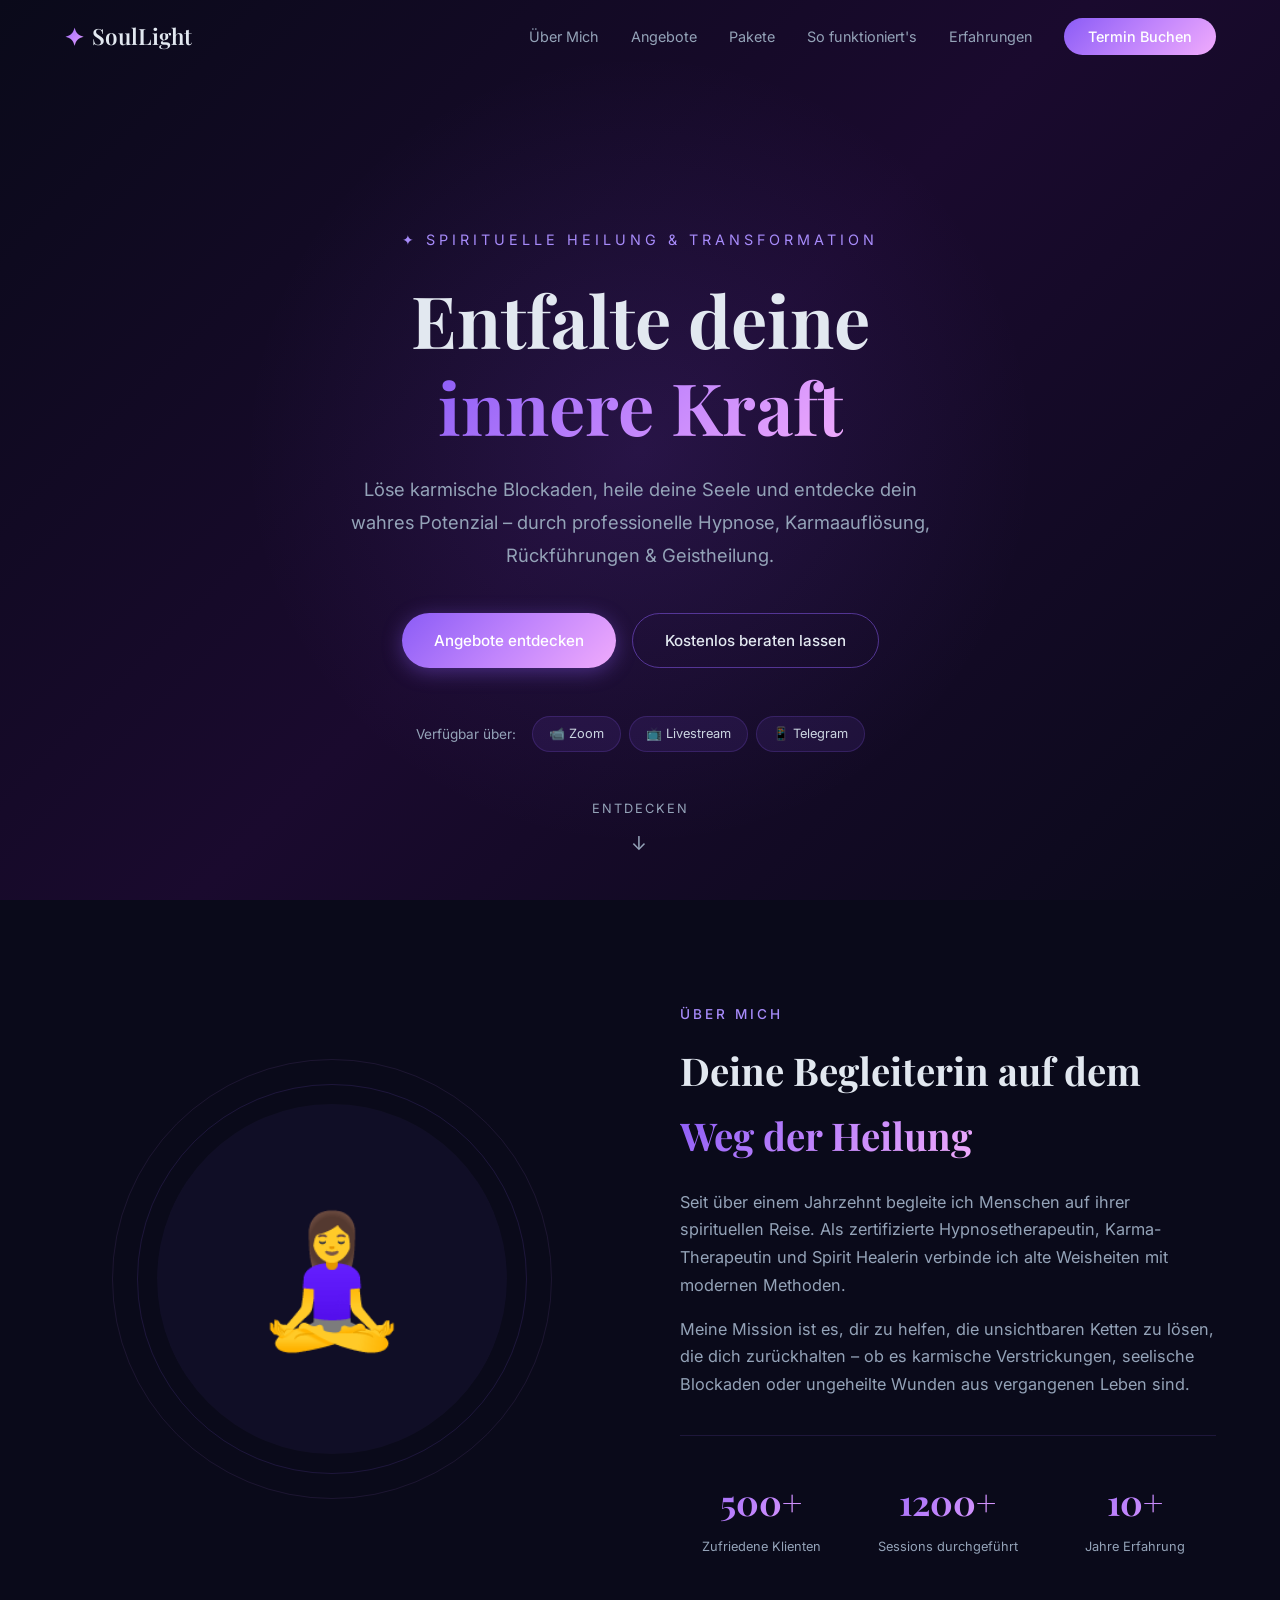
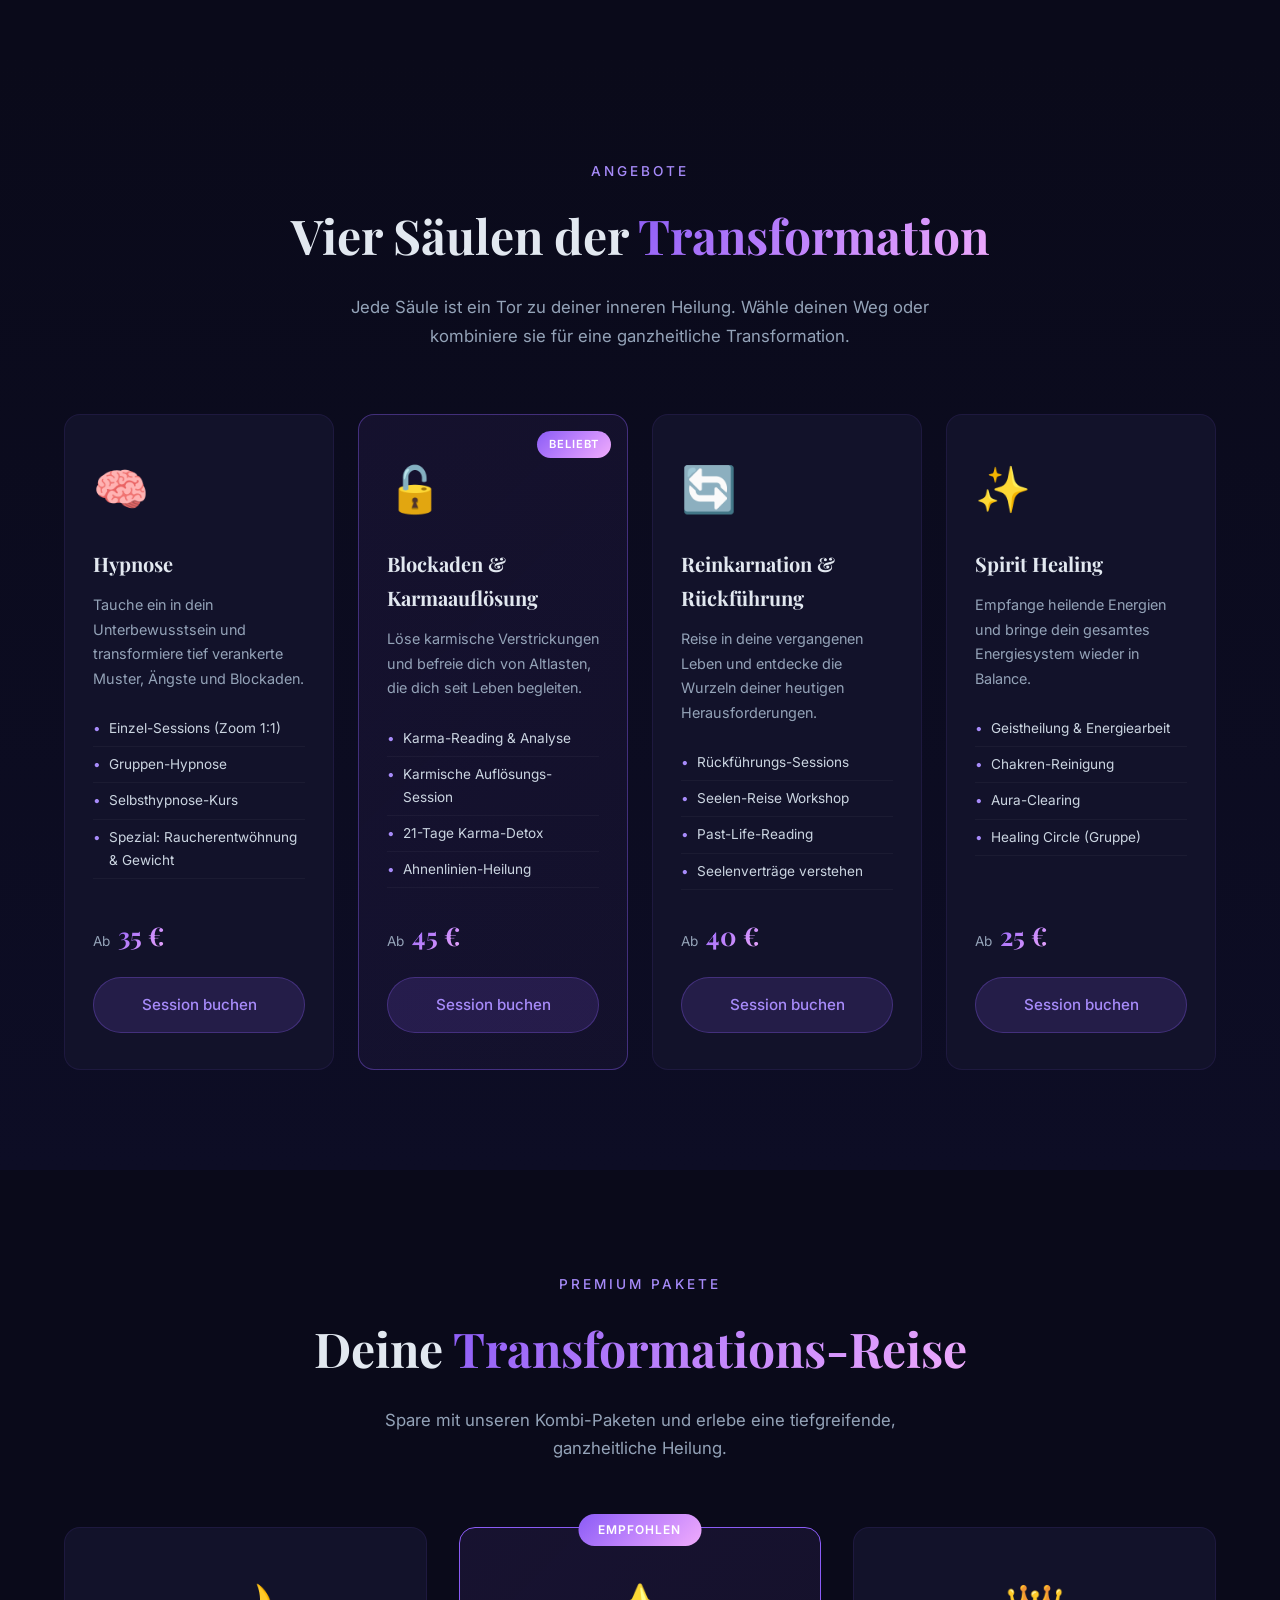
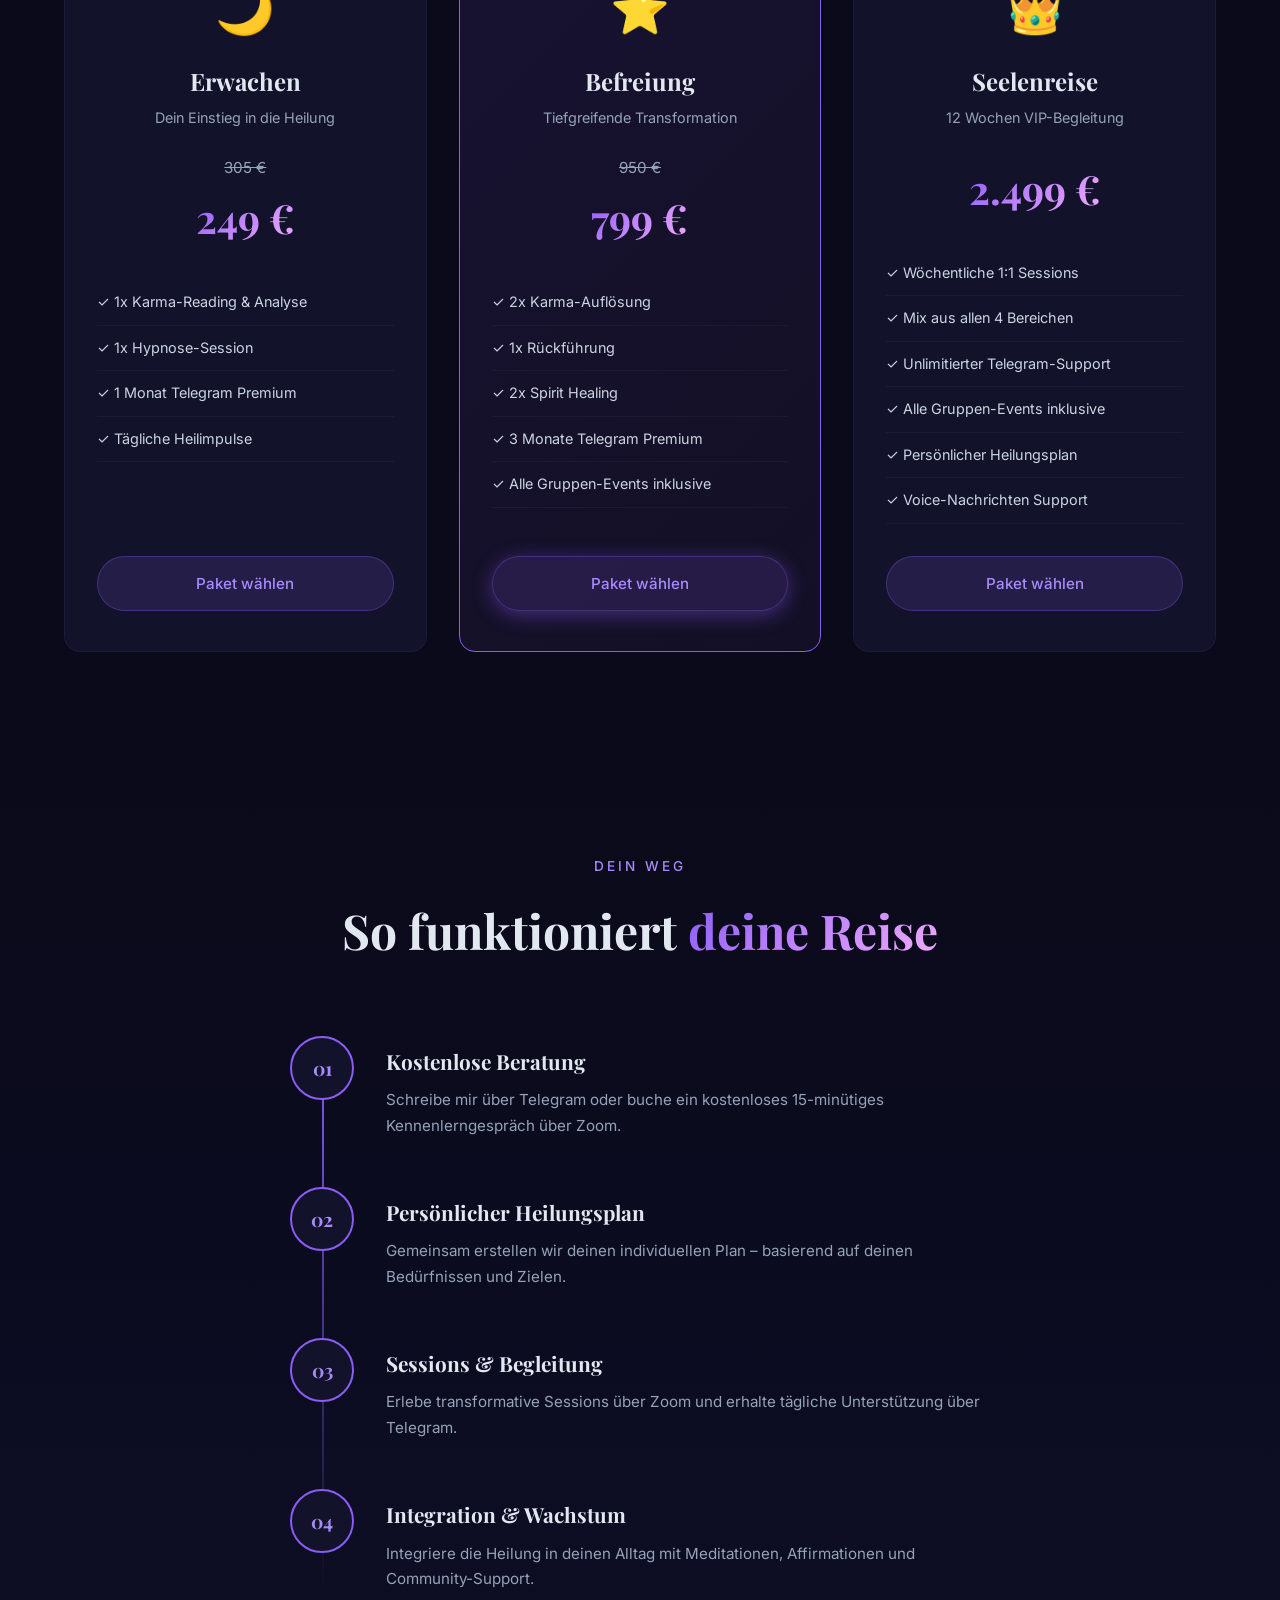
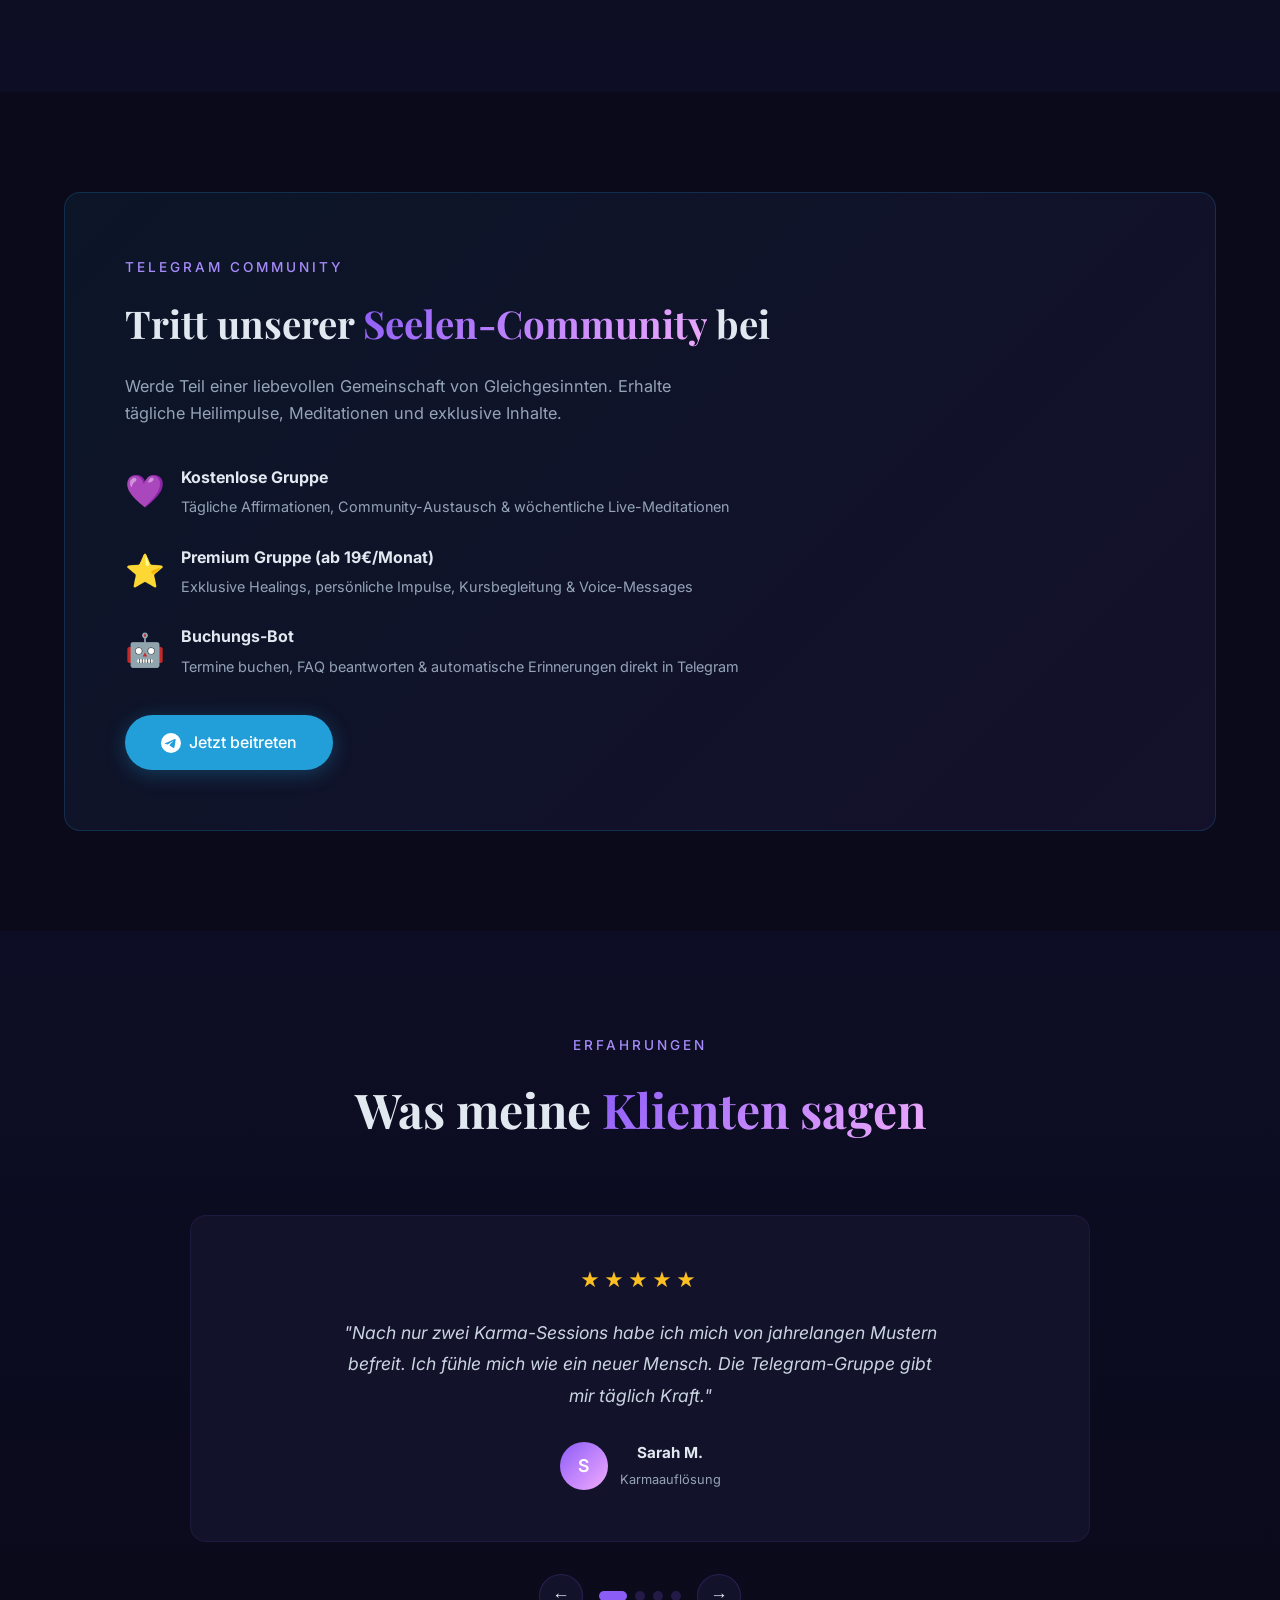
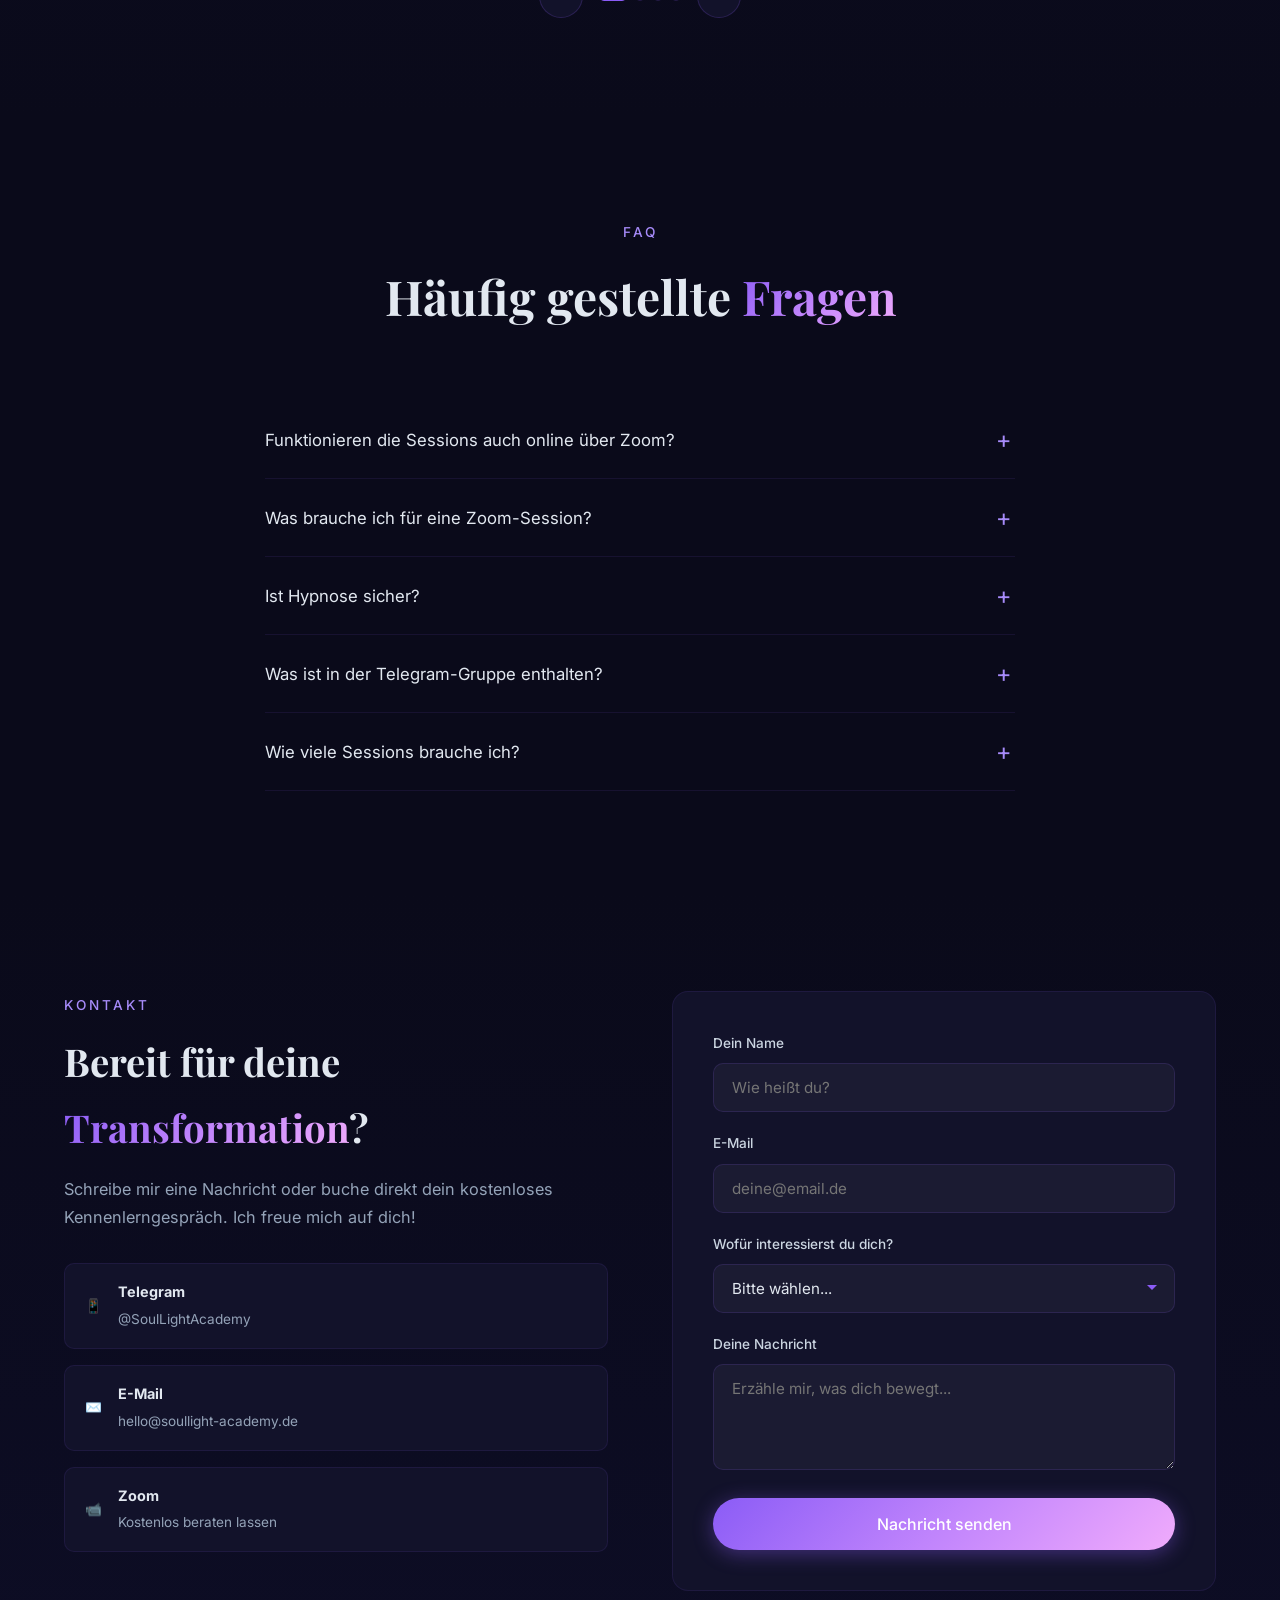
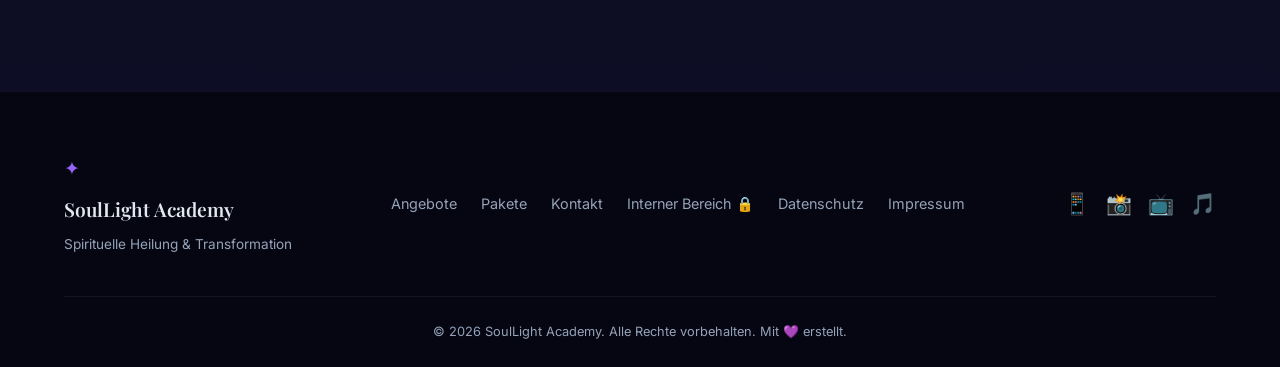
<file: index.html>
<!DOCTYPE html>
<html lang="de">
<head>
    <meta charset="UTF-8">
    <meta name="viewport" content="width=device-width, initial-scale=1.0">
    <title>SoulLight Academy – Spirituelle Heilung & Transformation</title>
    <meta name="description" content="Hypnose, Karmaauflösung, Reinkarnation & Spirit Healing – Online Sessions über Zoom, Livestream & Telegram. Deine spirituelle Reise beginnt hier.">
    <link rel="preconnect" href="https://fonts.googleapis.com">
    <link rel="preconnect" href="https://fonts.gstatic.com" crossorigin>
    <link href="https://fonts.googleapis.com/css2?family=Playfair+Display:ital,wght@0,400;0,600;0,700;1,400&family=Inter:wght@300;400;500;600&display=swap" rel="stylesheet">
    <link rel="stylesheet" href="styles.css">
</head>
<body>
    <!-- ===== NAVIGATION ===== -->
    <nav class="navbar" id="navbar">
        <div class="nav-container">
            <a href="#hero" class="nav-logo">
                <span class="logo-icon">✦</span>
                <span>SoulLight</span>
            </a>
            <ul class="nav-links" id="navLinks">
                <li><a href="#about">Über Mich</a></li>
                <li><a href="#services">Angebote</a></li>
                <li><a href="#packages">Pakete</a></li>
                <li><a href="#process">So funktioniert's</a></li>
                <li><a href="#testimonials">Erfahrungen</a></li>
                <li><a href="#contact" class="nav-cta">Termin Buchen</a></li>
            </ul>
            <button class="nav-toggle" id="navToggle" aria-label="Menü öffnen">
                <span></span><span></span><span></span>
            </button>
        </div>
    </nav>

    <!-- ===== HERO ===== -->
    <section class="hero" id="hero">
        <div class="hero-particles" id="particles"></div>
        <div class="hero-content">
            <p class="hero-tagline" data-aos="fade-up">✦ Spirituelle Heilung & Transformation</p>
            <h1 data-aos="fade-up" data-delay="100">
                Entfalte deine<br>
                <span class="gradient-text">innere Kraft</span>
            </h1>
            <p class="hero-description" data-aos="fade-up" data-delay="200">
                Löse karmische Blockaden, heile deine Seele und entdecke dein wahres Potenzial – 
                durch professionelle Hypnose, Karmaauflösung, Rückführungen & Geistheilung.
            </p>
            <div class="hero-buttons" data-aos="fade-up" data-delay="300">
                <a href="#services" class="btn btn-primary">Angebote entdecken</a>
                <a href="#contact" class="btn btn-outline">Kostenlos beraten lassen</a>
            </div>
            <div class="hero-platforms" data-aos="fade-up" data-delay="400">
                <span>Verfügbar über:</span>
                <div class="platform-badges">
                    <span class="badge">📹 Zoom</span>
                    <span class="badge">📺 Livestream</span>
                    <span class="badge">📱 Telegram</span>
                </div>
            </div>
        </div>
        <div class="hero-scroll">
            <a href="#about">
                <span>Entdecken</span>
                <div class="scroll-arrow">↓</div>
            </a>
        </div>
    </section>

    <!-- ===== ABOUT ===== -->
    <section class="section about" id="about">
        <div class="container">
            <div class="about-grid">
                <div class="about-image" data-aos="fade-right">
                    <div class="image-placeholder">
                        <div class="aura-ring"></div>
                        <div class="aura-ring ring-2"></div>
                        <div class="about-icon">🧘‍♀️</div>
                    </div>
                </div>
                <div class="about-content" data-aos="fade-left">
                    <span class="section-label">Über Mich</span>
                    <h2>Deine Begleiterin auf dem <span class="gradient-text">Weg der Heilung</span></h2>
                    <p>
                        Seit über einem Jahrzehnt begleite ich Menschen auf ihrer spirituellen Reise. 
                        Als zertifizierte Hypnosetherapeutin, Karma-Therapeutin und Spirit Healerin 
                        verbinde ich alte Weisheiten mit modernen Methoden.
                    </p>
                    <p>
                        Meine Mission ist es, dir zu helfen, die unsichtbaren Ketten zu lösen, 
                        die dich zurückhalten – ob es karmische Verstrickungen, seelische Blockaden 
                        oder ungeheilte Wunden aus vergangenen Leben sind.
                    </p>
                    <div class="about-stats">
                        <div class="stat">
                            <span class="stat-number" data-count="500">0</span>
                            <span class="stat-label">Zufriedene Klienten</span>
                        </div>
                        <div class="stat">
                            <span class="stat-number" data-count="1200">0</span>
                            <span class="stat-label">Sessions durchgeführt</span>
                        </div>
                        <div class="stat">
                            <span class="stat-number" data-count="10">0</span>
                            <span class="stat-label">Jahre Erfahrung</span>
                        </div>
                    </div>
                </div>
            </div>
        </div>
    </section>

    <!-- ===== SERVICES ===== -->
    <section class="section services" id="services">
        <div class="container">
            <div class="section-header" data-aos="fade-up">
                <span class="section-label">Angebote</span>
                <h2>Vier Säulen der <span class="gradient-text">Transformation</span></h2>
                <p class="section-desc">Jede Säule ist ein Tor zu deiner inneren Heilung. Wähle deinen Weg oder kombiniere sie für eine ganzheitliche Transformation.</p>
            </div>

            <div class="services-grid">
                <!-- Hypnose -->
                <div class="service-card" data-aos="fade-up" data-delay="0">
                    <div class="card-glow"></div>
                    <div class="card-icon">🧠</div>
                    <h3>Hypnose</h3>
                    <p>Tauche ein in dein Unterbewusstsein und transformiere tief verankerte Muster, Ängste und Blockaden.</p>
                    <ul class="card-features">
                        <li>Einzel-Sessions (Zoom 1:1)</li>
                        <li>Gruppen-Hypnose</li>
                        <li>Selbsthypnose-Kurs</li>
                        <li>Spezial: Raucherentwöhnung & Gewicht</li>
                    </ul>
                    <div class="card-price">
                        <span>Ab</span>
                        <strong>35 €</strong>
                    </div>
                    <a href="#contact" class="btn btn-card">Session buchen</a>
                </div>

                <!-- Karma -->
                <div class="service-card featured" data-aos="fade-up" data-delay="100">
                    <div class="card-badge">Beliebt</div>
                    <div class="card-glow"></div>
                    <div class="card-icon">🔓</div>
                    <h3>Blockaden & Karmaauflösung</h3>
                    <p>Löse karmische Verstrickungen und befreie dich von Altlasten, die dich seit Leben begleiten.</p>
                    <ul class="card-features">
                        <li>Karma-Reading & Analyse</li>
                        <li>Karmische Auflösungs-Session</li>
                        <li>21-Tage Karma-Detox</li>
                        <li>Ahnenlinien-Heilung</li>
                    </ul>
                    <div class="card-price">
                        <span>Ab</span>
                        <strong>45 €</strong>
                    </div>
                    <a href="#contact" class="btn btn-card">Session buchen</a>
                </div>

                <!-- Reinkarnation -->
                <div class="service-card" data-aos="fade-up" data-delay="200">
                    <div class="card-glow"></div>
                    <div class="card-icon">🔄</div>
                    <h3>Reinkarnation & Rückführung</h3>
                    <p>Reise in deine vergangenen Leben und entdecke die Wurzeln deiner heutigen Herausforderungen.</p>
                    <ul class="card-features">
                        <li>Rückführungs-Sessions</li>
                        <li>Seelen-Reise Workshop</li>
                        <li>Past-Life-Reading</li>
                        <li>Seelenverträge verstehen</li>
                    </ul>
                    <div class="card-price">
                        <span>Ab</span>
                        <strong>40 €</strong>
                    </div>
                    <a href="#contact" class="btn btn-card">Session buchen</a>
                </div>

                <!-- Spirit Healing -->
                <div class="service-card" data-aos="fade-up" data-delay="300">
                    <div class="card-glow"></div>
                    <div class="card-icon">✨</div>
                    <h3>Spirit Healing</h3>
                    <p>Empfange heilende Energien und bringe dein gesamtes Energiesystem wieder in Balance.</p>
                    <ul class="card-features">
                        <li>Geistheilung & Energiearbeit</li>
                        <li>Chakren-Reinigung</li>
                        <li>Aura-Clearing</li>
                        <li>Healing Circle (Gruppe)</li>
                    </ul>
                    <div class="card-price">
                        <span>Ab</span>
                        <strong>25 €</strong>
                    </div>
                    <a href="#contact" class="btn btn-card">Session buchen</a>
                </div>
            </div>
        </div>
    </section>

    <!-- ===== PACKAGES ===== -->
    <section class="section packages" id="packages">
        <div class="container">
            <div class="section-header" data-aos="fade-up">
                <span class="section-label">Premium Pakete</span>
                <h2>Deine <span class="gradient-text">Transformations-Reise</span></h2>
                <p class="section-desc">Spare mit unseren Kombi-Paketen und erlebe eine tiefgreifende, ganzheitliche Heilung.</p>
            </div>

            <div class="packages-grid">
                <!-- Starter -->
                <div class="package-card" data-aos="fade-up" data-delay="0">
                    <div class="package-header">
                        <span class="package-emoji">🌙</span>
                        <h3>Erwachen</h3>
                        <p class="package-subtitle">Dein Einstieg in die Heilung</p>
                    </div>
                    <div class="package-price">
                        <span class="price-old">305 €</span>
                        <span class="price-current">249 €</span>
                    </div>
                    <ul class="package-features">
                        <li>✓ 1x Karma-Reading & Analyse</li>
                        <li>✓ 1x Hypnose-Session</li>
                        <li>✓ 1 Monat Telegram Premium</li>
                        <li>✓ Tägliche Heilimpulse</li>
                    </ul>
                    <a href="#contact" class="btn btn-package">Paket wählen</a>
                </div>

                <!-- Transformation -->
                <div class="package-card package-featured" data-aos="fade-up" data-delay="100">
                    <div class="package-badge">Empfohlen</div>
                    <div class="package-header">
                        <span class="package-emoji">⭐</span>
                        <h3>Befreiung</h3>
                        <p class="package-subtitle">Tiefgreifende Transformation</p>
                    </div>
                    <div class="package-price">
                        <span class="price-old">950 €</span>
                        <span class="price-current">799 €</span>
                    </div>
                    <ul class="package-features">
                        <li>✓ 2x Karma-Auflösung</li>
                        <li>✓ 1x Rückführung</li>
                        <li>✓ 2x Spirit Healing</li>
                        <li>✓ 3 Monate Telegram Premium</li>
                        <li>✓ Alle Gruppen-Events inklusive</li>
                    </ul>
                    <a href="#contact" class="btn btn-primary btn-package">Paket wählen</a>
                </div>

                <!-- VIP -->
                <div class="package-card" data-aos="fade-up" data-delay="200">
                    <div class="package-header">
                        <span class="package-emoji">👑</span>
                        <h3>Seelenreise</h3>
                        <p class="package-subtitle">12 Wochen VIP-Begleitung</p>
                    </div>
                    <div class="package-price">
                        <span class="price-current">2.499 €</span>
                    </div>
                    <ul class="package-features">
                        <li>✓ Wöchentliche 1:1 Sessions</li>
                        <li>✓ Mix aus allen 4 Bereichen</li>
                        <li>✓ Unlimitierter Telegram-Support</li>
                        <li>✓ Alle Gruppen-Events inklusive</li>
                        <li>✓ Persönlicher Heilungsplan</li>
                        <li>✓ Voice-Nachrichten Support</li>
                    </ul>
                    <a href="#contact" class="btn btn-package">Paket wählen</a>
                </div>
            </div>
        </div>
    </section>

    <!-- ===== PROCESS ===== -->
    <section class="section process" id="process">
        <div class="container">
            <div class="section-header" data-aos="fade-up">
                <span class="section-label">Dein Weg</span>
                <h2>So funktioniert <span class="gradient-text">deine Reise</span></h2>
            </div>

            <div class="process-steps">
                <div class="process-line"></div>

                <div class="process-step" data-aos="fade-up" data-delay="0">
                    <div class="step-number">01</div>
                    <div class="step-content">
                        <h3>Kostenlose Beratung</h3>
                        <p>Schreibe mir über Telegram oder buche ein kostenloses 15-minütiges Kennenlerngespräch über Zoom.</p>
                    </div>
                </div>

                <div class="process-step" data-aos="fade-up" data-delay="100">
                    <div class="step-number">02</div>
                    <div class="step-content">
                        <h3>Persönlicher Heilungsplan</h3>
                        <p>Gemeinsam erstellen wir deinen individuellen Plan – basierend auf deinen Bedürfnissen und Zielen.</p>
                    </div>
                </div>

                <div class="process-step" data-aos="fade-up" data-delay="200">
                    <div class="step-number">03</div>
                    <div class="step-content">
                        <h3>Sessions & Begleitung</h3>
                        <p>Erlebe transformative Sessions über Zoom und erhalte tägliche Unterstützung über Telegram.</p>
                    </div>
                </div>

                <div class="process-step" data-aos="fade-up" data-delay="300">
                    <div class="step-number">04</div>
                    <div class="step-content">
                        <h3>Integration & Wachstum</h3>
                        <p>Integriere die Heilung in deinen Alltag mit Meditationen, Affirmationen und Community-Support.</p>
                    </div>
                </div>
            </div>
        </div>
    </section>

    <!-- ===== TELEGRAM ===== -->
    <section class="section telegram" id="telegram">
        <div class="container">
            <div class="telegram-content" data-aos="fade-up">
                <div class="telegram-info">
                    <span class="section-label">Telegram Community</span>
                    <h2>Tritt unserer <span class="gradient-text">Seelen-Community</span> bei</h2>
                    <p>Werde Teil einer liebevollen Gemeinschaft von Gleichgesinnten. Erhalte tägliche Heilimpulse, Meditationen und exklusive Inhalte.</p>
                    
                    <div class="telegram-features">
                        <div class="tg-feature">
                            <span class="tg-icon">💜</span>
                            <div>
                                <strong>Kostenlose Gruppe</strong>
                                <p>Tägliche Affirmationen, Community-Austausch & wöchentliche Live-Meditationen</p>
                            </div>
                        </div>
                        <div class="tg-feature">
                            <span class="tg-icon">⭐</span>
                            <div>
                                <strong>Premium Gruppe (ab 19€/Monat)</strong>
                                <p>Exklusive Healings, persönliche Impulse, Kursbegleitung & Voice-Messages</p>
                            </div>
                        </div>
                        <div class="tg-feature">
                            <span class="tg-icon">🤖</span>
                            <div>
                                <strong>Buchungs-Bot</strong>
                                <p>Termine buchen, FAQ beantworten & automatische Erinnerungen direkt in Telegram</p>
                            </div>
                        </div>
                    </div>

                    <a href="https://t.me/SoulLightAcademy" target="_blank" class="btn btn-telegram">
                        <svg width="20" height="20" viewBox="0 0 24 24" fill="currentColor"><path d="M11.944 0A12 12 0 0 0 0 12a12 12 0 0 0 12 12 12 12 0 0 0 12-12A12 12 0 0 0 12 0a12 12 0 0 0-.056 0zm4.962 7.224c.1-.002.321.023.465.14a.506.506 0 0 1 .171.325c.016.093.036.306.02.472-.18 1.898-.962 6.502-1.36 8.627-.168.9-.499 1.201-.82 1.23-.696.065-1.225-.46-1.9-.902-1.056-.693-1.653-1.124-2.678-1.8-1.185-.78-.417-1.21.258-1.91.177-.184 3.247-2.977 3.307-3.23.007-.032.014-.15-.056-.212s-.174-.041-.249-.024c-.106.024-1.793 1.14-5.061 3.345-.48.33-.913.49-1.302.48-.428-.008-1.252-.241-1.865-.44-.752-.245-1.349-.374-1.297-.789.027-.216.325-.437.893-.663 3.498-1.524 5.83-2.529 6.998-3.014 3.332-1.386 4.025-1.627 4.476-1.635z"/></svg>
                        Jetzt beitreten
                    </a>
                </div>
            </div>
        </div>
    </section>

    <!-- ===== TESTIMONIALS ===== -->
    <section class="section testimonials" id="testimonials">
        <div class="container">
            <div class="section-header" data-aos="fade-up">
                <span class="section-label">Erfahrungen</span>
                <h2>Was meine <span class="gradient-text">Klienten sagen</span></h2>
            </div>

            <div class="testimonials-slider" data-aos="fade-up">
                <div class="testimonial-track" id="testimonialTrack">
                    <div class="testimonial-card">
                        <div class="testimonial-stars">★★★★★</div>
                        <p>"Nach nur zwei Karma-Sessions habe ich mich von jahrelangen Mustern befreit. Ich fühle mich wie ein neuer Mensch. Die Telegram-Gruppe gibt mir täglich Kraft."</p>
                        <div class="testimonial-author">
                            <div class="author-avatar">S</div>
                            <div>
                                <strong>Sarah M.</strong>
                                <span>Karmaauflösung</span>
                            </div>
                        </div>
                    </div>

                    <div class="testimonial-card">
                        <div class="testimonial-stars">★★★★★</div>
                        <p>"Die Rückführung hat mir gezeigt, warum ich bestimmte Ängste hatte. Seit der Session sind sie verschwunden. Absolut lebensverändernd!"</p>
                        <div class="testimonial-author">
                            <div class="author-avatar">M</div>
                            <div>
                                <strong>Michael K.</strong>
                                <span>Reinkarnation</span>
                            </div>
                        </div>
                    </div>

                    <div class="testimonial-card">
                        <div class="testimonial-stars">★★★★★</div>
                        <p>"Die Hypnose-Sessions über Zoom waren unglaublich intensiv. Ich hätte nie gedacht, dass das online so gut funktioniert. Besser als jede Praxis!"</p>
                        <div class="testimonial-author">
                            <div class="author-avatar">L</div>
                            <div>
                                <strong>Laura B.</strong>
                                <span>Hypnose</span>
                            </div>
                        </div>
                    </div>

                    <div class="testimonial-card">
                        <div class="testimonial-stars">★★★★★</div>
                        <p>"Das VIP-Paket war die beste Investition meines Lebens. 12 Wochen intensive Begleitung haben alles verändert. Die Kombination aus allen Methoden ist einzigartig."</p>
                        <div class="testimonial-author">
                            <div class="author-avatar">A</div>
                            <div>
                                <strong>Anna W.</strong>
                                <span>VIP Seelenreise</span>
                            </div>
                        </div>
                    </div>
                </div>

                <div class="testimonial-nav">
                    <button class="testi-btn testi-prev" id="testiPrev" aria-label="Vorherige">←</button>
                    <div class="testi-dots" id="testiDots"></div>
                    <button class="testi-btn testi-next" id="testiNext" aria-label="Nächste">→</button>
                </div>
            </div>
        </div>
    </section>

    <!-- ===== FAQ ===== -->
    <section class="section faq" id="faq">
        <div class="container">
            <div class="section-header" data-aos="fade-up">
                <span class="section-label">FAQ</span>
                <h2>Häufig gestellte <span class="gradient-text">Fragen</span></h2>
            </div>

            <div class="faq-list" data-aos="fade-up">
                <div class="faq-item">
                    <button class="faq-question">
                        <span>Funktionieren die Sessions auch online über Zoom?</span>
                        <span class="faq-toggle">+</span>
                    </button>
                    <div class="faq-answer">
                        <p>Ja, absolut! Energie kennt keine Grenzen. Meine Online-Sessions über Zoom sind genauso wirkungsvoll wie vor Ort. Viele Klienten berichten sogar, dass sie sich in ihrer vertrauten Umgebung besser öffnen können.</p>
                    </div>
                </div>

                <div class="faq-item">
                    <button class="faq-question">
                        <span>Was brauche ich für eine Zoom-Session?</span>
                        <span class="faq-toggle">+</span>
                    </button>
                    <div class="faq-answer">
                        <p>Du brauchst lediglich einen ruhigen Raum, eine stabile Internetverbindung, Kopfhörer und ein Gerät mit Kamera (Laptop, Tablet oder Handy). Ich empfehle, dich bequem hinzulegen.</p>
                    </div>
                </div>

                <div class="faq-item">
                    <button class="faq-question">
                        <span>Ist Hypnose sicher?</span>
                        <span class="faq-toggle">+</span>
                    </button>
                    <div class="faq-answer">
                        <p>Ja, therapeutische Hypnose ist absolut sicher. Du behältst jederzeit die volle Kontrolle und kannst die Hypnose jederzeit beenden. Es ist ein natürlicher Zustand tiefer Entspannung.</p>
                    </div>
                </div>

                <div class="faq-item">
                    <button class="faq-question">
                        <span>Was ist in der Telegram-Gruppe enthalten?</span>
                        <span class="faq-toggle">+</span>
                    </button>
                    <div class="faq-answer">
                        <p>In der kostenlosen Gruppe erhältst du tägliche Affirmationen und Community-Austausch. Die Premium-Gruppe bietet exklusive Healings, persönliche Voice-Messages, Kursbegleitung und direkten Support.</p>
                    </div>
                </div>

                <div class="faq-item">
                    <button class="faq-question">
                        <span>Wie viele Sessions brauche ich?</span>
                        <span class="faq-toggle">+</span>
                    </button>
                    <div class="faq-answer">
                        <p>Das ist sehr individuell. Manche Klienten spüren bereits nach einer Session deutliche Veränderungen. Für tiefgreifende Transformation empfehle ich mindestens 3-4 Sessions oder eines unserer Pakete.</p>
                    </div>
                </div>
            </div>
        </div>
    </section>

    <!-- ===== CONTACT / CTA ===== -->
    <section class="section contact" id="contact">
        <div class="container">
            <div class="contact-grid">
                <div class="contact-info" data-aos="fade-right">
                    <span class="section-label">Kontakt</span>
                    <h2>Bereit für deine <span class="gradient-text">Transformation</span>?</h2>
                    <p>Schreibe mir eine Nachricht oder buche direkt dein kostenloses Kennenlerngespräch. Ich freue mich auf dich!</p>
                    
                    <div class="contact-channels">
                        <a href="https://t.me/SoulLightAcademy" class="contact-channel" target="_blank">
                            <span class="channel-icon">📱</span>
                            <div>
                                <strong>Telegram</strong>
                                <span>@SoulLightAcademy</span>
                            </div>
                        </a>
                        <a href="mailto:hello@soullight-academy.de" class="contact-channel">
                            <span class="channel-icon">✉️</span>
                            <div>
                                <strong>E-Mail</strong>
                                <span>hello@soullight-academy.de</span>
                            </div>
                        </a>
                        <a href="#" class="contact-channel">
                            <span class="channel-icon">📹</span>
                            <div>
                                <strong>Zoom</strong>
                                <span>Kostenlos beraten lassen</span>
                            </div>
                        </a>
                    </div>
                </div>

                <div class="contact-form-wrap" data-aos="fade-left">
                    <form class="contact-form" id="contactForm">
                        <div class="form-group">
                            <label for="name">Dein Name</label>
                            <input type="text" id="name" name="name" placeholder="Wie heißt du?" required>
                        </div>
                        <div class="form-group">
                            <label for="email">E-Mail</label>
                            <input type="email" id="email" name="email" placeholder="deine@email.de" required>
                        </div>
                        <div class="form-group">
                            <label for="service">Wofür interessierst du dich?</label>
                            <select id="service" name="service" required>
                                <option value="" disabled selected>Bitte wählen...</option>
                                <option value="hypnose">🧠 Hypnose</option>
                                <option value="karma">🔓 Karmaauflösung</option>
                                <option value="reinkarnation">🔄 Reinkarnation</option>
                                <option value="spirit-healing">✨ Spirit Healing</option>
                                <option value="paket-erwachen">🌙 Paket: Erwachen</option>
                                <option value="paket-befreiung">⭐ Paket: Befreiung</option>
                                <option value="paket-seelenreise">👑 Paket: Seelenreise</option>
                                <option value="telegram">📱 Telegram Gruppe</option>
                                <option value="sonstiges">Sonstiges</option>
                            </select>
                        </div>
                        <div class="form-group">
                            <label for="message">Deine Nachricht</label>
                            <textarea id="message" name="message" rows="4" placeholder="Erzähle mir, was dich bewegt..."></textarea>
                        </div>
                        <button type="submit" class="btn btn-primary btn-submit">
                            <span>Nachricht senden</span>
                            <span class="btn-loader" style="display:none;">Sende...</span>
                        </button>
                        <div class="form-success" id="formSuccess" style="display:none;">
                            <span>✨</span> Danke für deine Nachricht! Ich melde mich innerhalb von 24 Stunden bei dir.
                        </div>
                    </form>
                </div>
            </div>
        </div>
    </section>

    <!-- ===== FOOTER ===== -->
    <footer class="footer">
        <div class="container">
            <div class="footer-content">
                <div class="footer-brand">
                    <span class="logo-icon">✦</span>
                    <span class="footer-logo">SoulLight Academy</span>
                    <p>Spirituelle Heilung & Transformation</p>
                </div>
                <div class="footer-links">
                    <a href="#services">Angebote</a>
                    <a href="#packages">Pakete</a>
                    <a href="#contact">Kontakt</a>
                    <a href="login.html">Interner Bereich 🔒</a>
                    <a href="datenschutz.html">Datenschutz</a>
                    <a href="impressum.html">Impressum</a>
                </div>
                <div class="footer-social">
                    <a href="https://t.me/SoulLightAcademy" aria-label="Telegram" target="_blank">📱</a>
                    <a href="#" aria-label="Instagram">📸</a>
                    <a href="#" aria-label="YouTube">📺</a>
                    <a href="#" aria-label="TikTok">🎵</a>
                </div>
            </div>
            <div class="footer-bottom">
                <p>© 2026 SoulLight Academy. Alle Rechte vorbehalten. Mit 💜 erstellt.</p>
            </div>
        </div>
    </footer>

    <script src="script.js"></script>
</body>
</html>
</file>
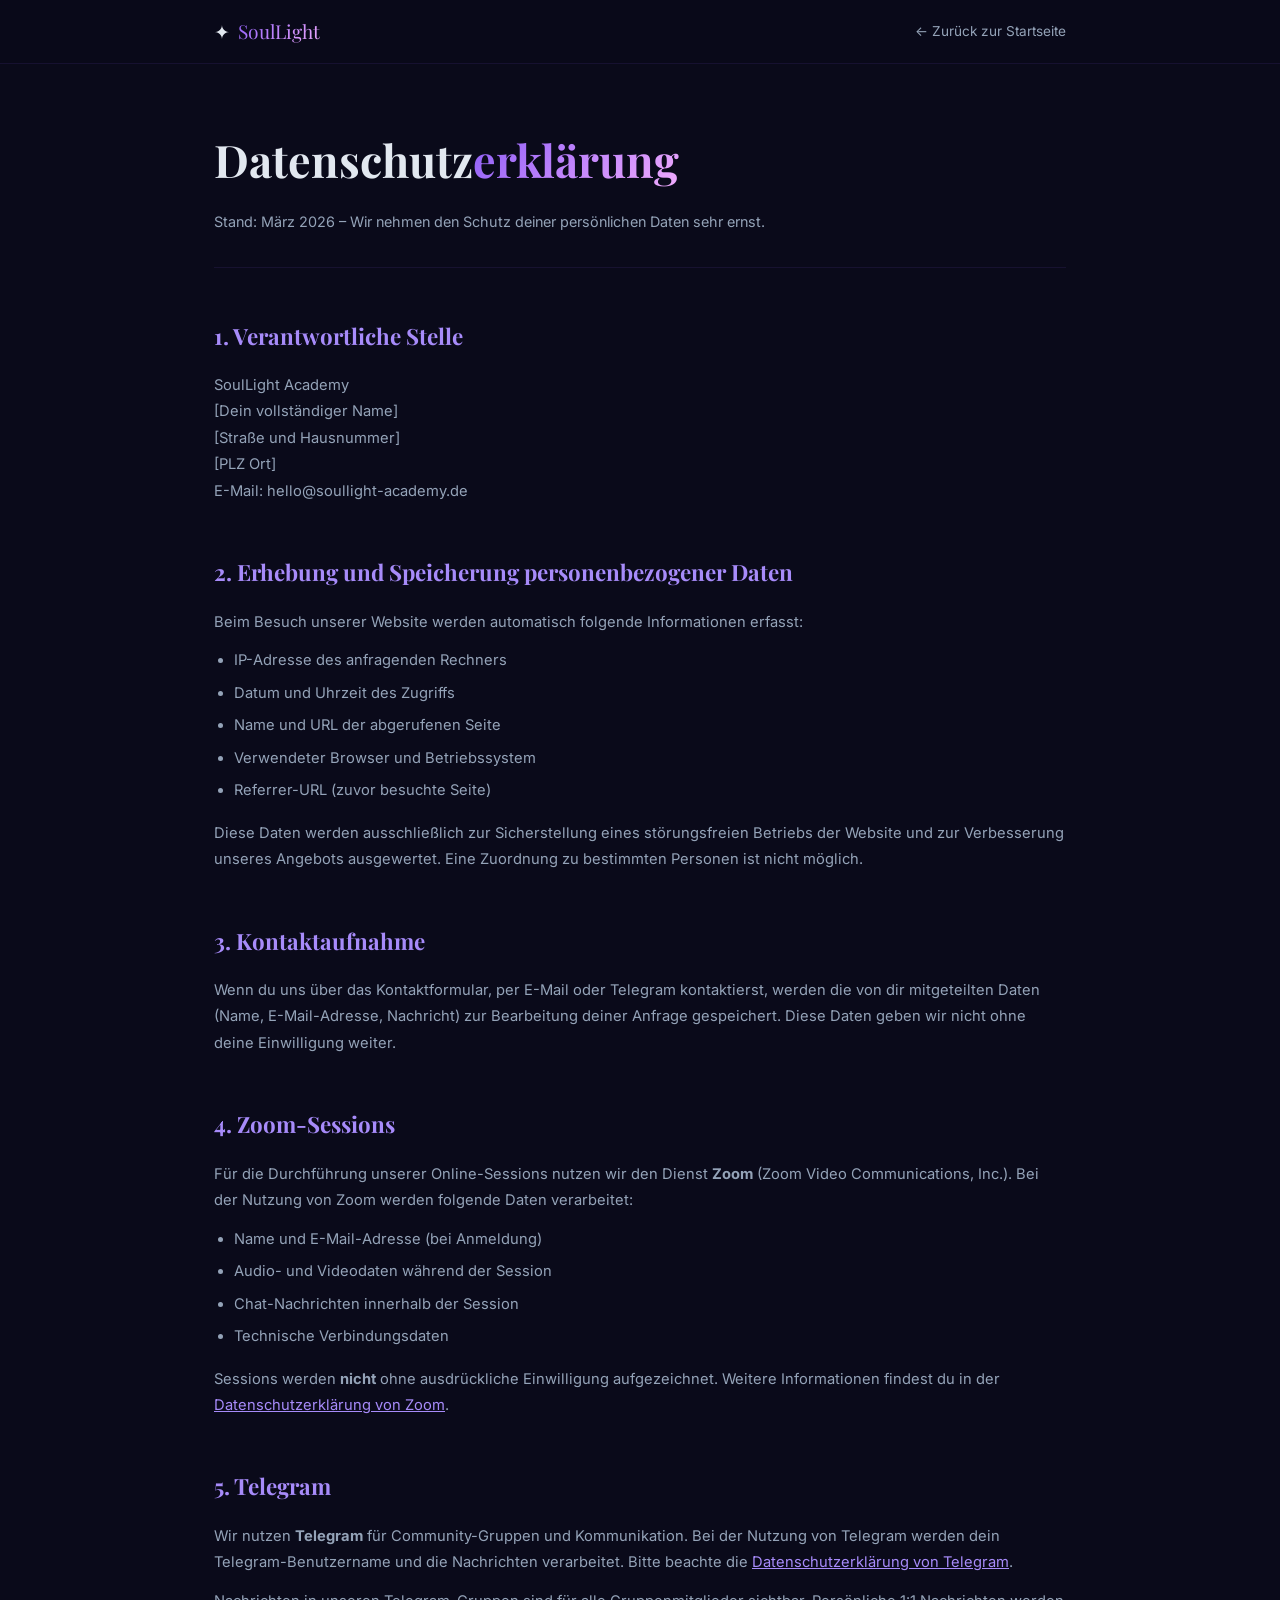
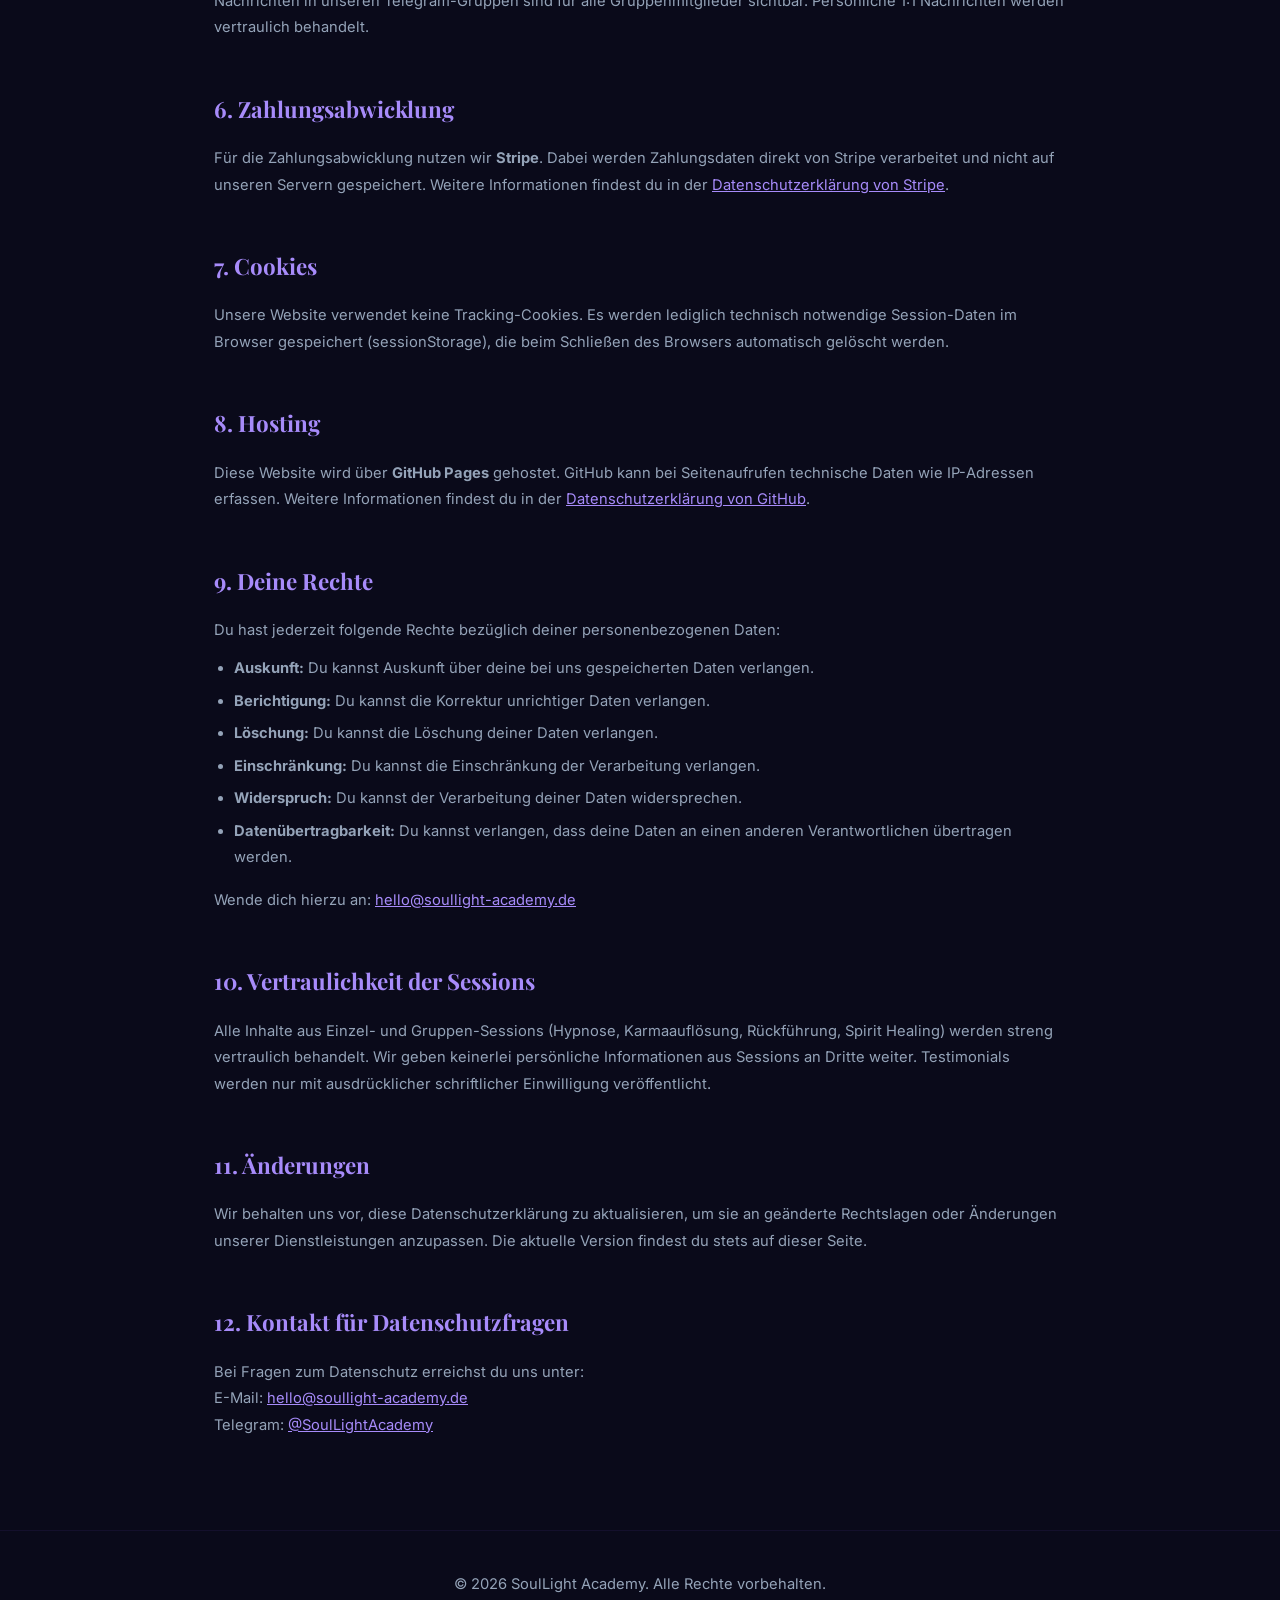
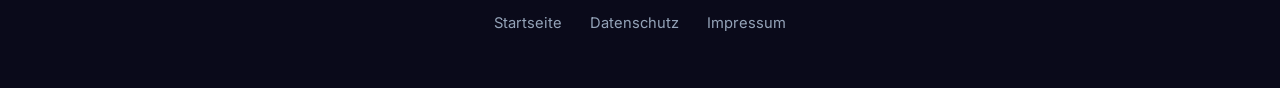
<file: datenschutz.html>
<!DOCTYPE html>
<html lang="de">
<head>
    <meta charset="UTF-8">
    <meta name="viewport" content="width=device-width, initial-scale=1.0">
    <title>Datenschutzerklärung – SoulLight Academy</title>
    <link rel="preconnect" href="https://fonts.googleapis.com">
    <link rel="preconnect" href="https://fonts.gstatic.com" crossorigin>
    <link href="https://fonts.googleapis.com/css2?family=Playfair+Display:wght@400;600;700&family=Inter:wght@300;400;500;600&display=swap" rel="stylesheet">
    <style>
        :root {
            --primary: #8b5cf6;
            --primary-light: #a78bfa;
            --bg: #0a0a1a;
            --bg-card: #12122a;
            --text: #e2e8f0;
            --text-muted: #94a3b8;
            --gradient: linear-gradient(135deg, #8b5cf6, #c084fc, #f0abfc);
            --font-h: 'Playfair Display', Georgia, serif;
            --font: 'Inter', -apple-system, sans-serif;
        }
        * { margin: 0; padding: 0; box-sizing: border-box; }
        html { scroll-behavior: smooth; }
        body {
            font-family: var(--font);
            background: var(--bg);
            color: var(--text);
            line-height: 1.8;
            -webkit-font-smoothing: antialiased;
        }
        .topbar {
            position: fixed;
            top: 0;
            left: 0;
            right: 0;
            z-index: 100;
            background: rgba(10,10,26,0.95);
            backdrop-filter: blur(20px);
            border-bottom: 1px solid rgba(139,92,246,0.1);
            padding: 14px 0;
        }
        .topbar-inner {
            max-width: 900px;
            margin: 0 auto;
            padding: 0 24px;
            display: flex;
            align-items: center;
            justify-content: space-between;
        }
        .topbar-logo {
            text-decoration: none;
            font-family: var(--font-h);
            font-size: 1.2rem;
            color: var(--text);
            display: flex;
            align-items: center;
            gap: 8px;
        }
        .topbar-logo span {
            background: var(--gradient);
            -webkit-background-clip: text;
            -webkit-text-fill-color: transparent;
            background-clip: text;
        }
        .topbar-back {
            text-decoration: none;
            color: var(--text-muted);
            font-size: 0.85rem;
            transition: color 0.3s;
        }
        .topbar-back:hover { color: var(--primary-light); }
        .content {
            max-width: 900px;
            margin: 0 auto;
            padding: 120px 24px 80px;
        }
        .page-title {
            font-family: var(--font-h);
            font-size: clamp(1.8rem, 4vw, 2.8rem);
            margin-bottom: 8px;
        }
        .gt {
            background: var(--gradient);
            -webkit-background-clip: text;
            -webkit-text-fill-color: transparent;
            background-clip: text;
        }
        .page-subtitle {
            color: var(--text-muted);
            font-size: 0.9rem;
            margin-bottom: 48px;
            padding-bottom: 32px;
            border-bottom: 1px solid rgba(139,92,246,0.1);
        }
        h2 {
            font-family: var(--font-h);
            font-size: 1.4rem;
            margin-top: 48px;
            margin-bottom: 16px;
            color: var(--primary-light);
        }
        h3 {
            font-size: 1.05rem;
            margin-top: 28px;
            margin-bottom: 10px;
        }
        p, li {
            color: var(--text-muted);
            font-size: 0.92rem;
            margin-bottom: 12px;
        }
        ul {
            padding-left: 20px;
            margin-bottom: 16px;
        }
        li { margin-bottom: 6px; }
        a { color: var(--primary-light); }
        .footer {
            text-align: center;
            padding: 40px 24px;
            border-top: 1px solid rgba(139,92,246,0.08);
            color: var(--text-muted);
            font-size: 0.8rem;
        }
        .footer a {
            color: var(--text-muted);
            text-decoration: none;
            margin: 0 12px;
        }
        .footer a:hover { color: var(--primary-light); }
    </style>
</head>
<body>
    <nav class="topbar">
        <div class="topbar-inner">
            <a href="index.html" class="topbar-logo">✦ <span>SoulLight</span></a>
            <a href="index.html" class="topbar-back">← Zurück zur Startseite</a>
        </div>
    </nav>

    <main class="content">
        <h1 class="page-title">Datenschutz<span class="gt">erklärung</span></h1>
        <p class="page-subtitle">Stand: März 2026 – Wir nehmen den Schutz deiner persönlichen Daten sehr ernst.</p>

        <h2>1. Verantwortliche Stelle</h2>
        <p>
            SoulLight Academy<br>
            [Dein vollständiger Name]<br>
            [Straße und Hausnummer]<br>
            [PLZ Ort]<br>
            E-Mail: hello@soullight-academy.de
        </p>

        <h2>2. Erhebung und Speicherung personenbezogener Daten</h2>
        <p>Beim Besuch unserer Website werden automatisch folgende Informationen erfasst:</p>
        <ul>
            <li>IP-Adresse des anfragenden Rechners</li>
            <li>Datum und Uhrzeit des Zugriffs</li>
            <li>Name und URL der abgerufenen Seite</li>
            <li>Verwendeter Browser und Betriebssystem</li>
            <li>Referrer-URL (zuvor besuchte Seite)</li>
        </ul>
        <p>Diese Daten werden ausschließlich zur Sicherstellung eines störungsfreien Betriebs der Website und zur Verbesserung unseres Angebots ausgewertet. Eine Zuordnung zu bestimmten Personen ist nicht möglich.</p>

        <h2>3. Kontaktaufnahme</h2>
        <p>Wenn du uns über das Kontaktformular, per E-Mail oder Telegram kontaktierst, werden die von dir mitgeteilten Daten (Name, E-Mail-Adresse, Nachricht) zur Bearbeitung deiner Anfrage gespeichert. Diese Daten geben wir nicht ohne deine Einwilligung weiter.</p>

        <h2>4. Zoom-Sessions</h2>
        <p>Für die Durchführung unserer Online-Sessions nutzen wir den Dienst <strong>Zoom</strong> (Zoom Video Communications, Inc.). Bei der Nutzung von Zoom werden folgende Daten verarbeitet:</p>
        <ul>
            <li>Name und E-Mail-Adresse (bei Anmeldung)</li>
            <li>Audio- und Videodaten während der Session</li>
            <li>Chat-Nachrichten innerhalb der Session</li>
            <li>Technische Verbindungsdaten</li>
        </ul>
        <p>Sessions werden <strong>nicht</strong> ohne ausdrückliche Einwilligung aufgezeichnet. Weitere Informationen findest du in der <a href="https://zoom.us/de/privacy" target="_blank">Datenschutzerklärung von Zoom</a>.</p>

        <h2>5. Telegram</h2>
        <p>Wir nutzen <strong>Telegram</strong> für Community-Gruppen und Kommunikation. Bei der Nutzung von Telegram werden dein Telegram-Benutzername und die Nachrichten verarbeitet. Bitte beachte die <a href="https://telegram.org/privacy" target="_blank">Datenschutzerklärung von Telegram</a>.</p>
        <p>Nachrichten in unseren Telegram-Gruppen sind für alle Gruppenmitglieder sichtbar. Persönliche 1:1 Nachrichten werden vertraulich behandelt.</p>

        <h2>6. Zahlungsabwicklung</h2>
        <p>Für die Zahlungsabwicklung nutzen wir <strong>Stripe</strong>. Dabei werden Zahlungsdaten direkt von Stripe verarbeitet und nicht auf unseren Servern gespeichert. Weitere Informationen findest du in der <a href="https://stripe.com/de/privacy" target="_blank">Datenschutzerklärung von Stripe</a>.</p>

        <h2>7. Cookies</h2>
        <p>Unsere Website verwendet keine Tracking-Cookies. Es werden lediglich technisch notwendige Session-Daten im Browser gespeichert (sessionStorage), die beim Schließen des Browsers automatisch gelöscht werden.</p>

        <h2>8. Hosting</h2>
        <p>Diese Website wird über <strong>GitHub Pages</strong> gehostet. GitHub kann bei Seitenaufrufen technische Daten wie IP-Adressen erfassen. Weitere Informationen findest du in der <a href="https://docs.github.com/de/site-policy/privacy-policies/github-general-privacy-statement" target="_blank">Datenschutzerklärung von GitHub</a>.</p>

        <h2>9. Deine Rechte</h2>
        <p>Du hast jederzeit folgende Rechte bezüglich deiner personenbezogenen Daten:</p>
        <ul>
            <li><strong>Auskunft:</strong> Du kannst Auskunft über deine bei uns gespeicherten Daten verlangen.</li>
            <li><strong>Berichtigung:</strong> Du kannst die Korrektur unrichtiger Daten verlangen.</li>
            <li><strong>Löschung:</strong> Du kannst die Löschung deiner Daten verlangen.</li>
            <li><strong>Einschränkung:</strong> Du kannst die Einschränkung der Verarbeitung verlangen.</li>
            <li><strong>Widerspruch:</strong> Du kannst der Verarbeitung deiner Daten widersprechen.</li>
            <li><strong>Datenübertragbarkeit:</strong> Du kannst verlangen, dass deine Daten an einen anderen Verantwortlichen übertragen werden.</li>
        </ul>
        <p>Wende dich hierzu an: <a href="mailto:hello@soullight-academy.de">hello@soullight-academy.de</a></p>

        <h2>10. Vertraulichkeit der Sessions</h2>
        <p>Alle Inhalte aus Einzel- und Gruppen-Sessions (Hypnose, Karmaauflösung, Rückführung, Spirit Healing) werden streng vertraulich behandelt. Wir geben keinerlei persönliche Informationen aus Sessions an Dritte weiter. Testimonials werden nur mit ausdrücklicher schriftlicher Einwilligung veröffentlicht.</p>

        <h2>11. Änderungen</h2>
        <p>Wir behalten uns vor, diese Datenschutzerklärung zu aktualisieren, um sie an geänderte Rechtslagen oder Änderungen unserer Dienstleistungen anzupassen. Die aktuelle Version findest du stets auf dieser Seite.</p>

        <h2>12. Kontakt für Datenschutzfragen</h2>
        <p>
            Bei Fragen zum Datenschutz erreichst du uns unter:<br>
            E-Mail: <a href="mailto:hello@soullight-academy.de">hello@soullight-academy.de</a><br>
            Telegram: <a href="https://t.me/SoulLightAcademy" target="_blank">@SoulLightAcademy</a>
        </p>
    </main>

    <footer class="footer">
        <p>© 2026 SoulLight Academy. Alle Rechte vorbehalten.</p>
        <p style="margin-top: 8px;">
            <a href="index.html">Startseite</a>
            <a href="datenschutz.html">Datenschutz</a>
            <a href="impressum.html">Impressum</a>
        </p>
    </footer>
</body>
</html>
</file>
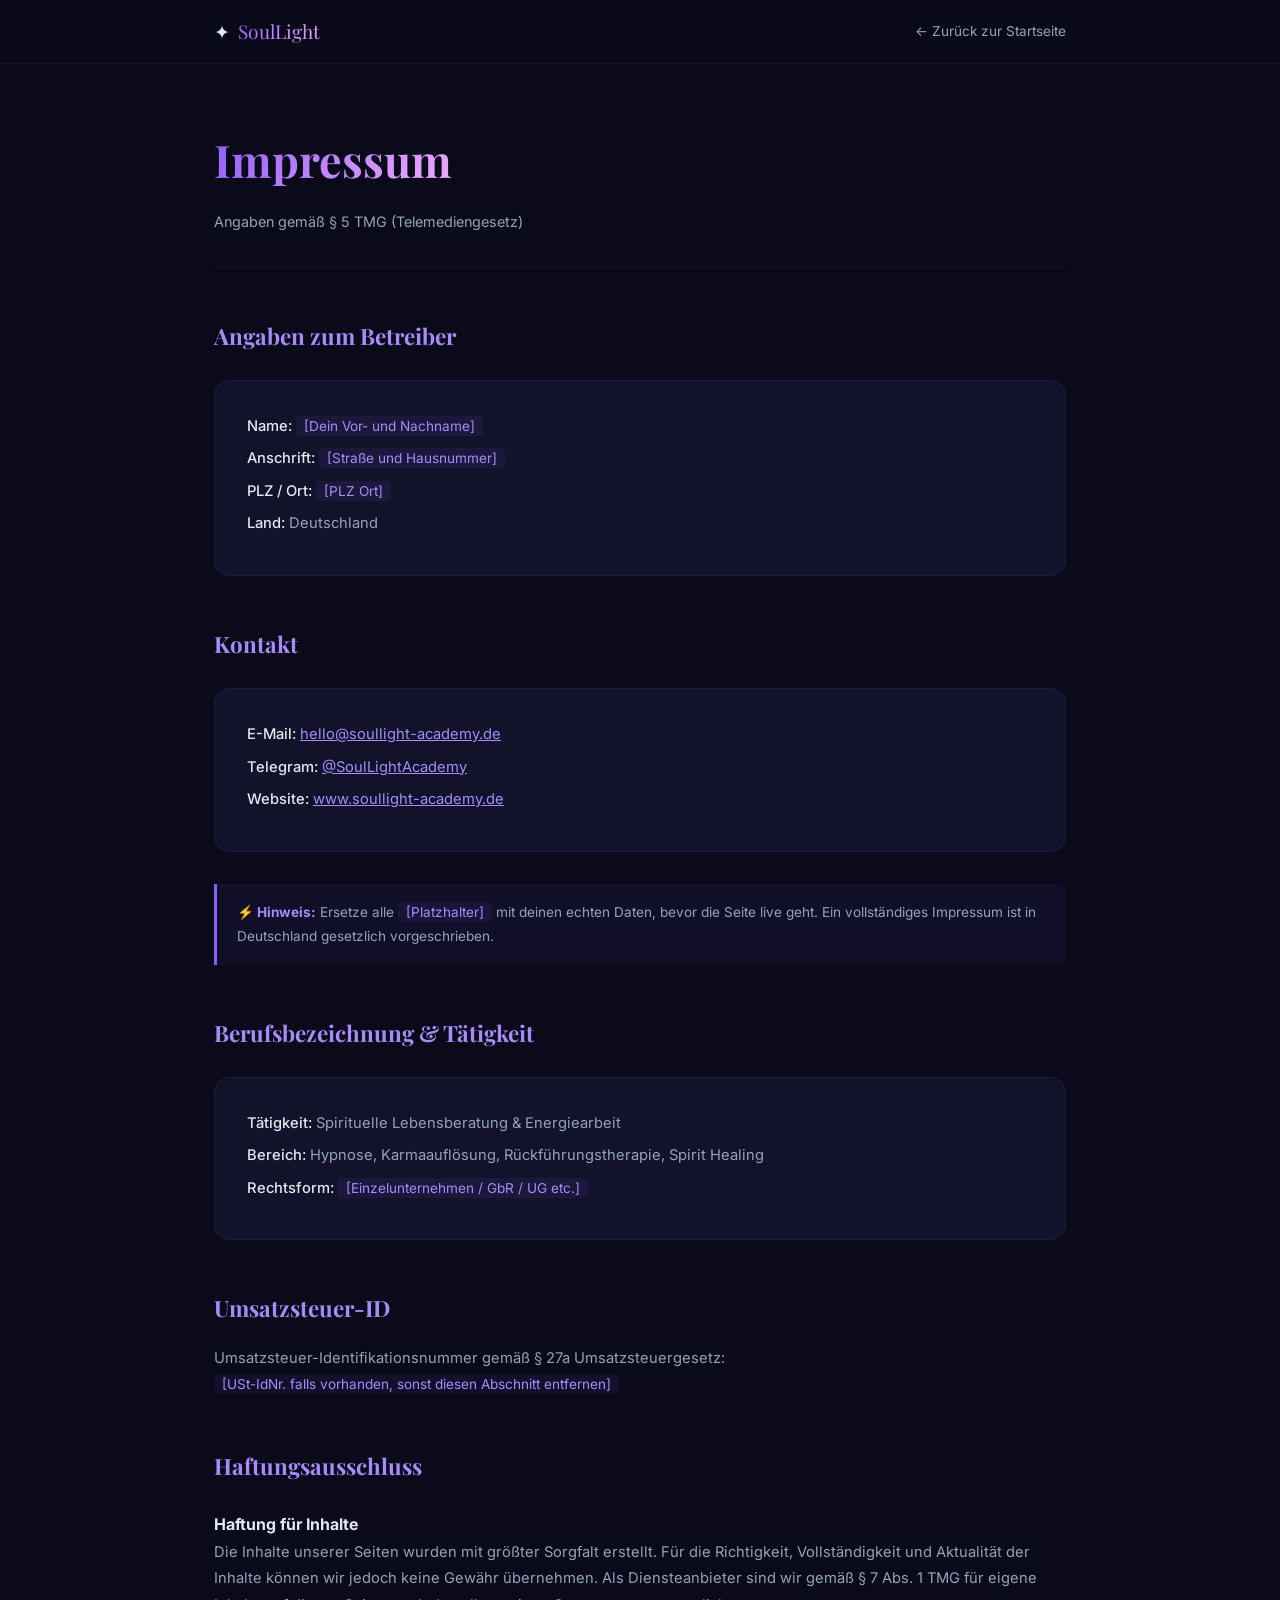
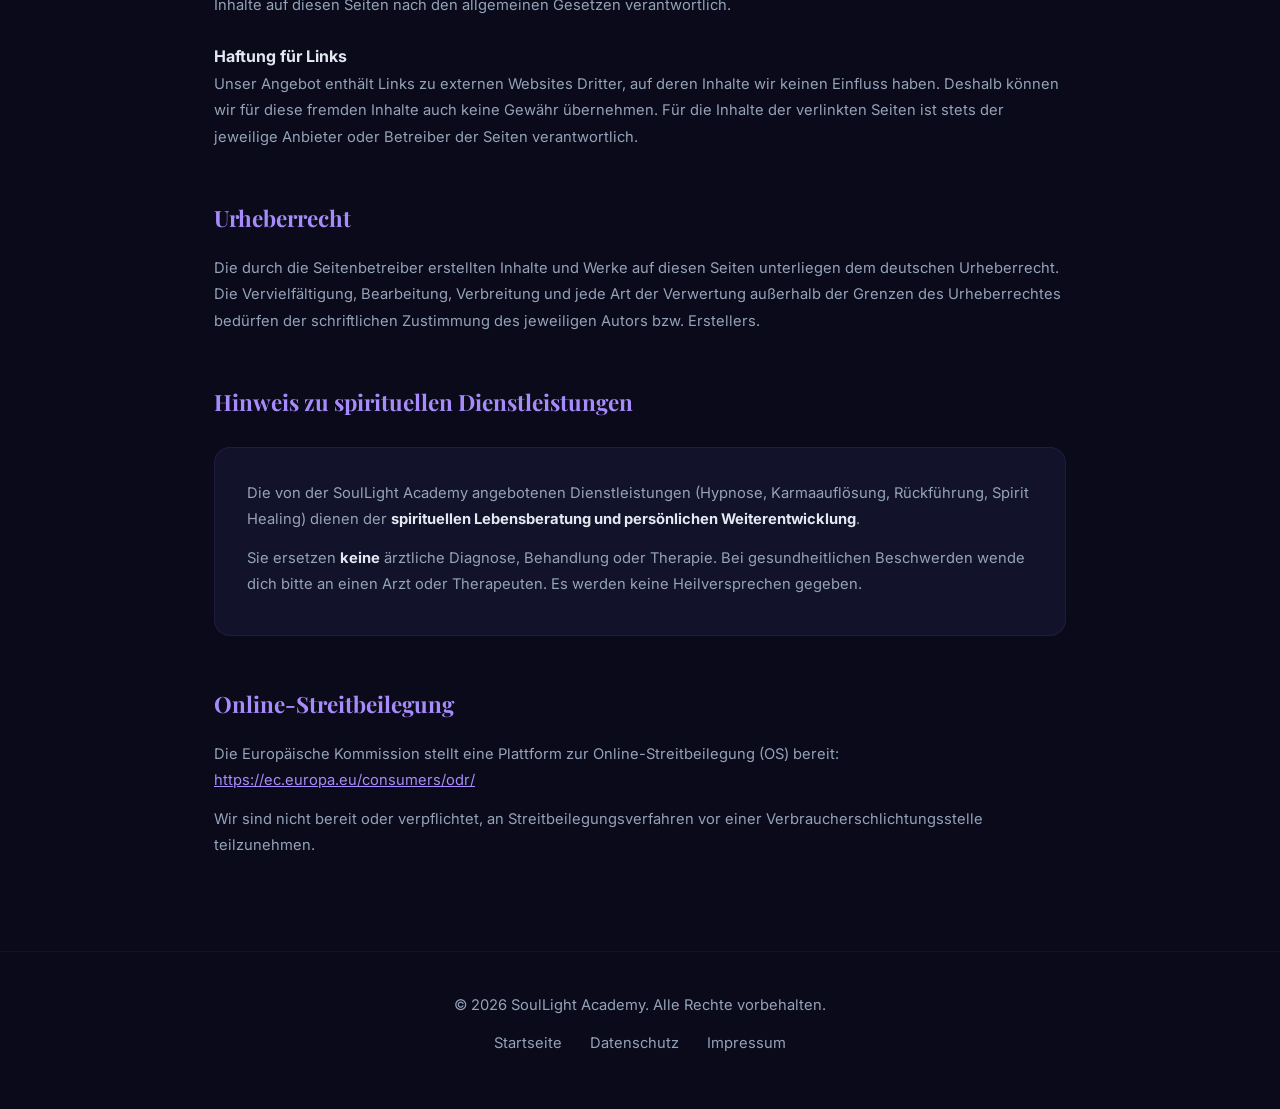
<file: impressum.html>
<!DOCTYPE html>
<html lang="de">
<head>
    <meta charset="UTF-8">
    <meta name="viewport" content="width=device-width, initial-scale=1.0">
    <title>Impressum – SoulLight Academy</title>
    <link rel="preconnect" href="https://fonts.googleapis.com">
    <link rel="preconnect" href="https://fonts.gstatic.com" crossorigin>
    <link href="https://fonts.googleapis.com/css2?family=Playfair+Display:wght@400;600;700&family=Inter:wght@300;400;500;600&display=swap" rel="stylesheet">
    <style>
        :root {
            --primary: #8b5cf6;
            --primary-light: #a78bfa;
            --bg: #0a0a1a;
            --bg-card: #12122a;
            --text: #e2e8f0;
            --text-muted: #94a3b8;
            --gradient: linear-gradient(135deg, #8b5cf6, #c084fc, #f0abfc);
            --font-h: 'Playfair Display', Georgia, serif;
            --font: 'Inter', -apple-system, sans-serif;
        }
        * { margin: 0; padding: 0; box-sizing: border-box; }
        html { scroll-behavior: smooth; }
        body {
            font-family: var(--font);
            background: var(--bg);
            color: var(--text);
            line-height: 1.8;
            -webkit-font-smoothing: antialiased;
        }
        .topbar {
            position: fixed;
            top: 0;
            left: 0;
            right: 0;
            z-index: 100;
            background: rgba(10,10,26,0.95);
            backdrop-filter: blur(20px);
            border-bottom: 1px solid rgba(139,92,246,0.1);
            padding: 14px 0;
        }
        .topbar-inner {
            max-width: 900px;
            margin: 0 auto;
            padding: 0 24px;
            display: flex;
            align-items: center;
            justify-content: space-between;
        }
        .topbar-logo {
            text-decoration: none;
            font-family: var(--font-h);
            font-size: 1.2rem;
            color: var(--text);
            display: flex;
            align-items: center;
            gap: 8px;
        }
        .topbar-logo span {
            background: var(--gradient);
            -webkit-background-clip: text;
            -webkit-text-fill-color: transparent;
            background-clip: text;
        }
        .topbar-back {
            text-decoration: none;
            color: var(--text-muted);
            font-size: 0.85rem;
            transition: color 0.3s;
        }
        .topbar-back:hover { color: var(--primary-light); }
        .content {
            max-width: 900px;
            margin: 0 auto;
            padding: 120px 24px 80px;
        }
        .page-title {
            font-family: var(--font-h);
            font-size: clamp(1.8rem, 4vw, 2.8rem);
            margin-bottom: 8px;
        }
        .gt {
            background: var(--gradient);
            -webkit-background-clip: text;
            -webkit-text-fill-color: transparent;
            background-clip: text;
        }
        .page-subtitle {
            color: var(--text-muted);
            font-size: 0.9rem;
            margin-bottom: 48px;
            padding-bottom: 32px;
            border-bottom: 1px solid rgba(139,92,246,0.1);
        }
        h2 {
            font-family: var(--font-h);
            font-size: 1.4rem;
            margin-top: 48px;
            margin-bottom: 16px;
            color: var(--primary-light);
        }
        p, li {
            color: var(--text-muted);
            font-size: 0.92rem;
            margin-bottom: 12px;
        }
        ul {
            padding-left: 20px;
            margin-bottom: 16px;
            list-style: none;
        }
        li { margin-bottom: 6px; }
        a { color: var(--primary-light); }
        .info-card {
            background: var(--bg-card);
            border: 1px solid rgba(139,92,246,0.12);
            border-radius: 16px;
            padding: 32px;
            margin: 24px 0;
        }
        .info-card p {
            margin-bottom: 6px;
        }
        .info-card .label {
            color: var(--text);
            font-weight: 500;
        }
        .placeholder {
            color: var(--primary-light);
            background: rgba(139,92,246,0.08);
            padding: 2px 8px;
            border-radius: 4px;
            font-size: 0.85rem;
        }
        .hinweis {
            background: rgba(139,92,246,0.06);
            border-left: 3px solid var(--primary);
            padding: 16px 20px;
            border-radius: 0 8px 8px 0;
            margin: 32px 0;
            font-size: 0.85rem;
            color: var(--text-muted);
        }
        .hinweis strong { color: var(--primary-light); }
        .footer {
            text-align: center;
            padding: 40px 24px;
            border-top: 1px solid rgba(139,92,246,0.08);
            color: var(--text-muted);
            font-size: 0.8rem;
        }
        .footer a {
            color: var(--text-muted);
            text-decoration: none;
            margin: 0 12px;
        }
        .footer a:hover { color: var(--primary-light); }
    </style>
</head>
<body>
    <nav class="topbar">
        <div class="topbar-inner">
            <a href="index.html" class="topbar-logo">✦ <span>SoulLight</span></a>
            <a href="index.html" class="topbar-back">← Zurück zur Startseite</a>
        </div>
    </nav>

    <main class="content">
        <h1 class="page-title"><span class="gt">Impressum</span></h1>
        <p class="page-subtitle">Angaben gemäß § 5 TMG (Telemediengesetz)</p>

        <h2>Angaben zum Betreiber</h2>
        <div class="info-card">
            <p><span class="label">Name:</span> <span class="placeholder">[Dein Vor- und Nachname]</span></p>
            <p><span class="label">Anschrift:</span> <span class="placeholder">[Straße und Hausnummer]</span></p>
            <p><span class="label">PLZ / Ort:</span> <span class="placeholder">[PLZ Ort]</span></p>
            <p><span class="label">Land:</span> Deutschland</p>
        </div>

        <h2>Kontakt</h2>
        <div class="info-card">
            <p><span class="label">E-Mail:</span> <a href="mailto:hello@soullight-academy.de">hello@soullight-academy.de</a></p>
            <p><span class="label">Telegram:</span> <a href="https://t.me/SoulLightAcademy" target="_blank">@SoulLightAcademy</a></p>
            <p><span class="label">Website:</span> <a href="index.html">www.soullight-academy.de</a></p>
        </div>

        <div class="hinweis">
            <strong>⚡ Hinweis:</strong> Ersetze alle <span class="placeholder">[Platzhalter]</span> mit deinen echten Daten, bevor die Seite live geht. Ein vollständiges Impressum ist in Deutschland gesetzlich vorgeschrieben.
        </div>

        <h2>Berufsbezeichnung &amp; Tätigkeit</h2>
        <div class="info-card">
            <p><span class="label">Tätigkeit:</span> Spirituelle Lebensberatung &amp; Energiearbeit</p>
            <p><span class="label">Bereich:</span> Hypnose, Karmaauflösung, Rückführungstherapie, Spirit Healing</p>
            <p><span class="label">Rechtsform:</span> <span class="placeholder">[Einzelunternehmen / GbR / UG etc.]</span></p>
        </div>

        <h2>Umsatzsteuer-ID</h2>
        <p>Umsatzsteuer-Identifikationsnummer gemäß § 27a Umsatzsteuergesetz:<br>
        <span class="placeholder">[USt-IdNr. falls vorhanden, sonst diesen Abschnitt entfernen]</span></p>

        <h2>Haftungsausschluss</h2>

        <h3 style="margin-top: 24px; font-size: 1rem;">Haftung für Inhalte</h3>
        <p>Die Inhalte unserer Seiten wurden mit größter Sorgfalt erstellt. Für die Richtigkeit, Vollständigkeit und Aktualität der Inhalte können wir jedoch keine Gewähr übernehmen. Als Diensteanbieter sind wir gemäß § 7 Abs. 1 TMG für eigene Inhalte auf diesen Seiten nach den allgemeinen Gesetzen verantwortlich.</p>

        <h3 style="margin-top: 24px; font-size: 1rem;">Haftung für Links</h3>
        <p>Unser Angebot enthält Links zu externen Websites Dritter, auf deren Inhalte wir keinen Einfluss haben. Deshalb können wir für diese fremden Inhalte auch keine Gewähr übernehmen. Für die Inhalte der verlinkten Seiten ist stets der jeweilige Anbieter oder Betreiber der Seiten verantwortlich.</p>

        <h2>Urheberrecht</h2>
        <p>Die durch die Seitenbetreiber erstellten Inhalte und Werke auf diesen Seiten unterliegen dem deutschen Urheberrecht. Die Vervielfältigung, Bearbeitung, Verbreitung und jede Art der Verwertung außerhalb der Grenzen des Urheberrechtes bedürfen der schriftlichen Zustimmung des jeweiligen Autors bzw. Erstellers.</p>

        <h2>Hinweis zu spirituellen Dienstleistungen</h2>
        <div class="info-card">
            <p>Die von der SoulLight Academy angebotenen Dienstleistungen (Hypnose, Karmaauflösung, Rückführung, Spirit Healing) dienen der <strong style="color: var(--text);">spirituellen Lebensberatung und persönlichen Weiterentwicklung</strong>.</p>
            <p style="margin-top: 12px;">Sie ersetzen <strong style="color: var(--text);">keine</strong> ärztliche Diagnose, Behandlung oder Therapie. Bei gesundheitlichen Beschwerden wende dich bitte an einen Arzt oder Therapeuten. Es werden keine Heilversprechen gegeben.</p>
        </div>

        <h2>Online-Streitbeilegung</h2>
        <p>Die Europäische Kommission stellt eine Plattform zur Online-Streitbeilegung (OS) bereit: <a href="https://ec.europa.eu/consumers/odr/" target="_blank">https://ec.europa.eu/consumers/odr/</a></p>
        <p>Wir sind nicht bereit oder verpflichtet, an Streitbeilegungsverfahren vor einer Verbraucherschlichtungsstelle teilzunehmen.</p>
    </main>

    <footer class="footer">
        <p>© 2026 SoulLight Academy. Alle Rechte vorbehalten.</p>
        <p style="margin-top: 8px;">
            <a href="index.html">Startseite</a>
            <a href="datenschutz.html">Datenschutz</a>
            <a href="impressum.html">Impressum</a>
        </p>
    </footer>
</body>
</html>
</file>
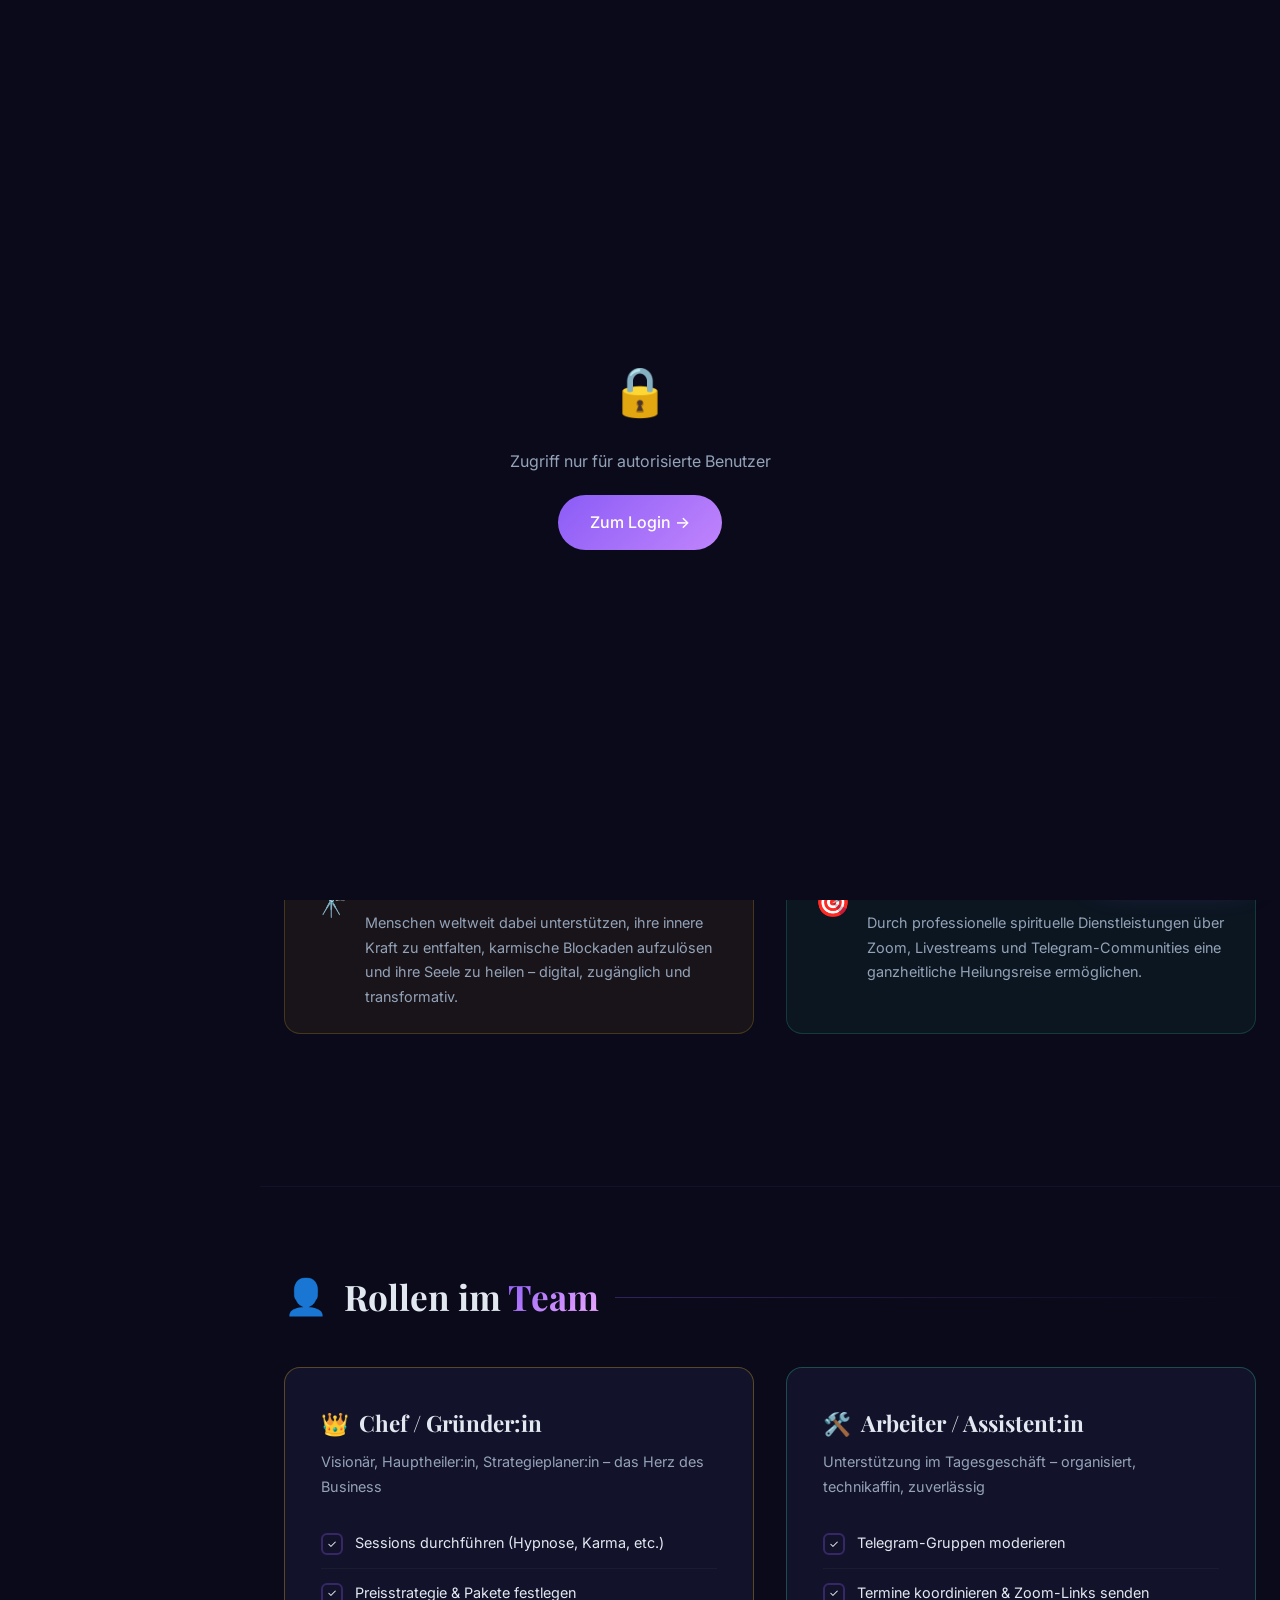
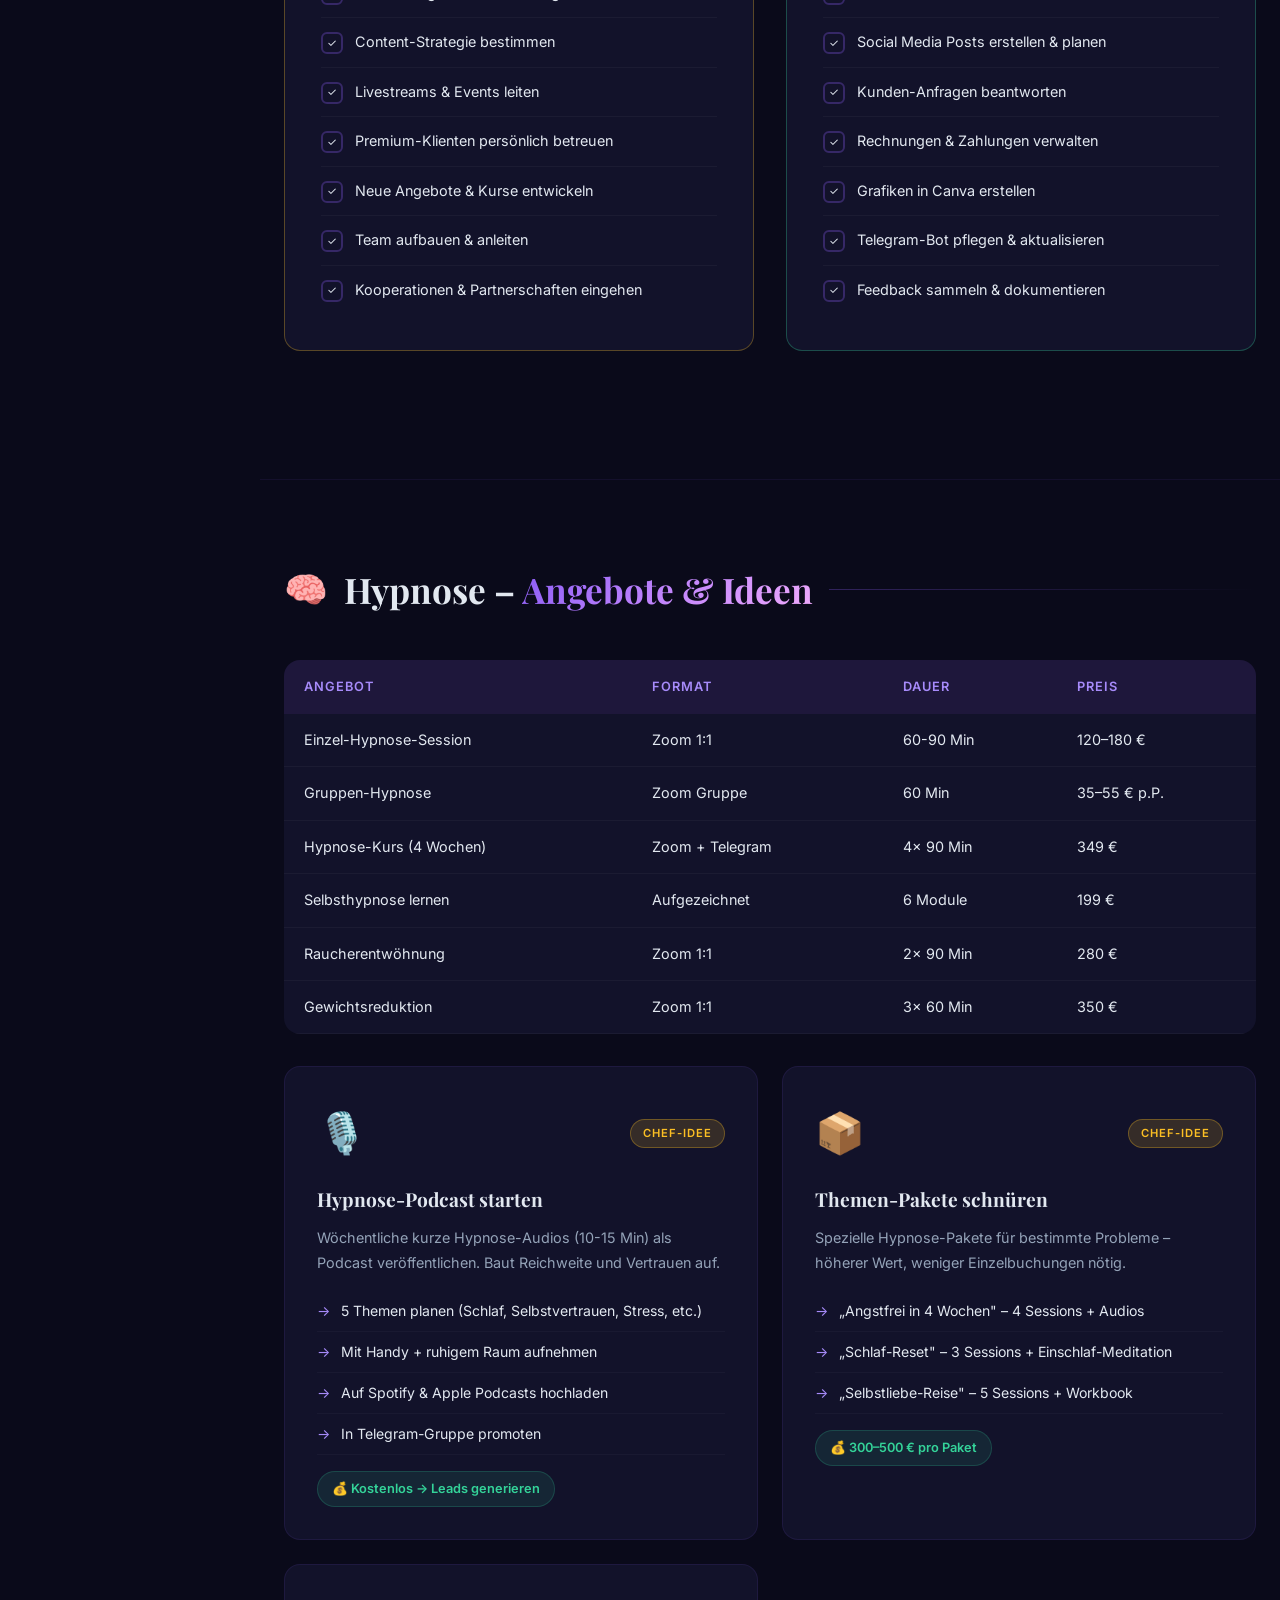
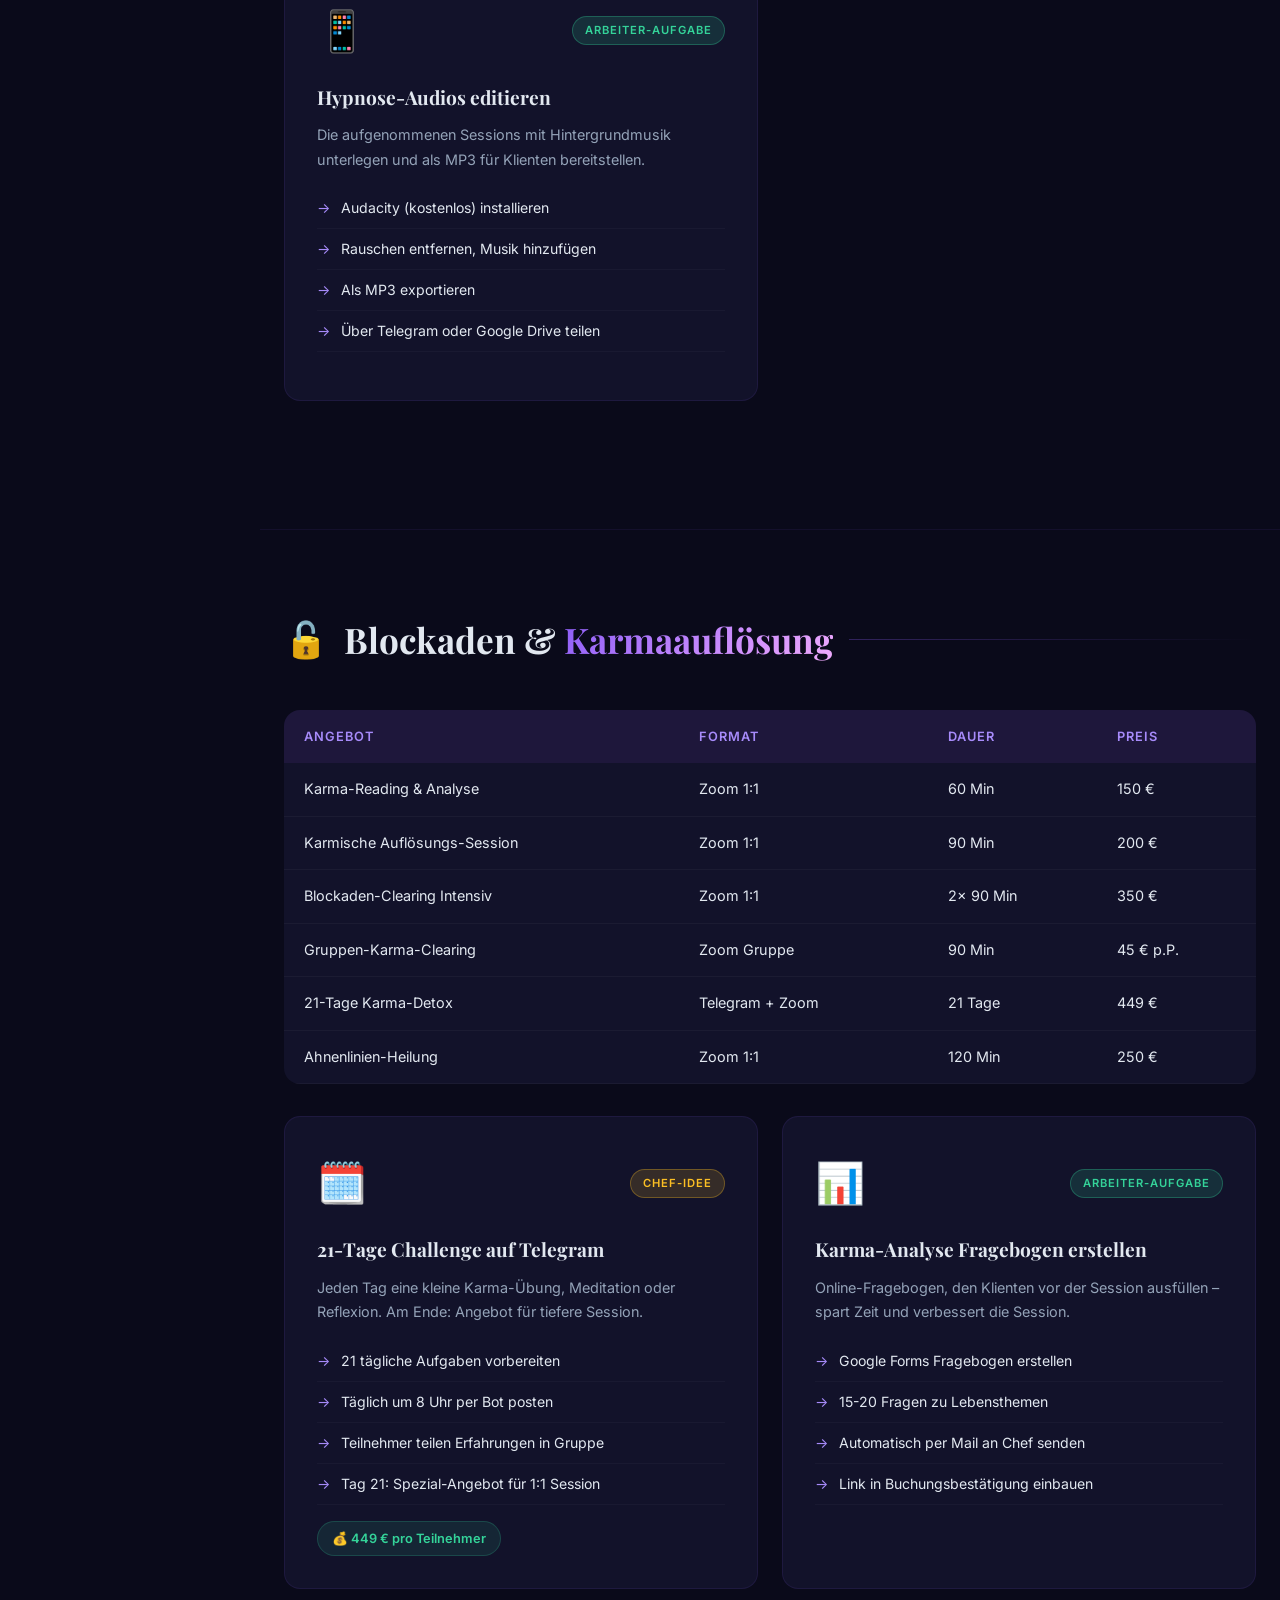
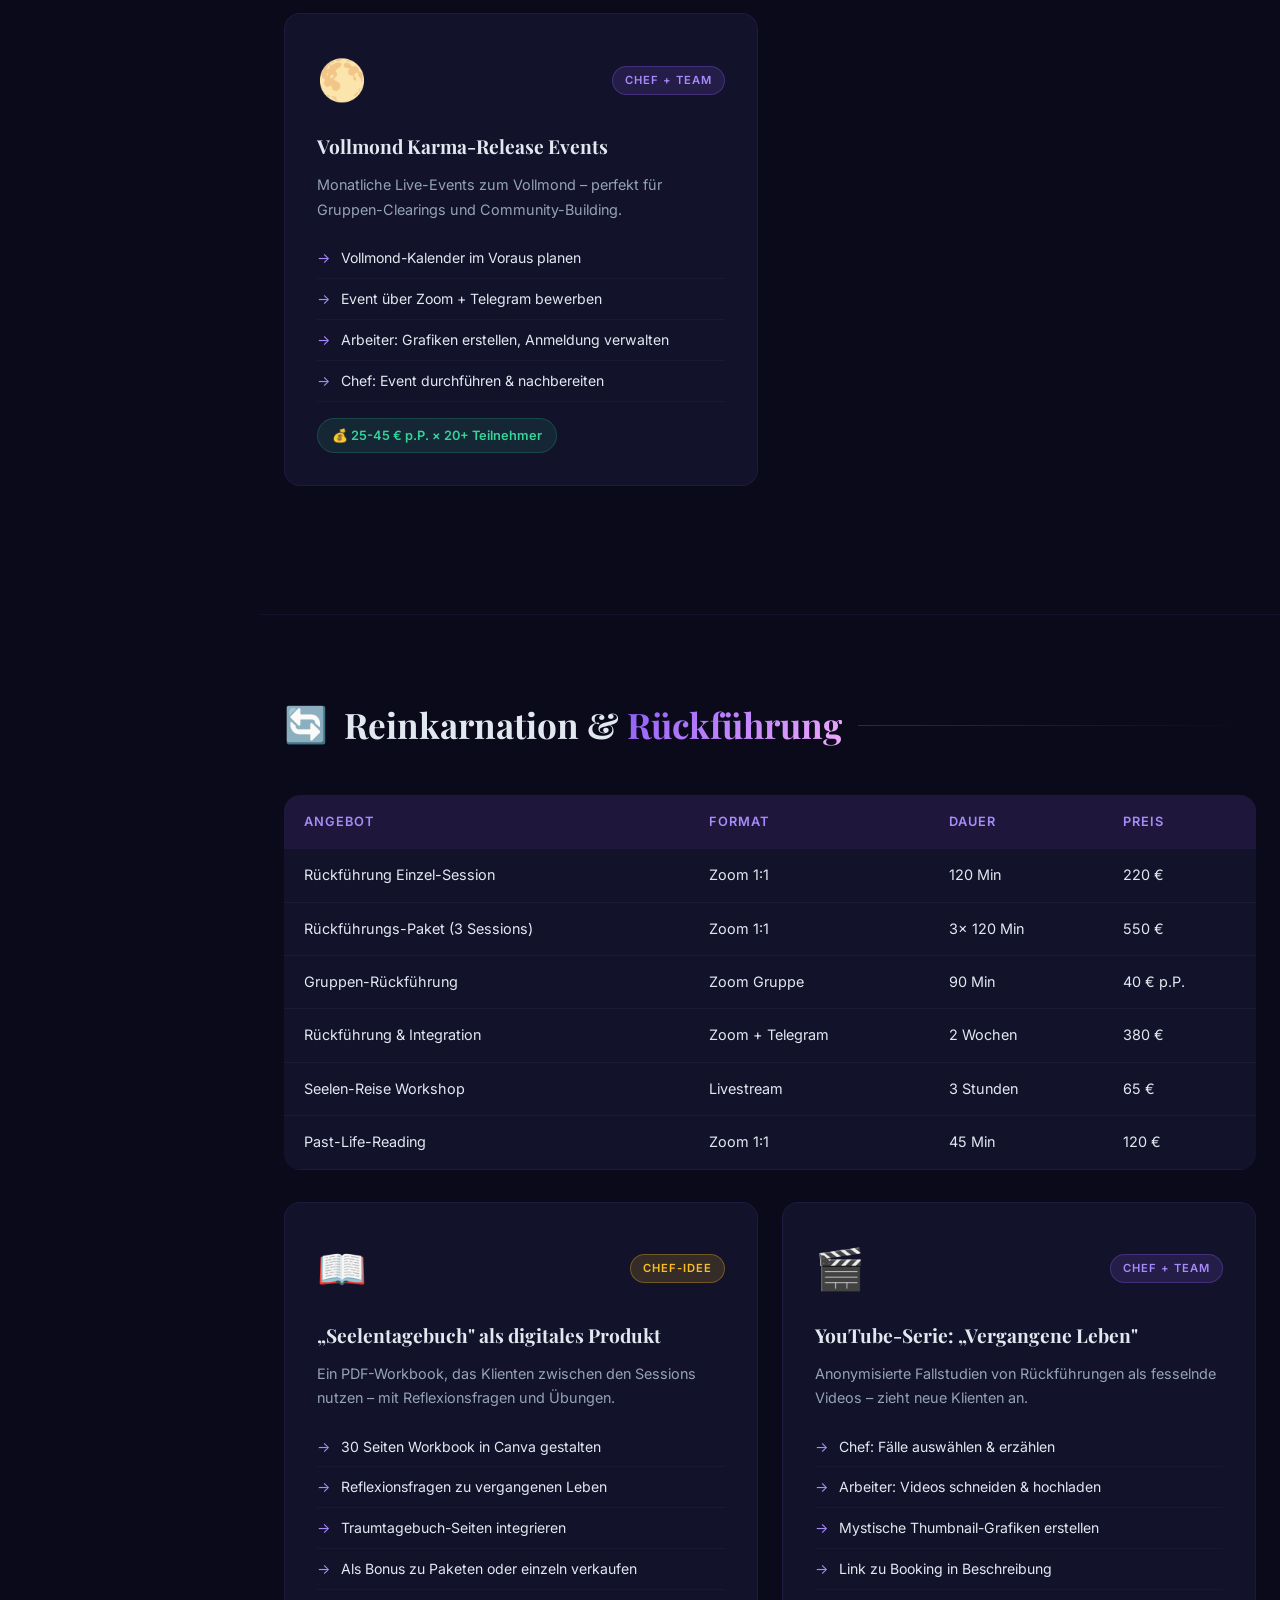
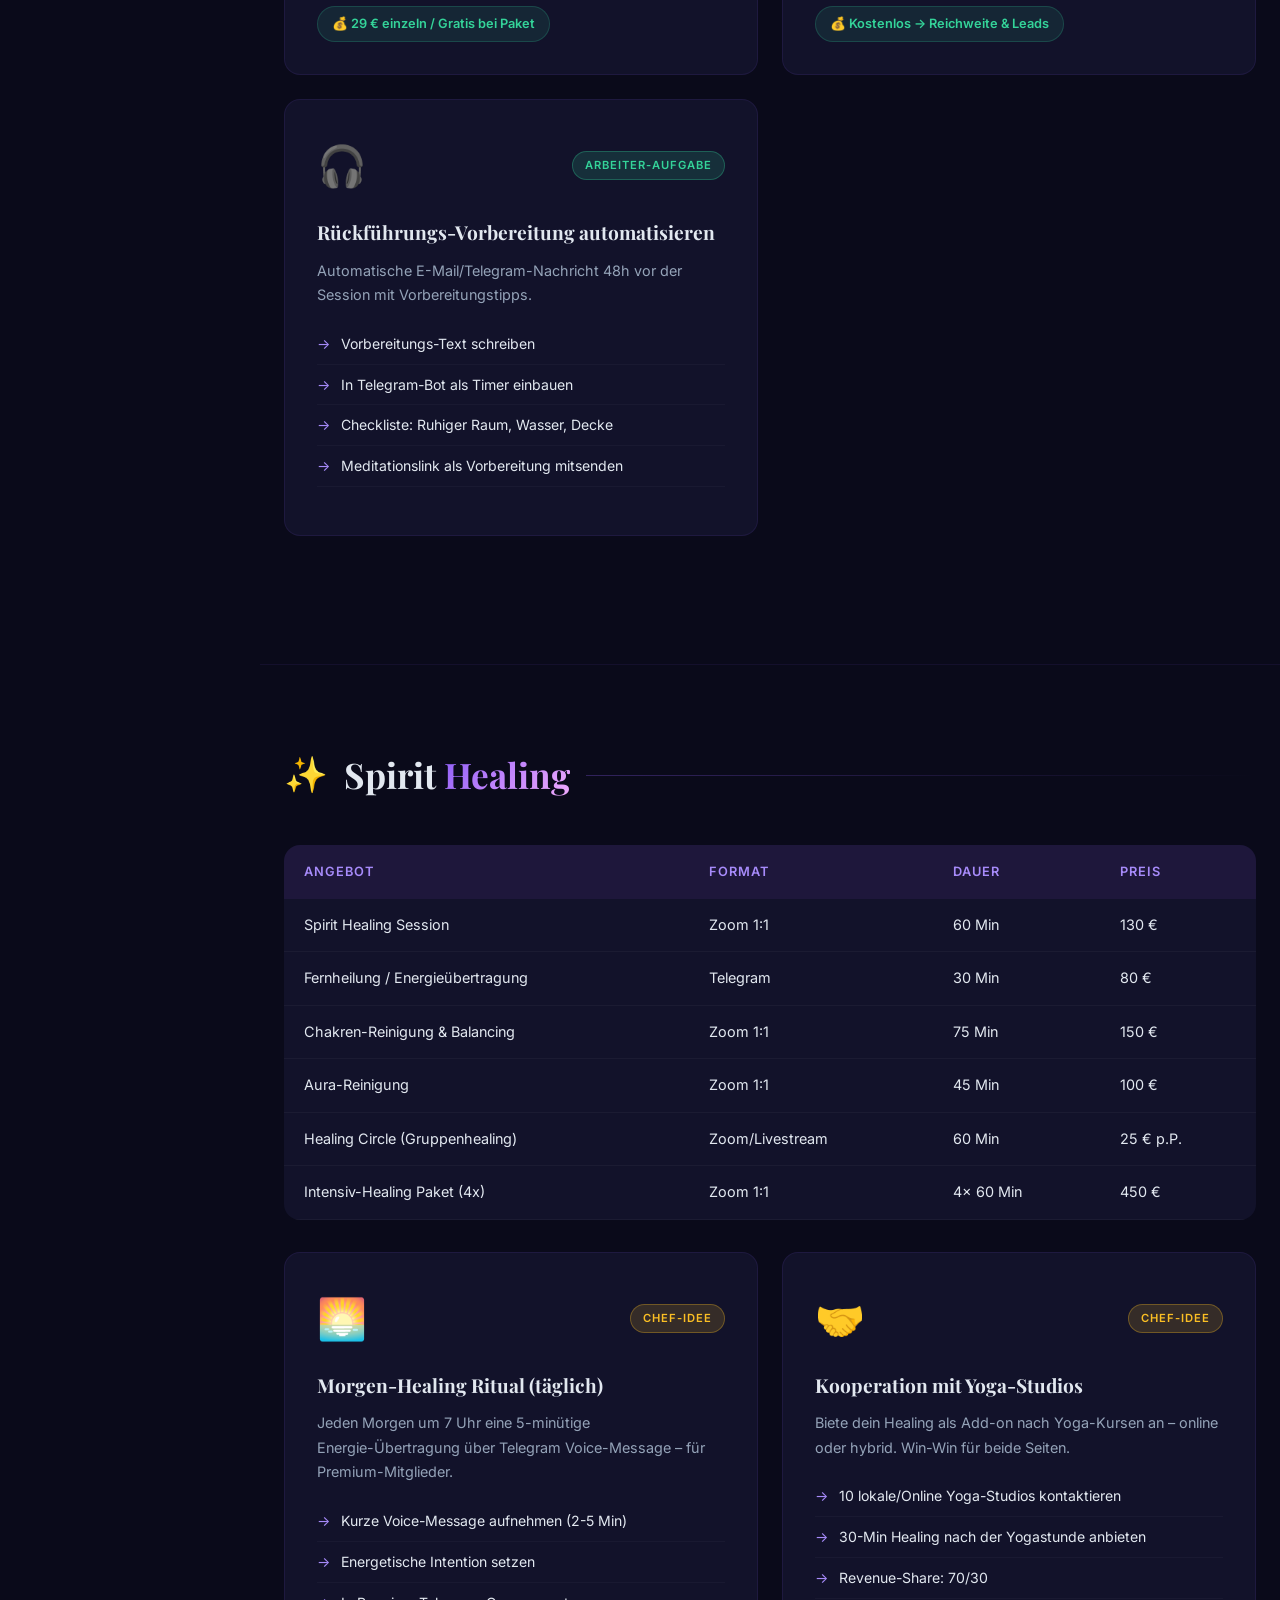
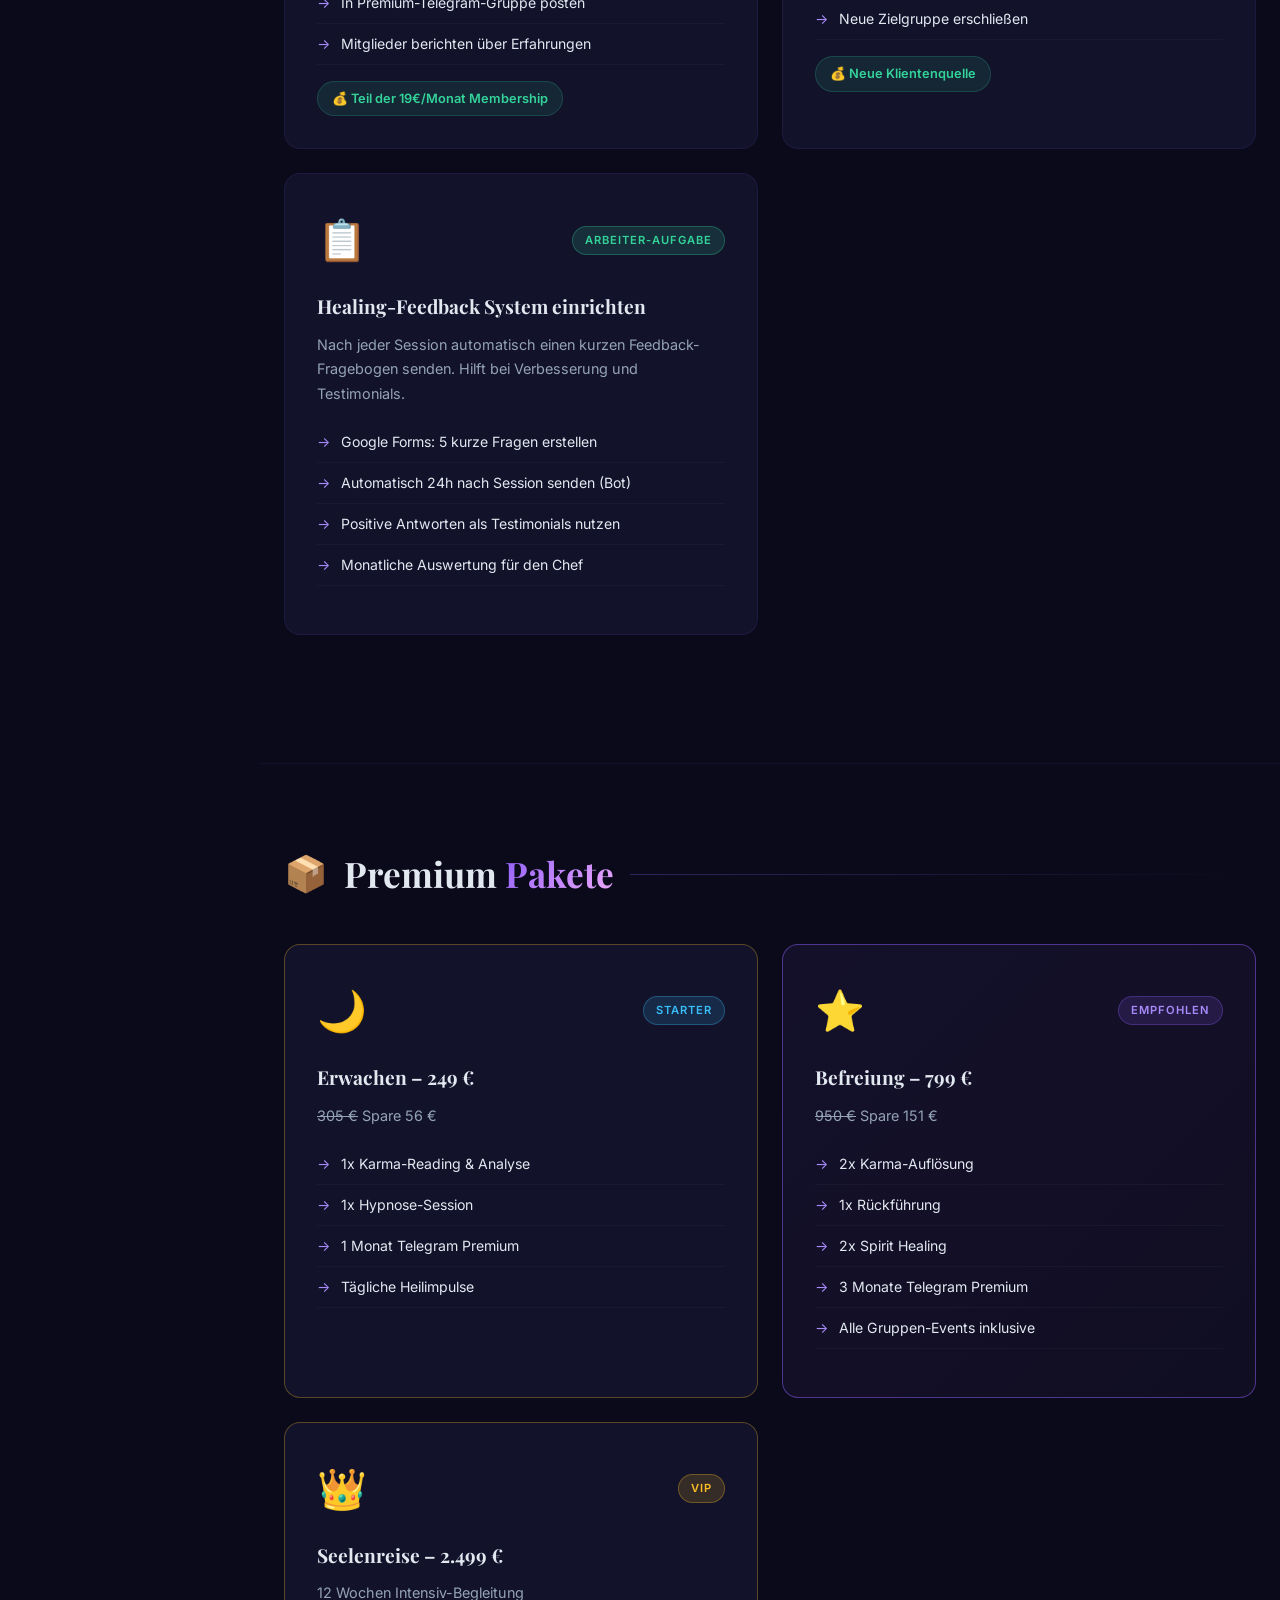
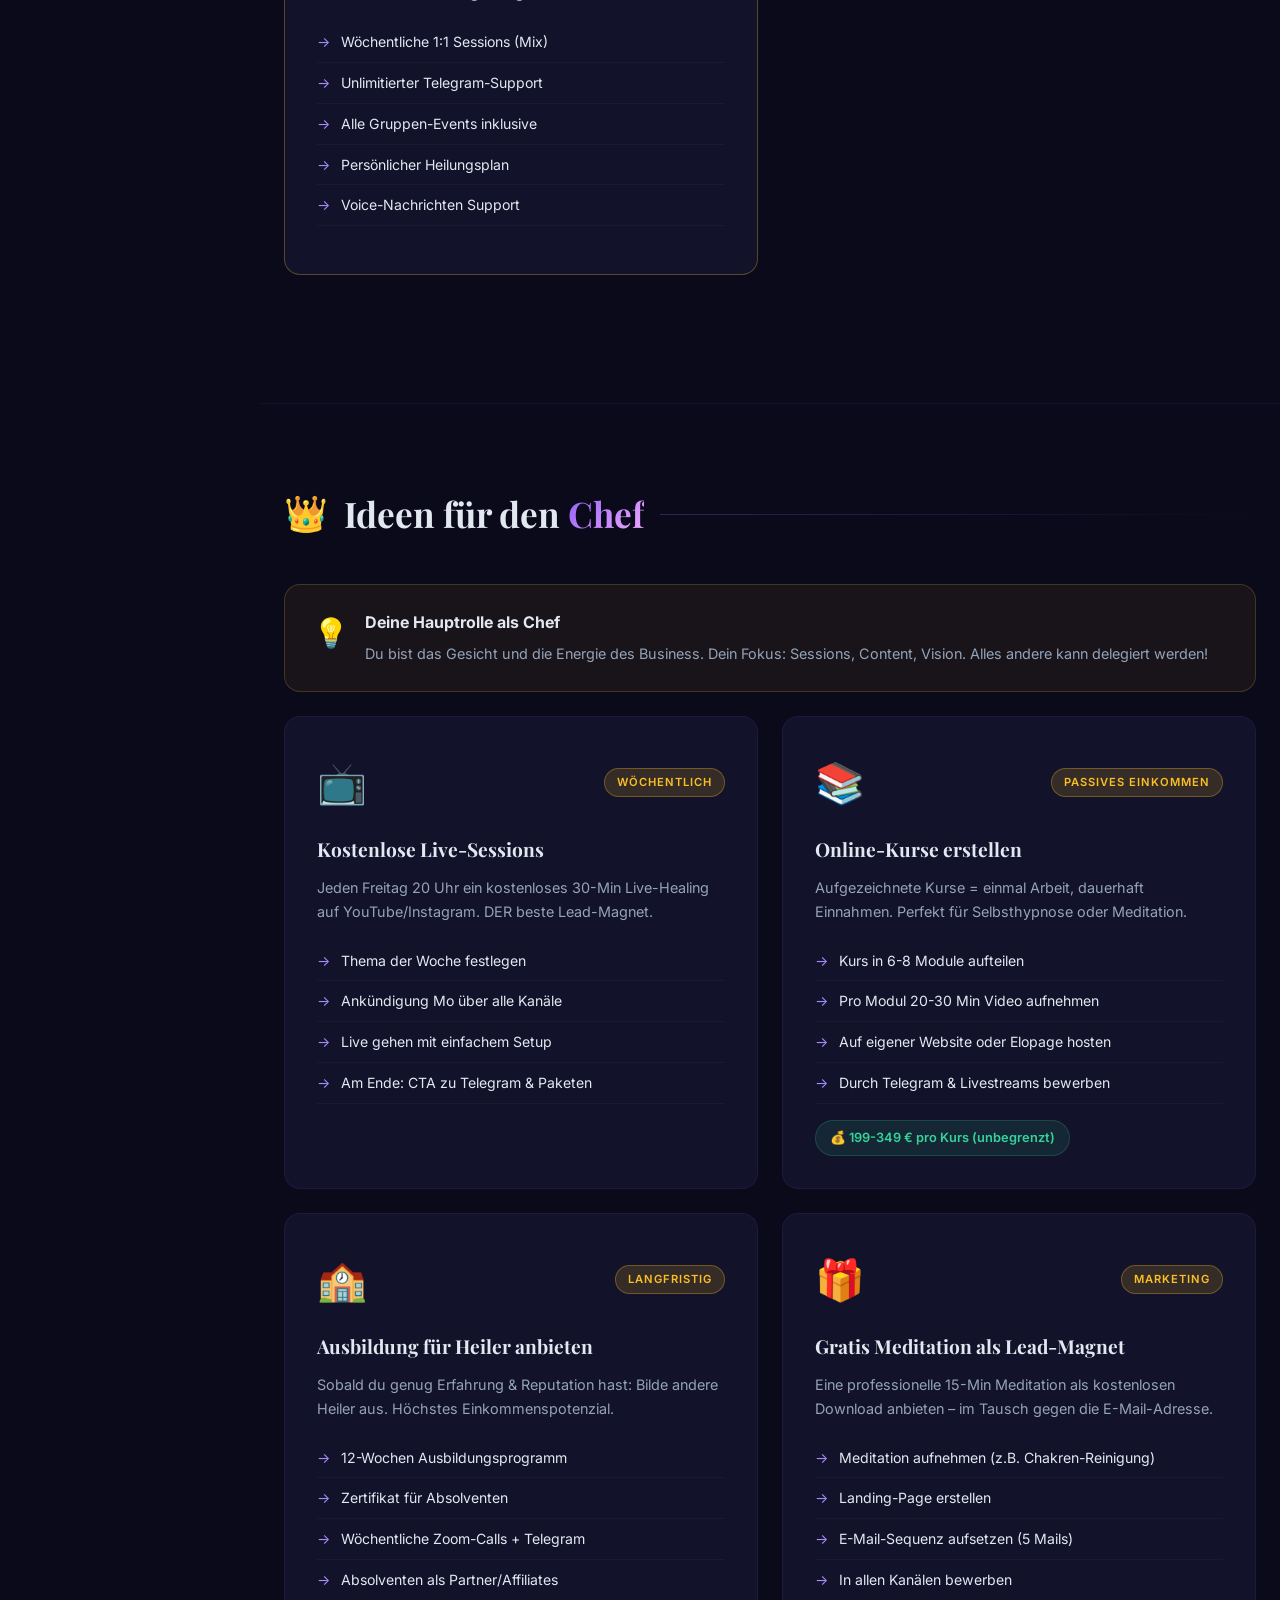
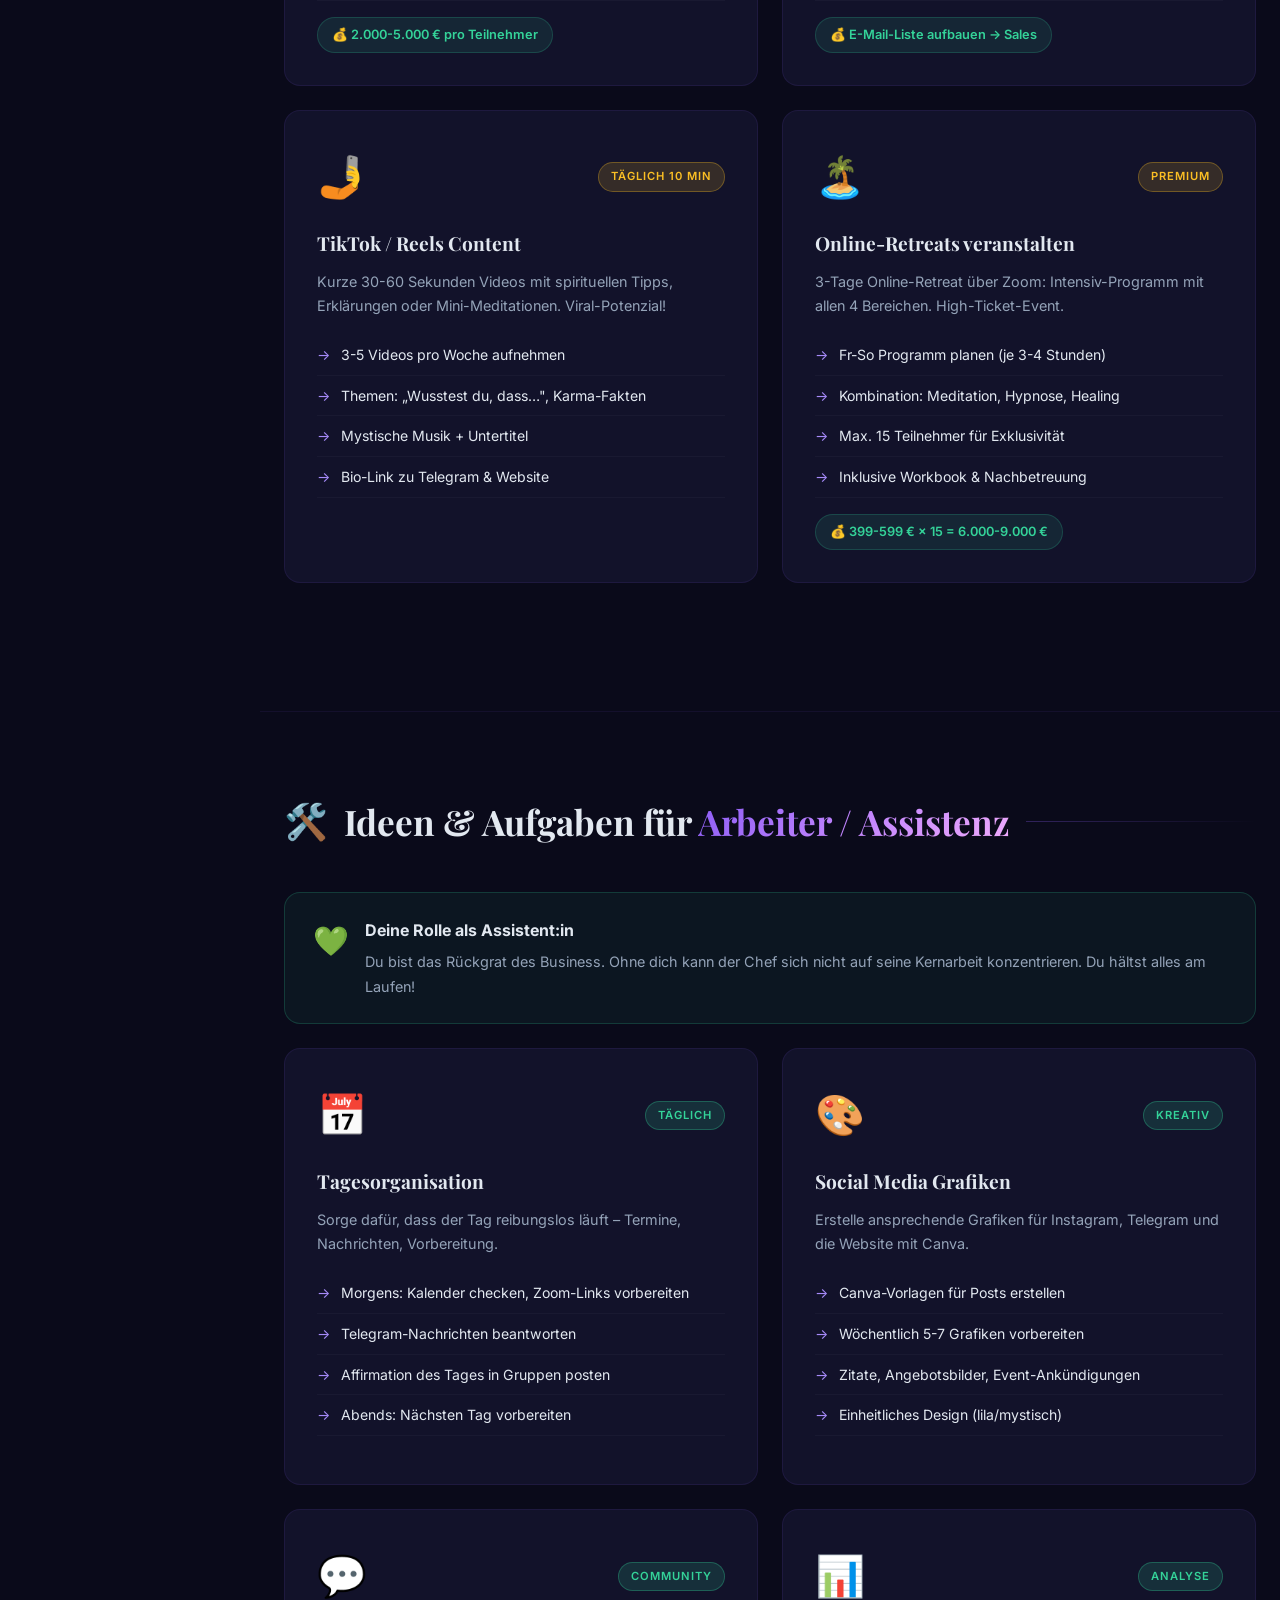
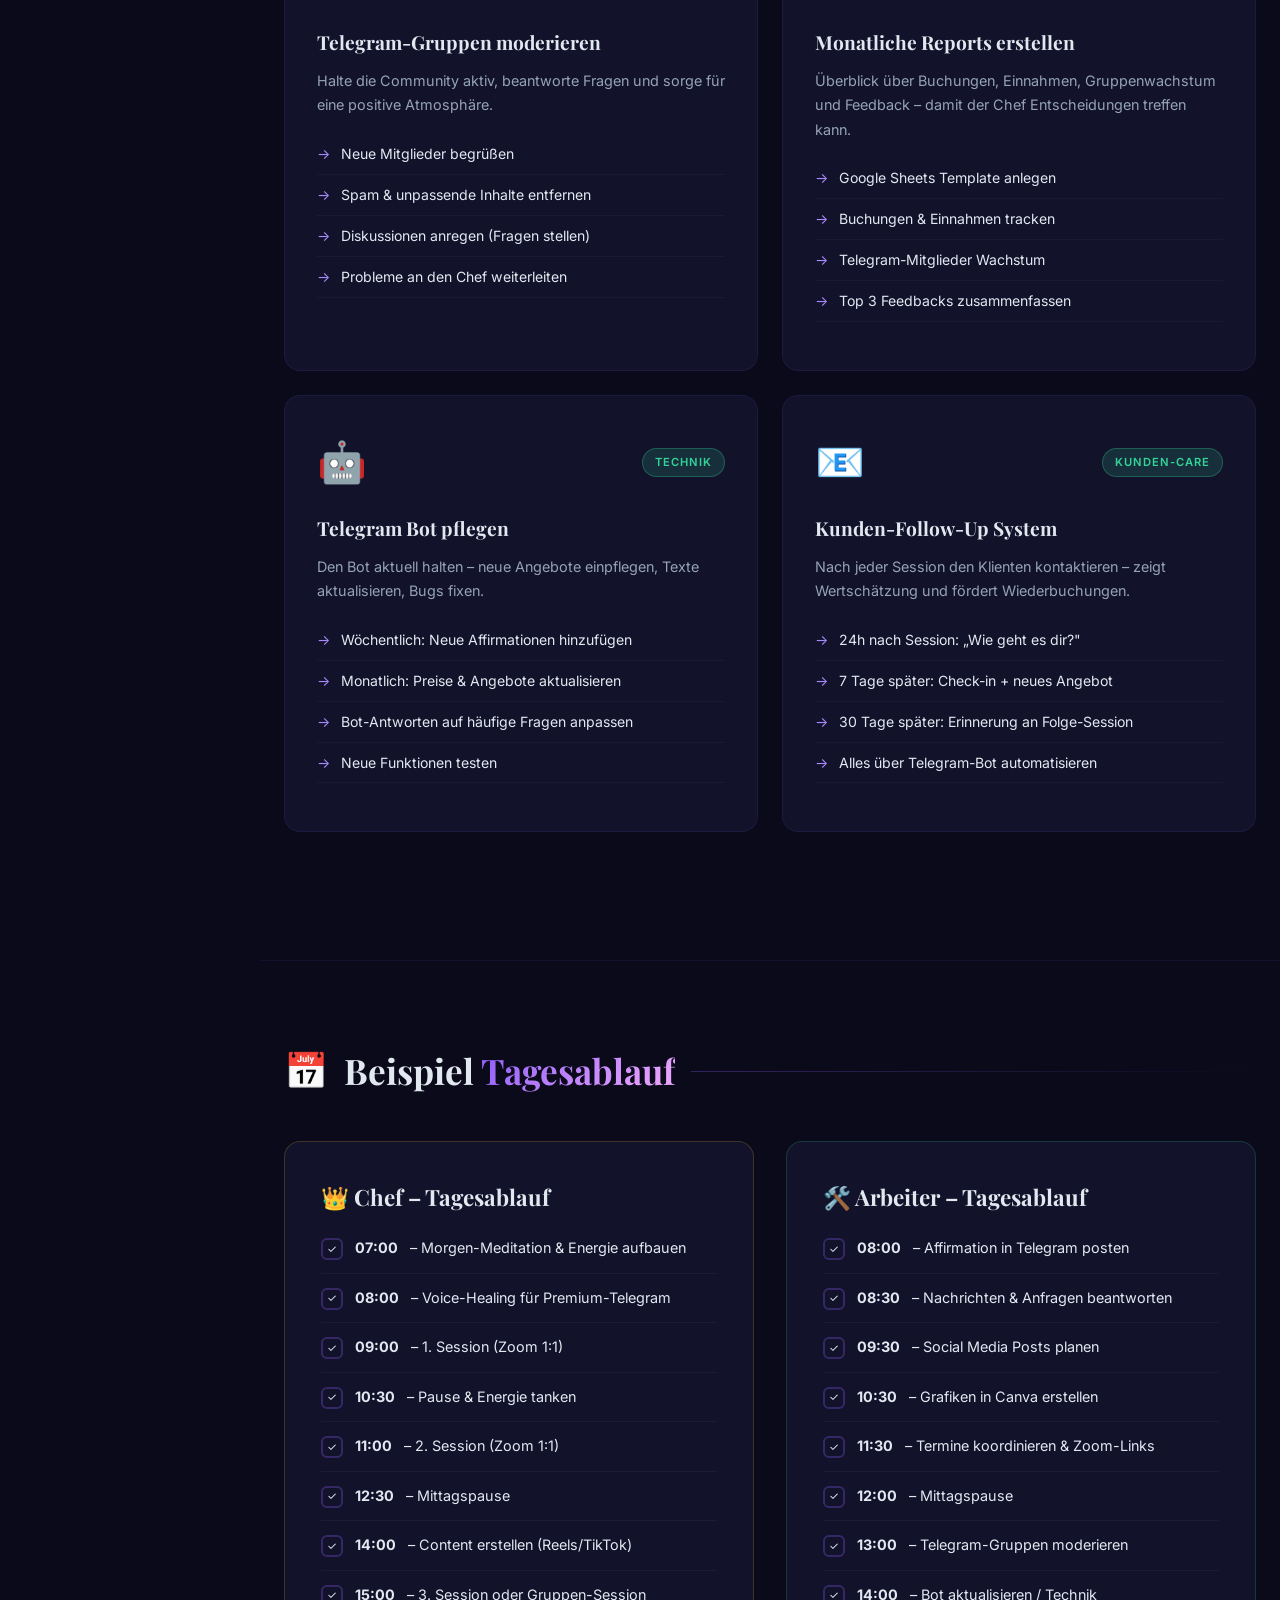
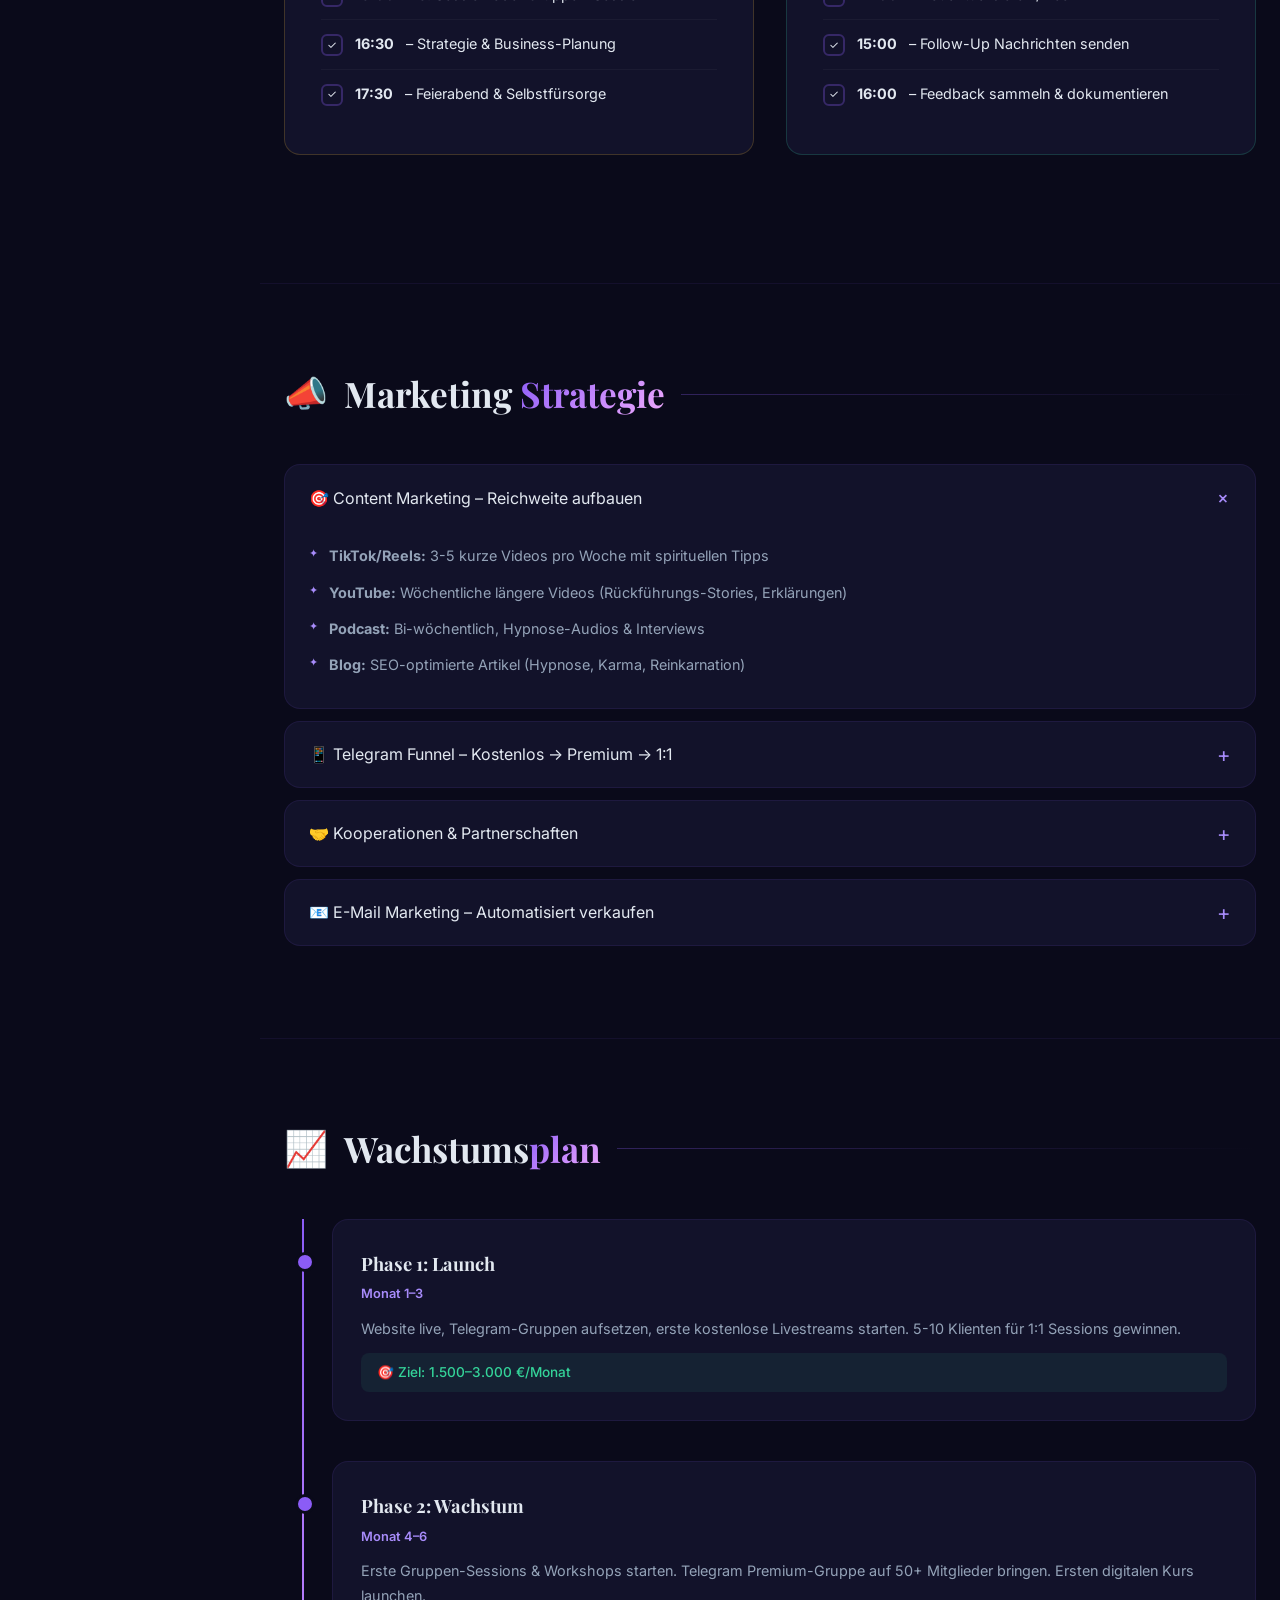
<file: konzept.html>
<!DOCTYPE html>
<html lang="de">
<head>
    <meta charset="UTF-8">
    <meta name="viewport" content="width=device-width, initial-scale=1.0">
    <title>SoulLight Academy – Business Konzept & Ideenguide</title>
    <link rel="preconnect" href="https://fonts.googleapis.com">
    <link rel="preconnect" href="https://fonts.gstatic.com" crossorigin>
    <link href="https://fonts.googleapis.com/css2?family=Playfair+Display:ital,wght@0,400;0,600;0,700;1,400&family=Inter:wght@300;400;500;600;700&display=swap" rel="stylesheet">
    <style>
        :root {
            --primary: #8b5cf6;
            --primary-dark: #7c3aed;
            --primary-light: #a78bfa;
            --accent: #c084fc;
            --bg: #0a0a1a;
            --bg-card: #12122a;
            --bg-alt: #0d0d25;
            --text: #e2e8f0;
            --text-muted: #94a3b8;
            --gold: #fbbf24;
            --green: #34d399;
            --blue: #38bdf8;
            --pink: #f472b6;
            --orange: #fb923c;
            --gradient: linear-gradient(135deg, #8b5cf6, #c084fc, #f0abfc);
            --font-h: 'Playfair Display', Georgia, serif;
            --font: 'Inter', -apple-system, sans-serif;
            --radius: 16px;
        }

        * { margin: 0; padding: 0; box-sizing: border-box; }

        html { scroll-behavior: smooth; }

        body {
            font-family: var(--font);
            background: var(--bg);
            color: var(--text);
            line-height: 1.7;
            -webkit-font-smoothing: antialiased;
        }

        /* ===== LAYOUT ===== */
        .container { max-width: 1200px; margin: 0 auto; padding: 0 24px; }

        /* ===== SIDEBAR NAV ===== */
        .sidebar {
            position: fixed;
            left: 0;
            top: 0;
            width: 260px;
            height: 100vh;
            background: rgba(12, 12, 30, 0.97);
            border-right: 1px solid rgba(139, 92, 246, 0.15);
            padding: 32px 20px;
            overflow-y: auto;
            z-index: 100;
            backdrop-filter: blur(20px);
            transition: transform 0.3s ease;
        }

        .sidebar-logo {
            font-family: var(--font-h);
            font-size: 1.3rem;
            color: var(--text);
            margin-bottom: 8px;
        }

        .sidebar-logo span {
            background: var(--gradient);
            -webkit-background-clip: text;
            -webkit-text-fill-color: transparent;
        }

        .sidebar-sub {
            font-size: 0.75rem;
            color: var(--text-muted);
            text-transform: uppercase;
            letter-spacing: 2px;
            margin-bottom: 32px;
        }

        .sidebar-section {
            margin-bottom: 24px;
        }

        .sidebar-section-title {
            font-size: 0.7rem;
            text-transform: uppercase;
            letter-spacing: 2px;
            color: var(--primary-light);
            margin-bottom: 12px;
            font-weight: 600;
        }

        .sidebar-link {
            display: flex;
            align-items: center;
            gap: 10px;
            padding: 10px 14px;
            text-decoration: none;
            color: var(--text-muted);
            border-radius: 10px;
            font-size: 0.85rem;
            transition: all 0.2s;
            margin-bottom: 2px;
        }

        .sidebar-link:hover, .sidebar-link.active {
            background: rgba(139, 92, 246, 0.12);
            color: var(--text);
        }

        .sidebar-link .link-emoji { font-size: 1.1rem; min-width: 24px; }

        .sidebar-toggle {
            display: none;
            position: fixed;
            top: 16px;
            left: 16px;
            z-index: 200;
            width: 44px;
            height: 44px;
            border-radius: 12px;
            background: var(--bg-card);
            border: 1px solid rgba(139, 92, 246, 0.2);
            color: var(--text);
            font-size: 1.3rem;
            cursor: pointer;
            align-items: center;
            justify-content: center;
        }

        /* ===== MAIN CONTENT ===== */
        .main { margin-left: 260px; }

        .page-section {
            padding: 80px 0;
            border-bottom: 1px solid rgba(139, 92, 246, 0.08);
        }

        /* ===== HEADER ===== */
        .page-header {
            padding: 100px 0 80px;
            text-align: center;
            background: linear-gradient(135deg, var(--bg) 0%, #1a0a2e 50%, var(--bg) 100%);
            position: relative;
            overflow: hidden;
        }

        .page-header::before {
            content: '';
            position: absolute;
            inset: 0;
            background: radial-gradient(circle at 50% 50%, rgba(139, 92, 246, 0.1) 0%, transparent 60%);
        }

        .page-header * { position: relative; z-index: 1; }

        .page-header h1 {
            font-family: var(--font-h);
            font-size: clamp(2rem, 5vw, 3.5rem);
            margin-bottom: 16px;
        }

        .page-header p {
            color: var(--text-muted);
            max-width: 650px;
            margin: 0 auto;
            font-size: 1.1rem;
        }

        .gt { background: var(--gradient); -webkit-background-clip: text; -webkit-text-fill-color: transparent; background-clip: text; }

        /* ===== SECTION TITLES ===== */
        .sec-title {
            display: flex;
            align-items: center;
            gap: 16px;
            margin-bottom: 40px;
        }

        .sec-title .emoji { font-size: 2.2rem; }

        .sec-title h2 {
            font-family: var(--font-h);
            font-size: clamp(1.5rem, 3vw, 2.2rem);
        }

        .sec-title .line {
            flex: 1;
            height: 1px;
            background: linear-gradient(90deg, rgba(139, 92, 246, 0.3), transparent);
        }

        /* ===== IDEA CARDS ===== */
        .ideas-grid {
            display: grid;
            grid-template-columns: repeat(auto-fit, minmax(320px, 1fr));
            gap: 24px;
            margin-bottom: 48px;
        }

        .idea-card {
            background: var(--bg-card);
            border: 1px solid rgba(139, 92, 246, 0.1);
            border-radius: var(--radius);
            padding: 32px;
            transition: all 0.3s ease;
            position: relative;
            overflow: hidden;
        }

        .idea-card:hover {
            transform: translateY(-4px);
            border-color: rgba(139, 92, 246, 0.3);
            box-shadow: 0 20px 60px rgba(139, 92, 246, 0.15);
        }

        .idea-card .card-top {
            display: flex;
            align-items: center;
            justify-content: space-between;
            margin-bottom: 16px;
        }

        .idea-card .card-icon { font-size: 2.5rem; }

        .idea-card .card-tag {
            padding: 4px 12px;
            border-radius: 50px;
            font-size: 0.7rem;
            font-weight: 600;
            text-transform: uppercase;
            letter-spacing: 1px;
        }

        .tag-chef {
            background: rgba(251, 191, 36, 0.15);
            color: var(--gold);
            border: 1px solid rgba(251, 191, 36, 0.3);
        }

        .tag-arbeiter {
            background: rgba(52, 211, 153, 0.15);
            color: var(--green);
            border: 1px solid rgba(52, 211, 153, 0.3);
        }

        .tag-beide {
            background: rgba(139, 92, 246, 0.15);
            color: var(--primary-light);
            border: 1px solid rgba(139, 92, 246, 0.3);
        }

        .tag-tipp {
            background: rgba(56, 189, 248, 0.15);
            color: var(--blue);
            border: 1px solid rgba(56, 189, 248, 0.3);
        }

        .idea-card h3 {
            font-family: var(--font-h);
            font-size: 1.2rem;
            margin-bottom: 10px;
        }

        .idea-card p {
            color: var(--text-muted);
            font-size: 0.9rem;
            margin-bottom: 16px;
        }

        .idea-steps {
            list-style: none;
            margin-bottom: 16px;
        }

        .idea-steps li {
            padding: 8px 0;
            padding-left: 24px;
            position: relative;
            font-size: 0.88rem;
            color: var(--text);
            border-bottom: 1px solid rgba(255,255,255,0.03);
        }

        .idea-steps li::before {
            content: '→';
            position: absolute;
            left: 0;
            color: var(--primary-light);
        }

        .idea-card .money {
            display: inline-flex;
            align-items: center;
            gap: 6px;
            padding: 6px 14px;
            background: rgba(52, 211, 153, 0.1);
            border: 1px solid rgba(52, 211, 153, 0.2);
            border-radius: 50px;
            font-size: 0.8rem;
            color: var(--green);
            font-weight: 600;
        }

        /* ===== ROLE BOXES ===== */
        .role-grid {
            display: grid;
            grid-template-columns: 1fr 1fr;
            gap: 32px;
            margin-bottom: 48px;
        }

        .role-box {
            background: var(--bg-card);
            border-radius: var(--radius);
            padding: 36px;
            border: 1px solid rgba(139, 92, 246, 0.1);
        }

        .role-box h3 {
            font-family: var(--font-h);
            font-size: 1.4rem;
            margin-bottom: 8px;
            display: flex;
            align-items: center;
            gap: 10px;
        }

        .role-box .role-desc {
            color: var(--text-muted);
            font-size: 0.9rem;
            margin-bottom: 20px;
        }

        .task-list { list-style: none; }

        .task-list li {
            display: flex;
            align-items: flex-start;
            gap: 12px;
            padding: 12px 0;
            border-bottom: 1px solid rgba(255,255,255,0.04);
            font-size: 0.9rem;
        }

        .task-list li:last-child { border-bottom: none; }

        .task-check {
            width: 22px;
            height: 22px;
            min-width: 22px;
            border-radius: 6px;
            border: 2px solid rgba(139, 92, 246, 0.3);
            display: flex;
            align-items: center;
            justify-content: center;
            cursor: pointer;
            transition: all 0.2s;
            margin-top: 2px;
            font-size: 0.7rem;
        }

        .task-check.checked {
            background: var(--primary);
            border-color: var(--primary);
        }

        /* ===== PRICE TABLE ===== */
        .price-table {
            width: 100%;
            border-collapse: separate;
            border-spacing: 0;
            margin-bottom: 32px;
            border-radius: var(--radius);
            overflow: hidden;
        }

        .price-table thead th {
            background: rgba(139, 92, 246, 0.15);
            padding: 16px 20px;
            text-align: left;
            font-size: 0.8rem;
            text-transform: uppercase;
            letter-spacing: 1px;
            color: var(--primary-light);
            font-weight: 600;
        }

        .price-table tbody td {
            padding: 14px 20px;
            font-size: 0.9rem;
            border-bottom: 1px solid rgba(255,255,255,0.04);
            background: var(--bg-card);
        }

        .price-table tbody tr:hover td {
            background: rgba(139, 92, 246, 0.05);
        }

        /* ===== TIMELINE ===== */
        .timeline {
            position: relative;
            padding-left: 48px;
        }

        .timeline::before {
            content: '';
            position: absolute;
            left: 18px;
            top: 0;
            bottom: 0;
            width: 2px;
            background: linear-gradient(180deg, var(--primary), var(--accent), transparent);
        }

        .timeline-item {
            position: relative;
            margin-bottom: 40px;
            padding: 28px;
            background: var(--bg-card);
            border: 1px solid rgba(139, 92, 246, 0.1);
            border-radius: var(--radius);
        }

        .timeline-item::before {
            content: '';
            position: absolute;
            left: -38px;
            top: 32px;
            width: 14px;
            height: 14px;
            border-radius: 50%;
            background: var(--primary);
            border: 3px solid var(--bg);
        }

        .timeline-item h4 {
            font-family: var(--font-h);
            font-size: 1.15rem;
            margin-bottom: 4px;
        }

        .timeline-item .time-sub {
            color: var(--primary-light);
            font-size: 0.8rem;
            font-weight: 600;
            margin-bottom: 12px;
        }

        .timeline-item p {
            color: var(--text-muted);
            font-size: 0.9rem;
        }

        .timeline-item .time-goal {
            margin-top: 12px;
            padding: 8px 16px;
            background: rgba(52, 211, 153, 0.08);
            border-radius: 8px;
            color: var(--green);
            font-size: 0.85rem;
            font-weight: 500;
        }

        /* ===== QUICK TIP BOXES ===== */
        .tip-box {
            padding: 24px 28px;
            border-radius: var(--radius);
            margin-bottom: 24px;
            display: flex;
            gap: 16px;
            align-items: flex-start;
        }

        .tip-box.tip-gold {
            background: rgba(251, 191, 36, 0.06);
            border: 1px solid rgba(251, 191, 36, 0.2);
        }

        .tip-box.tip-green {
            background: rgba(52, 211, 153, 0.06);
            border: 1px solid rgba(52, 211, 153, 0.2);
        }

        .tip-box.tip-blue {
            background: rgba(56, 189, 248, 0.06);
            border: 1px solid rgba(56, 189, 248, 0.2);
        }

        .tip-box.tip-pink {
            background: rgba(244, 114, 182, 0.06);
            border: 1px solid rgba(244, 114, 182, 0.2);
        }

        .tip-box .tip-icon { font-size: 1.8rem; min-width: 36px; }

        .tip-box h4 { font-size: 1rem; margin-bottom: 6px; }
        .tip-box p { color: var(--text-muted); font-size: 0.9rem; }

        /* ===== STATS BAR ===== */
        .stats-bar {
            display: grid;
            grid-template-columns: repeat(4, 1fr);
            gap: 20px;
            margin-bottom: 48px;
        }

        .stat-item {
            background: var(--bg-card);
            border: 1px solid rgba(139, 92, 246, 0.1);
            border-radius: var(--radius);
            padding: 28px;
            text-align: center;
        }

        .stat-item .stat-num {
            font-family: var(--font-h);
            font-size: 2rem;
            font-weight: 700;
            background: var(--gradient);
            -webkit-background-clip: text;
            -webkit-text-fill-color: transparent;
        }

        .stat-item .stat-label {
            font-size: 0.8rem;
            color: var(--text-muted);
            margin-top: 4px;
        }

        /* ===== ACCORDION ===== */
        .accordion-item {
            background: var(--bg-card);
            border: 1px solid rgba(139, 92, 246, 0.1);
            border-radius: var(--radius);
            margin-bottom: 12px;
            overflow: hidden;
        }

        .accordion-header {
            width: 100%;
            display: flex;
            justify-content: space-between;
            align-items: center;
            padding: 20px 24px;
            background: none;
            border: none;
            color: var(--text);
            font-size: 1rem;
            font-family: var(--font);
            cursor: pointer;
            text-align: left;
            transition: all 0.2s;
        }

        .accordion-header:hover { background: rgba(139, 92, 246, 0.05); }

        .accordion-toggle {
            font-size: 1.3rem;
            color: var(--primary-light);
            transition: transform 0.3s;
        }

        .accordion-item.open .accordion-toggle { transform: rotate(45deg); }

        .accordion-body {
            max-height: 0;
            overflow: hidden;
            transition: max-height 0.4s ease;
        }

        .accordion-body-inner {
            padding: 0 24px 24px;
            color: var(--text-muted);
            font-size: 0.9rem;
        }

        .accordion-body-inner ul {
            list-style: none;
            margin-top: 8px;
        }

        .accordion-body-inner ul li {
            padding: 6px 0;
            padding-left: 20px;
            position: relative;
        }

        .accordion-body-inner ul li::before {
            content: '✦';
            position: absolute;
            left: 0;
            color: var(--primary-light);
            font-size: 0.7rem;
        }

        /* ===== FOOTER ===== */
        .konzept-footer {
            text-align: center;
            padding: 60px 0;
            background: #060612;
            border-top: 1px solid rgba(139, 92, 246, 0.1);
        }

        .konzept-footer p {
            color: var(--text-muted);
            font-size: 0.85rem;
        }

        /* ===== PRINT STYLES ===== */
        .print-btn {
            position: fixed;
            bottom: 24px;
            right: 24px;
            z-index: 100;
            padding: 14px 24px;
            background: var(--gradient);
            color: #fff;
            border: none;
            border-radius: 50px;
            font-family: var(--font);
            font-size: 0.9rem;
            cursor: pointer;
            box-shadow: 0 8px 30px rgba(139, 92, 246, 0.4);
            transition: all 0.3s;
            display: flex;
            align-items: center;
            gap: 8px;
        }

        .print-btn:hover {
            transform: translateY(-2px);
            box-shadow: 0 12px 40px rgba(139, 92, 246, 0.6);
        }

        /* ===== RESPONSIVE ===== */
        @media (max-width: 900px) {
            .sidebar { transform: translateX(-100%); }
            .sidebar.open { transform: translateX(0); }
            .sidebar-toggle { display: flex; }
            .main { margin-left: 0; }
            .role-grid { grid-template-columns: 1fr; }
            .stats-bar { grid-template-columns: repeat(2, 1fr); }
            .ideas-grid { grid-template-columns: 1fr; }
        }

        @media (max-width: 600px) {
            .stats-bar { grid-template-columns: 1fr; }
            .price-table { font-size: 0.8rem; }
            .price-table thead th, .price-table tbody td { padding: 10px 12px; }
        }

        @media print {
            .sidebar, .sidebar-toggle, .print-btn { display: none !important; }
            .main { margin-left: 0; }
            body { background: #fff; color: #1a1a1a; }
            .idea-card, .role-box, .stat-item, .timeline-item, .tip-box, .accordion-item {
                background: #f8f8f8;
                border-color: #ddd;
                break-inside: avoid;
            }
            .gt { color: #7c3aed !important; -webkit-text-fill-color: #7c3aed !important; }
        }
    </style>
</head>
<body>
    <!-- AUTH CHECK -->
    <div id="authWall" style="display:flex;align-items:center;justify-content:center;min-height:100vh;position:fixed;inset:0;z-index:9999;background:#0a0a1a;">
        <div style="text-align:center;">
            <div style="font-size:3rem;margin-bottom:16px;">🔒</div>
            <p style="color:#94a3b8;margin-bottom:20px;">Zugriff nur für autorisierte Benutzer</p>
            <a href="login.html" style="display:inline-block;padding:14px 32px;background:linear-gradient(135deg,#8b5cf6,#c084fc);color:#fff;text-decoration:none;border-radius:50px;font-family:Inter,sans-serif;font-weight:500;">Zum Login →</a>
        </div>
    </div>
    <script>
        (function(){
            const token = sessionStorage.getItem('sl_auth');
            if (token === 'd318db29ff88f038bc4ff40e231a06b18314f38a67e0e6dab5f23a3b9b8eef92') {
                document.getElementById('authWall').remove();
            } else {
                document.querySelectorAll('body > *:not(#authWall):not(script)').forEach(el => el.style.display = 'none');
            }
        })();
    </script>

    <!-- SIDEBAR TOGGLE -->
    <button class="sidebar-toggle" id="sidebarToggle">☰</button>

    <!-- ===== SIDEBAR ===== -->
    <nav class="sidebar" id="sidebar">
        <div class="sidebar-logo">✦ <span>SoulLight</span></div>
        <div class="sidebar-sub">Business Konzept</div>

        <div class="sidebar-section">
            <div class="sidebar-section-title">Übersicht</div>
            <a href="#header" class="sidebar-link"><span class="link-emoji">🏠</span> Start</a>
            <a href="#vision" class="sidebar-link"><span class="link-emoji">🌟</span> Vision & Mission</a>
            <a href="#rollen" class="sidebar-link"><span class="link-emoji">👤</span> Rollen: Chef & Arbeiter</a>
        </div>

        <div class="sidebar-section">
            <div class="sidebar-section-title">Angebote</div>
            <a href="#hypnose" class="sidebar-link"><span class="link-emoji">🧠</span> Hypnose</a>
            <a href="#karma" class="sidebar-link"><span class="link-emoji">🔓</span> Karmaauflösung</a>
            <a href="#reinkarnation" class="sidebar-link"><span class="link-emoji">🔄</span> Reinkarnation</a>
            <a href="#healing" class="sidebar-link"><span class="link-emoji">✨</span> Spirit Healing</a>
        </div>

        <div class="sidebar-section">
            <div class="sidebar-section-title">Business</div>
            <a href="#pakete" class="sidebar-link"><span class="link-emoji">📦</span> Pakete & Preise</a>
            <a href="#ideen-chef" class="sidebar-link"><span class="link-emoji">👑</span> Ideen für den Chef</a>
            <a href="#ideen-arbeiter" class="sidebar-link"><span class="link-emoji">🛠️</span> Ideen für Arbeiter</a>
            <a href="#tagesablauf" class="sidebar-link"><span class="link-emoji">📅</span> Tagesablauf</a>
        </div>

        <div class="sidebar-section">
            <div class="sidebar-section-title">Wachstum</div>
            <a href="#marketing" class="sidebar-link"><span class="link-emoji">📣</span> Marketing</a>
            <a href="#wachstum" class="sidebar-link"><span class="link-emoji">📈</span> Wachstumsplan</a>
            <a href="#tools" class="sidebar-link"><span class="link-emoji">🔧</span> Tools & Technik</a>
        </div>
    </nav>

    <!-- ===== MAIN ===== -->
    <div class="main">

        <!-- HEADER -->
        <header class="page-header" id="header">
            <div class="container">
                <p style="color: var(--primary-light); font-size: 0.85rem; letter-spacing: 3px; text-transform: uppercase; margin-bottom: 16px;">Business Konzept & Ideenguide</p>
                <h1>SoulLight <span class="gt">Academy</span></h1>
                <p>Dein kompletter Leitfaden für den Aufbau eines erfolgreichen spirituellen Online-Business – mit konkreten Ideen und Aufgaben für Chef & Team.</p>
            </div>
        </header>

        <!-- STATS OVERVIEW -->
        <section class="page-section" style="padding-top: 48px; padding-bottom: 48px;">
            <div class="container">
                <div class="stats-bar">
                    <div class="stat-item">
                        <div class="stat-num">4</div>
                        <div class="stat-label">Haupt-Bereiche</div>
                    </div>
                    <div class="stat-item">
                        <div class="stat-num">24+</div>
                        <div class="stat-label">Einzelne Angebote</div>
                    </div>
                    <div class="stat-item">
                        <div class="stat-num">7</div>
                        <div class="stat-label">Einnahmequellen</div>
                    </div>
                    <div class="stat-item">
                        <div class="stat-num">30k</div>
                        <div class="stat-label">€ Ziel/Monat (Jahr 2)</div>
                    </div>
                </div>
            </div>
        </section>

        <!-- VISION -->
        <section class="page-section" id="vision">
            <div class="container">
                <div class="sec-title">
                    <span class="emoji">🌟</span>
                    <h2>Vision & <span class="gt">Mission</span></h2>
                    <span class="line"></span>
                </div>

                <div class="role-grid">
                    <div class="tip-box tip-gold">
                        <span class="tip-icon">🔭</span>
                        <div>
                            <h4>Vision</h4>
                            <p>Menschen weltweit dabei unterstützen, ihre innere Kraft zu entfalten, karmische Blockaden aufzulösen und ihre Seele zu heilen – digital, zugänglich und transformativ.</p>
                        </div>
                    </div>
                    <div class="tip-box tip-green">
                        <span class="tip-icon">🎯</span>
                        <div>
                            <h4>Mission</h4>
                            <p>Durch professionelle spirituelle Dienstleistungen über Zoom, Livestreams und Telegram-Communities eine ganzheitliche Heilungsreise ermöglichen.</p>
                        </div>
                    </div>
                </div>
            </div>
        </section>

        <!-- ROLLEN -->
        <section class="page-section" id="rollen">
            <div class="container">
                <div class="sec-title">
                    <span class="emoji">👤</span>
                    <h2>Rollen im <span class="gt">Team</span></h2>
                    <span class="line"></span>
                </div>

                <div class="role-grid">
                    <div class="role-box" style="border-color: rgba(251, 191, 36, 0.3);">
                        <h3><span>👑</span> Chef / Gründer:in</h3>
                        <p class="role-desc">Visionär, Hauptheiler:in, Strategieplaner:in – das Herz des Business</p>
                        <ul class="task-list">
                            <li><span class="task-check" onclick="this.classList.toggle('checked')">✓</span> Sessions durchführen (Hypnose, Karma, etc.)</li>
                            <li><span class="task-check" onclick="this.classList.toggle('checked')">✓</span> Preisstrategie & Pakete festlegen</li>
                            <li><span class="task-check" onclick="this.classList.toggle('checked')">✓</span> Content-Strategie bestimmen</li>
                            <li><span class="task-check" onclick="this.classList.toggle('checked')">✓</span> Livestreams & Events leiten</li>
                            <li><span class="task-check" onclick="this.classList.toggle('checked')">✓</span> Premium-Klienten persönlich betreuen</li>
                            <li><span class="task-check" onclick="this.classList.toggle('checked')">✓</span> Neue Angebote & Kurse entwickeln</li>
                            <li><span class="task-check" onclick="this.classList.toggle('checked')">✓</span> Team aufbauen & anleiten</li>
                            <li><span class="task-check" onclick="this.classList.toggle('checked')">✓</span> Kooperationen & Partnerschaften eingehen</li>
                        </ul>
                    </div>

                    <div class="role-box" style="border-color: rgba(52, 211, 153, 0.3);">
                        <h3><span>🛠️</span> Arbeiter / Assistent:in</h3>
                        <p class="role-desc">Unterstützung im Tagesgeschäft – organisiert, technikaffin, zuverlässig</p>
                        <ul class="task-list">
                            <li><span class="task-check" onclick="this.classList.toggle('checked')">✓</span> Telegram-Gruppen moderieren</li>
                            <li><span class="task-check" onclick="this.classList.toggle('checked')">✓</span> Termine koordinieren & Zoom-Links senden</li>
                            <li><span class="task-check" onclick="this.classList.toggle('checked')">✓</span> Social Media Posts erstellen & planen</li>
                            <li><span class="task-check" onclick="this.classList.toggle('checked')">✓</span> Kunden-Anfragen beantworten</li>
                            <li><span class="task-check" onclick="this.classList.toggle('checked')">✓</span> Rechnungen & Zahlungen verwalten</li>
                            <li><span class="task-check" onclick="this.classList.toggle('checked')">✓</span> Grafiken in Canva erstellen</li>
                            <li><span class="task-check" onclick="this.classList.toggle('checked')">✓</span> Telegram-Bot pflegen & aktualisieren</li>
                            <li><span class="task-check" onclick="this.classList.toggle('checked')">✓</span> Feedback sammeln & dokumentieren</li>
                        </ul>
                    </div>
                </div>
            </div>
        </section>

        <!-- HYPNOSE -->
        <section class="page-section" id="hypnose">
            <div class="container">
                <div class="sec-title">
                    <span class="emoji">🧠</span>
                    <h2>Hypnose – <span class="gt">Angebote & Ideen</span></h2>
                    <span class="line"></span>
                </div>

                <table class="price-table">
                    <thead>
                        <tr>
                            <th>Angebot</th>
                            <th>Format</th>
                            <th>Dauer</th>
                            <th>Preis</th>
                        </tr>
                    </thead>
                    <tbody>
                        <tr><td>Einzel-Hypnose-Session</td><td>Zoom 1:1</td><td>60-90 Min</td><td>120–180 €</td></tr>
                        <tr><td>Gruppen-Hypnose</td><td>Zoom Gruppe</td><td>60 Min</td><td>35–55 € p.P.</td></tr>
                        <tr><td>Hypnose-Kurs (4 Wochen)</td><td>Zoom + Telegram</td><td>4x 90 Min</td><td>349 €</td></tr>
                        <tr><td>Selbsthypnose lernen</td><td>Aufgezeichnet</td><td>6 Module</td><td>199 €</td></tr>
                        <tr><td>Raucherentwöhnung</td><td>Zoom 1:1</td><td>2x 90 Min</td><td>280 €</td></tr>
                        <tr><td>Gewichtsreduktion</td><td>Zoom 1:1</td><td>3x 60 Min</td><td>350 €</td></tr>
                    </tbody>
                </table>

                <div class="ideas-grid">
                    <div class="idea-card">
                        <div class="card-top">
                            <span class="card-icon">🎙️</span>
                            <span class="card-tag tag-chef">Chef-Idee</span>
                        </div>
                        <h3>Hypnose-Podcast starten</h3>
                        <p>Wöchentliche kurze Hypnose-Audios (10-15 Min) als Podcast veröffentlichen. Baut Reichweite und Vertrauen auf.</p>
                        <ul class="idea-steps">
                            <li>5 Themen planen (Schlaf, Selbstvertrauen, Stress, etc.)</li>
                            <li>Mit Handy + ruhigem Raum aufnehmen</li>
                            <li>Auf Spotify & Apple Podcasts hochladen</li>
                            <li>In Telegram-Gruppe promoten</li>
                        </ul>
                        <span class="money">💰 Kostenlos → Leads generieren</span>
                    </div>

                    <div class="idea-card">
                        <div class="card-top">
                            <span class="card-icon">📦</span>
                            <span class="card-tag tag-chef">Chef-Idee</span>
                        </div>
                        <h3>Themen-Pakete schnüren</h3>
                        <p>Spezielle Hypnose-Pakete für bestimmte Probleme – höherer Wert, weniger Einzelbuchungen nötig.</p>
                        <ul class="idea-steps">
                            <li>„Angstfrei in 4 Wochen" – 4 Sessions + Audios</li>
                            <li>„Schlaf-Reset" – 3 Sessions + Einschlaf-Meditation</li>
                            <li>„Selbstliebe-Reise" – 5 Sessions + Workbook</li>
                        </ul>
                        <span class="money">💰 300–500 € pro Paket</span>
                    </div>

                    <div class="idea-card">
                        <div class="card-top">
                            <span class="card-icon">📱</span>
                            <span class="card-tag tag-arbeiter">Arbeiter-Aufgabe</span>
                        </div>
                        <h3>Hypnose-Audios editieren</h3>
                        <p>Die aufgenommenen Sessions mit Hintergrundmusik unterlegen und als MP3 für Klienten bereitstellen.</p>
                        <ul class="idea-steps">
                            <li>Audacity (kostenlos) installieren</li>
                            <li>Rauschen entfernen, Musik hinzufügen</li>
                            <li>Als MP3 exportieren</li>
                            <li>Über Telegram oder Google Drive teilen</li>
                        </ul>
                    </div>
                </div>
            </div>
        </section>

        <!-- KARMA -->
        <section class="page-section" id="karma">
            <div class="container">
                <div class="sec-title">
                    <span class="emoji">🔓</span>
                    <h2>Blockaden & <span class="gt">Karmaauflösung</span></h2>
                    <span class="line"></span>
                </div>

                <table class="price-table">
                    <thead>
                        <tr><th>Angebot</th><th>Format</th><th>Dauer</th><th>Preis</th></tr>
                    </thead>
                    <tbody>
                        <tr><td>Karma-Reading & Analyse</td><td>Zoom 1:1</td><td>60 Min</td><td>150 €</td></tr>
                        <tr><td>Karmische Auflösungs-Session</td><td>Zoom 1:1</td><td>90 Min</td><td>200 €</td></tr>
                        <tr><td>Blockaden-Clearing Intensiv</td><td>Zoom 1:1</td><td>2x 90 Min</td><td>350 €</td></tr>
                        <tr><td>Gruppen-Karma-Clearing</td><td>Zoom Gruppe</td><td>90 Min</td><td>45 € p.P.</td></tr>
                        <tr><td>21-Tage Karma-Detox</td><td>Telegram + Zoom</td><td>21 Tage</td><td>449 €</td></tr>
                        <tr><td>Ahnenlinien-Heilung</td><td>Zoom 1:1</td><td>120 Min</td><td>250 €</td></tr>
                    </tbody>
                </table>

                <div class="ideas-grid">
                    <div class="idea-card">
                        <div class="card-top">
                            <span class="card-icon">🗓️</span>
                            <span class="card-tag tag-chef">Chef-Idee</span>
                        </div>
                        <h3>21-Tage Challenge auf Telegram</h3>
                        <p>Jeden Tag eine kleine Karma-Übung, Meditation oder Reflexion. Am Ende: Angebot für tiefere Session.</p>
                        <ul class="idea-steps">
                            <li>21 tägliche Aufgaben vorbereiten</li>
                            <li>Täglich um 8 Uhr per Bot posten</li>
                            <li>Teilnehmer teilen Erfahrungen in Gruppe</li>
                            <li>Tag 21: Spezial-Angebot für 1:1 Session</li>
                        </ul>
                        <span class="money">💰 449 € pro Teilnehmer</span>
                    </div>

                    <div class="idea-card">
                        <div class="card-top">
                            <span class="card-icon">📊</span>
                            <span class="card-tag tag-arbeiter">Arbeiter-Aufgabe</span>
                        </div>
                        <h3>Karma-Analyse Fragebogen erstellen</h3>
                        <p>Online-Fragebogen, den Klienten vor der Session ausfüllen – spart Zeit und verbessert die Session.</p>
                        <ul class="idea-steps">
                            <li>Google Forms Fragebogen erstellen</li>
                            <li>15-20 Fragen zu Lebensthemen</li>
                            <li>Automatisch per Mail an Chef senden</li>
                            <li>Link in Buchungsbestätigung einbauen</li>
                        </ul>
                    </div>

                    <div class="idea-card">
                        <div class="card-top">
                            <span class="card-icon">🌕</span>
                            <span class="card-tag tag-beide">Chef + Team</span>
                        </div>
                        <h3>Vollmond Karma-Release Events</h3>
                        <p>Monatliche Live-Events zum Vollmond – perfekt für Gruppen-Clearings und Community-Building.</p>
                        <ul class="idea-steps">
                            <li>Vollmond-Kalender im Voraus planen</li>
                            <li>Event über Zoom + Telegram bewerben</li>
                            <li>Arbeiter: Grafiken erstellen, Anmeldung verwalten</li>
                            <li>Chef: Event durchführen & nachbereiten</li>
                        </ul>
                        <span class="money">💰 25-45 € p.P. × 20+ Teilnehmer</span>
                    </div>
                </div>
            </div>
        </section>

        <!-- REINKARNATION -->
        <section class="page-section" id="reinkarnation">
            <div class="container">
                <div class="sec-title">
                    <span class="emoji">🔄</span>
                    <h2>Reinkarnation & <span class="gt">Rückführung</span></h2>
                    <span class="line"></span>
                </div>

                <table class="price-table">
                    <thead>
                        <tr><th>Angebot</th><th>Format</th><th>Dauer</th><th>Preis</th></tr>
                    </thead>
                    <tbody>
                        <tr><td>Rückführung Einzel-Session</td><td>Zoom 1:1</td><td>120 Min</td><td>220 €</td></tr>
                        <tr><td>Rückführungs-Paket (3 Sessions)</td><td>Zoom 1:1</td><td>3x 120 Min</td><td>550 €</td></tr>
                        <tr><td>Gruppen-Rückführung</td><td>Zoom Gruppe</td><td>90 Min</td><td>40 € p.P.</td></tr>
                        <tr><td>Rückführung & Integration</td><td>Zoom + Telegram</td><td>2 Wochen</td><td>380 €</td></tr>
                        <tr><td>Seelen-Reise Workshop</td><td>Livestream</td><td>3 Stunden</td><td>65 €</td></tr>
                        <tr><td>Past-Life-Reading</td><td>Zoom 1:1</td><td>45 Min</td><td>120 €</td></tr>
                    </tbody>
                </table>

                <div class="ideas-grid">
                    <div class="idea-card">
                        <div class="card-top">
                            <span class="card-icon">📖</span>
                            <span class="card-tag tag-chef">Chef-Idee</span>
                        </div>
                        <h3>„Seelentagebuch" als digitales Produkt</h3>
                        <p>Ein PDF-Workbook, das Klienten zwischen den Sessions nutzen – mit Reflexionsfragen und Übungen.</p>
                        <ul class="idea-steps">
                            <li>30 Seiten Workbook in Canva gestalten</li>
                            <li>Reflexionsfragen zu vergangenen Leben</li>
                            <li>Traumtagebuch-Seiten integrieren</li>
                            <li>Als Bonus zu Paketen oder einzeln verkaufen</li>
                        </ul>
                        <span class="money">💰 29 € einzeln / Gratis bei Paket</span>
                    </div>

                    <div class="idea-card">
                        <div class="card-top">
                            <span class="card-icon">🎬</span>
                            <span class="card-tag tag-beide">Chef + Team</span>
                        </div>
                        <h3>YouTube-Serie: „Vergangene Leben"</h3>
                        <p>Anonymisierte Fallstudien von Rückführungen als fesselnde Videos – zieht neue Klienten an.</p>
                        <ul class="idea-steps">
                            <li>Chef: Fälle auswählen & erzählen</li>
                            <li>Arbeiter: Videos schneiden & hochladen</li>
                            <li>Mystische Thumbnail-Grafiken erstellen</li>
                            <li>Link zu Booking in Beschreibung</li>
                        </ul>
                        <span class="money">💰 Kostenlos → Reichweite & Leads</span>
                    </div>

                    <div class="idea-card">
                        <div class="card-top">
                            <span class="card-icon">🎧</span>
                            <span class="card-tag tag-arbeiter">Arbeiter-Aufgabe</span>
                        </div>
                        <h3>Rückführungs-Vorbereitung automatisieren</h3>
                        <p>Automatische E-Mail/Telegram-Nachricht 48h vor der Session mit Vorbereitungstipps.</p>
                        <ul class="idea-steps">
                            <li>Vorbereitungs-Text schreiben</li>
                            <li>In Telegram-Bot als Timer einbauen</li>
                            <li>Checkliste: Ruhiger Raum, Wasser, Decke</li>
                            <li>Meditationslink als Vorbereitung mitsenden</li>
                        </ul>
                    </div>
                </div>
            </div>
        </section>

        <!-- SPIRIT HEALING -->
        <section class="page-section" id="healing">
            <div class="container">
                <div class="sec-title">
                    <span class="emoji">✨</span>
                    <h2>Spirit <span class="gt">Healing</span></h2>
                    <span class="line"></span>
                </div>

                <table class="price-table">
                    <thead>
                        <tr><th>Angebot</th><th>Format</th><th>Dauer</th><th>Preis</th></tr>
                    </thead>
                    <tbody>
                        <tr><td>Spirit Healing Session</td><td>Zoom 1:1</td><td>60 Min</td><td>130 €</td></tr>
                        <tr><td>Fernheilung / Energieübertragung</td><td>Telegram</td><td>30 Min</td><td>80 €</td></tr>
                        <tr><td>Chakren-Reinigung & Balancing</td><td>Zoom 1:1</td><td>75 Min</td><td>150 €</td></tr>
                        <tr><td>Aura-Reinigung</td><td>Zoom 1:1</td><td>45 Min</td><td>100 €</td></tr>
                        <tr><td>Healing Circle (Gruppenhealing)</td><td>Zoom/Livestream</td><td>60 Min</td><td>25 € p.P.</td></tr>
                        <tr><td>Intensiv-Healing Paket (4x)</td><td>Zoom 1:1</td><td>4x 60 Min</td><td>450 €</td></tr>
                    </tbody>
                </table>

                <div class="ideas-grid">
                    <div class="idea-card">
                        <div class="card-top">
                            <span class="card-icon">🌅</span>
                            <span class="card-tag tag-chef">Chef-Idee</span>
                        </div>
                        <h3>Morgen-Healing Ritual (täglich)</h3>
                        <p>Jeden Morgen um 7 Uhr eine 5-minütige Energie-Übertragung über Telegram Voice-Message – für Premium-Mitglieder.</p>
                        <ul class="idea-steps">
                            <li>Kurze Voice-Message aufnehmen (2-5 Min)</li>
                            <li>Energetische Intention setzen</li>
                            <li>In Premium-Telegram-Gruppe posten</li>
                            <li>Mitglieder berichten über Erfahrungen</li>
                        </ul>
                        <span class="money">💰 Teil der 19€/Monat Membership</span>
                    </div>

                    <div class="idea-card">
                        <div class="card-top">
                            <span class="card-icon">🤝</span>
                            <span class="card-tag tag-chef">Chef-Idee</span>
                        </div>
                        <h3>Kooperation mit Yoga-Studios</h3>
                        <p>Biete dein Healing als Add-on nach Yoga-Kursen an – online oder hybrid. Win-Win für beide Seiten.</p>
                        <ul class="idea-steps">
                            <li>10 lokale/Online Yoga-Studios kontaktieren</li>
                            <li>30-Min Healing nach der Yogastunde anbieten</li>
                            <li>Revenue-Share: 70/30</li>
                            <li>Neue Zielgruppe erschließen</li>
                        </ul>
                        <span class="money">💰 Neue Klientenquelle</span>
                    </div>

                    <div class="idea-card">
                        <div class="card-top">
                            <span class="card-icon">📋</span>
                            <span class="card-tag tag-arbeiter">Arbeiter-Aufgabe</span>
                        </div>
                        <h3>Healing-Feedback System einrichten</h3>
                        <p>Nach jeder Session automatisch einen kurzen Feedback-Fragebogen senden. Hilft bei Verbesserung und Testimonials.</p>
                        <ul class="idea-steps">
                            <li>Google Forms: 5 kurze Fragen erstellen</li>
                            <li>Automatisch 24h nach Session senden (Bot)</li>
                            <li>Positive Antworten als Testimonials nutzen</li>
                            <li>Monatliche Auswertung für den Chef</li>
                        </ul>
                    </div>
                </div>
            </div>
        </section>

        <!-- PAKETE -->
        <section class="page-section" id="pakete">
            <div class="container">
                <div class="sec-title">
                    <span class="emoji">📦</span>
                    <h2>Premium <span class="gt">Pakete</span></h2>
                    <span class="line"></span>
                </div>

                <div class="ideas-grid">
                    <div class="idea-card" style="border-color: rgba(251, 191, 36, 0.3);">
                        <div class="card-top">
                            <span class="card-icon">🌙</span>
                            <span class="card-tag tag-tipp">Starter</span>
                        </div>
                        <h3>Erwachen – 249 €</h3>
                        <p><s style="color: var(--text-muted);">305 €</s> Spare 56 €</p>
                        <ul class="idea-steps">
                            <li>1x Karma-Reading & Analyse</li>
                            <li>1x Hypnose-Session</li>
                            <li>1 Monat Telegram Premium</li>
                            <li>Tägliche Heilimpulse</li>
                        </ul>
                    </div>

                    <div class="idea-card" style="border-color: rgba(139, 92, 246, 0.5); background: linear-gradient(135deg, rgba(139, 92, 246, 0.08), rgba(192, 132, 252, 0.04));">
                        <div class="card-top">
                            <span class="card-icon">⭐</span>
                            <span class="card-tag tag-beide">Empfohlen</span>
                        </div>
                        <h3>Befreiung – 799 €</h3>
                        <p><s style="color: var(--text-muted);">950 €</s> Spare 151 €</p>
                        <ul class="idea-steps">
                            <li>2x Karma-Auflösung</li>
                            <li>1x Rückführung</li>
                            <li>2x Spirit Healing</li>
                            <li>3 Monate Telegram Premium</li>
                            <li>Alle Gruppen-Events inklusive</li>
                        </ul>
                    </div>

                    <div class="idea-card" style="border-color: rgba(251, 191, 36, 0.3);">
                        <div class="card-top">
                            <span class="card-icon">👑</span>
                            <span class="card-tag tag-chef">VIP</span>
                        </div>
                        <h3>Seelenreise – 2.499 €</h3>
                        <p>12 Wochen Intensiv-Begleitung</p>
                        <ul class="idea-steps">
                            <li>Wöchentliche 1:1 Sessions (Mix)</li>
                            <li>Unlimitierter Telegram-Support</li>
                            <li>Alle Gruppen-Events inklusive</li>
                            <li>Persönlicher Heilungsplan</li>
                            <li>Voice-Nachrichten Support</li>
                        </ul>
                    </div>
                </div>
            </div>
        </section>

        <!-- IDEEN FÜR DEN CHEF -->
        <section class="page-section" id="ideen-chef">
            <div class="container">
                <div class="sec-title">
                    <span class="emoji">👑</span>
                    <h2>Ideen für den <span class="gt">Chef</span></h2>
                    <span class="line"></span>
                </div>

                <div class="tip-box tip-gold">
                    <span class="tip-icon">💡</span>
                    <div>
                        <h4>Deine Hauptrolle als Chef</h4>
                        <p>Du bist das Gesicht und die Energie des Business. Dein Fokus: Sessions, Content, Vision. Alles andere kann delegiert werden!</p>
                    </div>
                </div>

                <div class="ideas-grid">
                    <div class="idea-card">
                        <div class="card-top">
                            <span class="card-icon">📺</span>
                            <span class="card-tag tag-chef">Wöchentlich</span>
                        </div>
                        <h3>Kostenlose Live-Sessions</h3>
                        <p>Jeden Freitag 20 Uhr ein kostenloses 30-Min Live-Healing auf YouTube/Instagram. DER beste Lead-Magnet.</p>
                        <ul class="idea-steps">
                            <li>Thema der Woche festlegen</li>
                            <li>Ankündigung Mo über alle Kanäle</li>
                            <li>Live gehen mit einfachem Setup</li>
                            <li>Am Ende: CTA zu Telegram & Paketen</li>
                        </ul>
                    </div>

                    <div class="idea-card">
                        <div class="card-top">
                            <span class="card-icon">📚</span>
                            <span class="card-tag tag-chef">Passives Einkommen</span>
                        </div>
                        <h3>Online-Kurse erstellen</h3>
                        <p>Aufgezeichnete Kurse = einmal Arbeit, dauerhaft Einnahmen. Perfekt für Selbsthypnose oder Meditation.</p>
                        <ul class="idea-steps">
                            <li>Kurs in 6-8 Module aufteilen</li>
                            <li>Pro Modul 20-30 Min Video aufnehmen</li>
                            <li>Auf eigener Website oder Elopage hosten</li>
                            <li>Durch Telegram & Livestreams bewerben</li>
                        </ul>
                        <span class="money">💰 199-349 € pro Kurs (unbegrenzt)</span>
                    </div>

                    <div class="idea-card">
                        <div class="card-top">
                            <span class="card-icon">🏫</span>
                            <span class="card-tag tag-chef">Langfristig</span>
                        </div>
                        <h3>Ausbildung für Heiler anbieten</h3>
                        <p>Sobald du genug Erfahrung & Reputation hast: Bilde andere Heiler aus. Höchstes Einkommenspotenzial.</p>
                        <ul class="idea-steps">
                            <li>12-Wochen Ausbildungsprogramm</li>
                            <li>Zertifikat für Absolventen</li>
                            <li>Wöchentliche Zoom-Calls + Telegram</li>
                            <li>Absolventen als Partner/Affiliates</li>
                        </ul>
                        <span class="money">💰 2.000-5.000 € pro Teilnehmer</span>
                    </div>

                    <div class="idea-card">
                        <div class="card-top">
                            <span class="card-icon">🎁</span>
                            <span class="card-tag tag-chef">Marketing</span>
                        </div>
                        <h3>Gratis Meditation als Lead-Magnet</h3>
                        <p>Eine professionelle 15-Min Meditation als kostenlosen Download anbieten – im Tausch gegen die E-Mail-Adresse.</p>
                        <ul class="idea-steps">
                            <li>Meditation aufnehmen (z.B. Chakren-Reinigung)</li>
                            <li>Landing-Page erstellen</li>
                            <li>E-Mail-Sequenz aufsetzen (5 Mails)</li>
                            <li>In allen Kanälen bewerben</li>
                        </ul>
                        <span class="money">💰 E-Mail-Liste aufbauen → Sales</span>
                    </div>

                    <div class="idea-card">
                        <div class="card-top">
                            <span class="card-icon">🤳</span>
                            <span class="card-tag tag-chef">Täglich 10 Min</span>
                        </div>
                        <h3>TikTok / Reels Content</h3>
                        <p>Kurze 30-60 Sekunden Videos mit spirituellen Tipps, Erklärungen oder Mini-Meditationen. Viral-Potenzial!</p>
                        <ul class="idea-steps">
                            <li>3-5 Videos pro Woche aufnehmen</li>
                            <li>Themen: „Wusstest du, dass…", Karma-Fakten</li>
                            <li>Mystische Musik + Untertitel</li>
                            <li>Bio-Link zu Telegram & Website</li>
                        </ul>
                    </div>

                    <div class="idea-card">
                        <div class="card-top">
                            <span class="card-icon">🏝️</span>
                            <span class="card-tag tag-chef">Premium</span>
                        </div>
                        <h3>Online-Retreats veranstalten</h3>
                        <p>3-Tage Online-Retreat über Zoom: Intensiv-Programm mit allen 4 Bereichen. High-Ticket-Event.</p>
                        <ul class="idea-steps">
                            <li>Fr-So Programm planen (je 3-4 Stunden)</li>
                            <li>Kombination: Meditation, Hypnose, Healing</li>
                            <li>Max. 15 Teilnehmer für Exklusivität</li>
                            <li>Inklusive Workbook & Nachbetreuung</li>
                        </ul>
                        <span class="money">💰 399-599 € × 15 = 6.000-9.000 €</span>
                    </div>
                </div>
            </div>
        </section>

        <!-- IDEEN FÜR ARBEITER -->
        <section class="page-section" id="ideen-arbeiter">
            <div class="container">
                <div class="sec-title">
                    <span class="emoji">🛠️</span>
                    <h2>Ideen & Aufgaben für <span class="gt">Arbeiter / Assistenz</span></h2>
                    <span class="line"></span>
                </div>

                <div class="tip-box tip-green">
                    <span class="tip-icon">💚</span>
                    <div>
                        <h4>Deine Rolle als Assistent:in</h4>
                        <p>Du bist das Rückgrat des Business. Ohne dich kann der Chef sich nicht auf seine Kernarbeit konzentrieren. Du hältst alles am Laufen!</p>
                    </div>
                </div>

                <div class="ideas-grid">
                    <div class="idea-card">
                        <div class="card-top">
                            <span class="card-icon">📅</span>
                            <span class="card-tag tag-arbeiter">Täglich</span>
                        </div>
                        <h3>Tagesorganisation</h3>
                        <p>Sorge dafür, dass der Tag reibungslos läuft – Termine, Nachrichten, Vorbereitung.</p>
                        <ul class="idea-steps">
                            <li>Morgens: Kalender checken, Zoom-Links vorbereiten</li>
                            <li>Telegram-Nachrichten beantworten</li>
                            <li>Affirmation des Tages in Gruppen posten</li>
                            <li>Abends: Nächsten Tag vorbereiten</li>
                        </ul>
                    </div>

                    <div class="idea-card">
                        <div class="card-top">
                            <span class="card-icon">🎨</span>
                            <span class="card-tag tag-arbeiter">Kreativ</span>
                        </div>
                        <h3>Social Media Grafiken</h3>
                        <p>Erstelle ansprechende Grafiken für Instagram, Telegram und die Website mit Canva.</p>
                        <ul class="idea-steps">
                            <li>Canva-Vorlagen für Posts erstellen</li>
                            <li>Wöchentlich 5-7 Grafiken vorbereiten</li>
                            <li>Zitate, Angebotsbilder, Event-Ankündigungen</li>
                            <li>Einheitliches Design (lila/mystisch)</li>
                        </ul>
                    </div>

                    <div class="idea-card">
                        <div class="card-top">
                            <span class="card-icon">💬</span>
                            <span class="card-tag tag-arbeiter">Community</span>
                        </div>
                        <h3>Telegram-Gruppen moderieren</h3>
                        <p>Halte die Community aktiv, beantworte Fragen und sorge für eine positive Atmosphäre.</p>
                        <ul class="idea-steps">
                            <li>Neue Mitglieder begrüßen</li>
                            <li>Spam & unpassende Inhalte entfernen</li>
                            <li>Diskussionen anregen (Fragen stellen)</li>
                            <li>Probleme an den Chef weiterleiten</li>
                        </ul>
                    </div>

                    <div class="idea-card">
                        <div class="card-top">
                            <span class="card-icon">📊</span>
                            <span class="card-tag tag-arbeiter">Analyse</span>
                        </div>
                        <h3>Monatliche Reports erstellen</h3>
                        <p>Überblick über Buchungen, Einnahmen, Gruppenwachstum und Feedback – damit der Chef Entscheidungen treffen kann.</p>
                        <ul class="idea-steps">
                            <li>Google Sheets Template anlegen</li>
                            <li>Buchungen & Einnahmen tracken</li>
                            <li>Telegram-Mitglieder Wachstum</li>
                            <li>Top 3 Feedbacks zusammenfassen</li>
                        </ul>
                    </div>

                    <div class="idea-card">
                        <div class="card-top">
                            <span class="card-icon">🤖</span>
                            <span class="card-tag tag-arbeiter">Technik</span>
                        </div>
                        <h3>Telegram Bot pflegen</h3>
                        <p>Den Bot aktuell halten – neue Angebote einpflegen, Texte aktualisieren, Bugs fixen.</p>
                        <ul class="idea-steps">
                            <li>Wöchentlich: Neue Affirmationen hinzufügen</li>
                            <li>Monatlich: Preise & Angebote aktualisieren</li>
                            <li>Bot-Antworten auf häufige Fragen anpassen</li>
                            <li>Neue Funktionen testen</li>
                        </ul>
                    </div>

                    <div class="idea-card">
                        <div class="card-top">
                            <span class="card-icon">📧</span>
                            <span class="card-tag tag-arbeiter">Kunden-Care</span>
                        </div>
                        <h3>Kunden-Follow-Up System</h3>
                        <p>Nach jeder Session den Klienten kontaktieren – zeigt Wertschätzung und fördert Wiederbuchungen.</p>
                        <ul class="idea-steps">
                            <li>24h nach Session: „Wie geht es dir?"</li>
                            <li>7 Tage später: Check-in + neues Angebot</li>
                            <li>30 Tage später: Erinnerung an Folge-Session</li>
                            <li>Alles über Telegram-Bot automatisieren</li>
                        </ul>
                    </div>
                </div>
            </div>
        </section>

        <!-- TAGESABLAUF -->
        <section class="page-section" id="tagesablauf">
            <div class="container">
                <div class="sec-title">
                    <span class="emoji">📅</span>
                    <h2>Beispiel <span class="gt">Tagesablauf</span></h2>
                    <span class="line"></span>
                </div>

                <div class="role-grid">
                    <div class="role-box" style="border-color: rgba(251, 191, 36, 0.2);">
                        <h3>👑 Chef – Tagesablauf</h3>
                        <ul class="task-list">
                            <li><span class="task-check" onclick="this.classList.toggle('checked')">✓</span> <strong>07:00</strong> – Morgen-Meditation & Energie aufbauen</li>
                            <li><span class="task-check" onclick="this.classList.toggle('checked')">✓</span> <strong>08:00</strong> – Voice-Healing für Premium-Telegram</li>
                            <li><span class="task-check" onclick="this.classList.toggle('checked')">✓</span> <strong>09:00</strong> – 1. Session (Zoom 1:1)</li>
                            <li><span class="task-check" onclick="this.classList.toggle('checked')">✓</span> <strong>10:30</strong> – Pause & Energie tanken</li>
                            <li><span class="task-check" onclick="this.classList.toggle('checked')">✓</span> <strong>11:00</strong> – 2. Session (Zoom 1:1)</li>
                            <li><span class="task-check" onclick="this.classList.toggle('checked')">✓</span> <strong>12:30</strong> – Mittagspause</li>
                            <li><span class="task-check" onclick="this.classList.toggle('checked')">✓</span> <strong>14:00</strong> – Content erstellen (Reels/TikTok)</li>
                            <li><span class="task-check" onclick="this.classList.toggle('checked')">✓</span> <strong>15:00</strong> – 3. Session oder Gruppen-Session</li>
                            <li><span class="task-check" onclick="this.classList.toggle('checked')">✓</span> <strong>16:30</strong> – Strategie & Business-Planung</li>
                            <li><span class="task-check" onclick="this.classList.toggle('checked')">✓</span> <strong>17:30</strong> – Feierabend & Selbstfürsorge</li>
                        </ul>
                    </div>

                    <div class="role-box" style="border-color: rgba(52, 211, 153, 0.2);">
                        <h3>🛠️ Arbeiter – Tagesablauf</h3>
                        <ul class="task-list">
                            <li><span class="task-check" onclick="this.classList.toggle('checked')">✓</span> <strong>08:00</strong> – Affirmation in Telegram posten</li>
                            <li><span class="task-check" onclick="this.classList.toggle('checked')">✓</span> <strong>08:30</strong> – Nachrichten & Anfragen beantworten</li>
                            <li><span class="task-check" onclick="this.classList.toggle('checked')">✓</span> <strong>09:30</strong> – Social Media Posts planen</li>
                            <li><span class="task-check" onclick="this.classList.toggle('checked')">✓</span> <strong>10:30</strong> – Grafiken in Canva erstellen</li>
                            <li><span class="task-check" onclick="this.classList.toggle('checked')">✓</span> <strong>11:30</strong> – Termine koordinieren & Zoom-Links</li>
                            <li><span class="task-check" onclick="this.classList.toggle('checked')">✓</span> <strong>12:00</strong> – Mittagspause</li>
                            <li><span class="task-check" onclick="this.classList.toggle('checked')">✓</span> <strong>13:00</strong> – Telegram-Gruppen moderieren</li>
                            <li><span class="task-check" onclick="this.classList.toggle('checked')">✓</span> <strong>14:00</strong> – Bot aktualisieren / Technik</li>
                            <li><span class="task-check" onclick="this.classList.toggle('checked')">✓</span> <strong>15:00</strong> – Follow-Up Nachrichten senden</li>
                            <li><span class="task-check" onclick="this.classList.toggle('checked')">✓</span> <strong>16:00</strong> – Feedback sammeln & dokumentieren</li>
                        </ul>
                    </div>
                </div>
            </div>
        </section>

        <!-- MARKETING -->
        <section class="page-section" id="marketing">
            <div class="container">
                <div class="sec-title">
                    <span class="emoji">📣</span>
                    <h2>Marketing <span class="gt">Strategie</span></h2>
                    <span class="line"></span>
                </div>

                <div class="accordion-item open">
                    <button class="accordion-header" onclick="toggleAccordion(this)">
                        <span>🎯 Content Marketing – Reichweite aufbauen</span>
                        <span class="accordion-toggle">+</span>
                    </button>
                    <div class="accordion-body" style="max-height: 400px;">
                        <div class="accordion-body-inner">
                            <ul>
                                <li><strong>TikTok/Reels:</strong> 3-5 kurze Videos pro Woche mit spirituellen Tipps</li>
                                <li><strong>YouTube:</strong> Wöchentliche längere Videos (Rückführungs-Stories, Erklärungen)</li>
                                <li><strong>Podcast:</strong> Bi-wöchentlich, Hypnose-Audios & Interviews</li>
                                <li><strong>Blog:</strong> SEO-optimierte Artikel (Hypnose, Karma, Reinkarnation)</li>
                            </ul>
                        </div>
                    </div>
                </div>

                <div class="accordion-item">
                    <button class="accordion-header" onclick="toggleAccordion(this)">
                        <span>📱 Telegram Funnel – Kostenlos → Premium → 1:1</span>
                        <span class="accordion-toggle">+</span>
                    </button>
                    <div class="accordion-body">
                        <div class="accordion-body-inner">
                            <ul>
                                <li><strong>Stufe 1:</strong> Kostenlose Gruppe (Affirmationen, Community, Live-Meditationen)</li>
                                <li><strong>Stufe 2:</strong> Premium-Gruppe 19€/Mo (exklusive Healings, Voice-Messages)</li>
                                <li><strong>Stufe 3:</strong> 1:1 Sessions & Pakete (über Bot buchbar)</li>
                                <li><strong>Stufe 4:</strong> VIP-Betreuung (2.499€ Seelenreise-Paket)</li>
                            </ul>
                        </div>
                    </div>
                </div>

                <div class="accordion-item">
                    <button class="accordion-header" onclick="toggleAccordion(this)">
                        <span>🤝 Kooperationen & Partnerschaften</span>
                        <span class="accordion-toggle">+</span>
                    </button>
                    <div class="accordion-body">
                        <div class="accordion-body-inner">
                            <ul>
                                <li><strong>Yoga-Studios:</strong> Healing als Add-on nach Yoga-Kursen</li>
                                <li><strong>Coaches:</strong> Gegenseitige Empfehlungen & gemeinsame Events</li>
                                <li><strong>Podcasts:</strong> Als Gast in spirituellen Podcasts auftreten</li>
                                <li><strong>Affiliate:</strong> Kristalle, Räucherstäbchen, Bücher empfehlen</li>
                            </ul>
                        </div>
                    </div>
                </div>

                <div class="accordion-item">
                    <button class="accordion-header" onclick="toggleAccordion(this)">
                        <span>📧 E-Mail Marketing – Automatisiert verkaufen</span>
                        <span class="accordion-toggle">+</span>
                    </button>
                    <div class="accordion-body">
                        <div class="accordion-body-inner">
                            <ul>
                                <li><strong>Lead-Magnet:</strong> Gratis Meditation im Tausch gegen E-Mail</li>
                                <li><strong>Welcome-Serie:</strong> 5 E-Mails über 2 Wochen (Vertrauen aufbauen)</li>
                                <li><strong>Newsletter:</strong> Wöchentlich mit wertvollen Inhalten + Angeboten</li>
                                <li><strong>Launch-Mails:</strong> Für neue Kurse, Events oder Pakete</li>
                            </ul>
                        </div>
                    </div>
                </div>
            </div>
        </section>

        <!-- WACHSTUMSPLAN -->
        <section class="page-section" id="wachstum">
            <div class="container">
                <div class="sec-title">
                    <span class="emoji">📈</span>
                    <h2>Wachstums<span class="gt">plan</span></h2>
                    <span class="line"></span>
                </div>

                <div class="timeline">
                    <div class="timeline-item">
                        <h4>Phase 1: Launch</h4>
                        <div class="time-sub">Monat 1–3</div>
                        <p>Website live, Telegram-Gruppen aufsetzen, erste kostenlose Livestreams starten. 5-10 Klienten für 1:1 Sessions gewinnen.</p>
                        <div class="time-goal">🎯 Ziel: 1.500–3.000 €/Monat</div>
                    </div>

                    <div class="timeline-item">
                        <h4>Phase 2: Wachstum</h4>
                        <div class="time-sub">Monat 4–6</div>
                        <p>Erste Gruppen-Sessions & Workshops starten. Telegram Premium-Gruppe auf 50+ Mitglieder bringen. Ersten digitalen Kurs launchen.</p>
                        <div class="time-goal">🎯 Ziel: 4.000–7.000 €/Monat</div>
                    </div>

                    <div class="timeline-item">
                        <h4>Phase 3: Skalierung</h4>
                        <div class="time-sub">Monat 7–12</div>
                        <p>Alle Pakete aktiv, 200+ Telegram-Mitglieder, regelmäßige Livestreams, erste Affiliate-Einnahmen, eventuell Assistent:in einstellen.</p>
                        <div class="time-goal">🎯 Ziel: 8.000–15.000 €/Monat</div>
                    </div>

                    <div class="timeline-item">
                        <h4>Phase 4: Expansion</h4>
                        <div class="time-sub">Jahr 2</div>
                        <p>Ausbildung anderer Heiler anbieten, Retreat-Events (Online & Offline), App-Entwicklung, mehrere Mitarbeiter:innen.</p>
                        <div class="time-goal">🎯 Ziel: 15.000–30.000 €/Monat</div>
                    </div>
                </div>
            </div>
        </section>

        <!-- TOOLS -->
        <section class="page-section" id="tools">
            <div class="container">
                <div class="sec-title">
                    <span class="emoji">🔧</span>
                    <h2>Tools & <span class="gt">Technik</span></h2>
                    <span class="line"></span>
                </div>

                <table class="price-table">
                    <thead>
                        <tr>
                            <th>Tool</th>
                            <th>Wofür</th>
                            <th>Wer nutzt es</th>
                            <th>Kosten</th>
                        </tr>
                    </thead>
                    <tbody>
                        <tr><td>Zoom</td><td>1:1 & Gruppen-Sessions</td><td>👑 Chef</td><td>Ab 13€/Monat</td></tr>
                        <tr><td>Telegram</td><td>Community & Support</td><td>👑 + 🛠️</td><td>Kostenlos</td></tr>
                        <tr><td>Canva</td><td>Grafiken & Workbooks</td><td>🛠️ Arbeiter</td><td>Kostenlos / 12€</td></tr>
                        <tr><td>Cal.com</td><td>Terminbuchung</td><td>🛠️ Arbeiter</td><td>Kostenlos</td></tr>
                        <tr><td>Stripe</td><td>Zahlungsabwicklung</td><td>👑 Chef</td><td>1,4% + 0,25€</td></tr>
                        <tr><td>Google Sheets</td><td>Tracking & Reports</td><td>🛠️ Arbeiter</td><td>Kostenlos</td></tr>
                        <tr><td>Make.com</td><td>Automatisierungen</td><td>🛠️ Arbeiter</td><td>Kostenlos / 9€</td></tr>
                        <tr><td>OBS Studio</td><td>Livestreaming</td><td>👑 Chef</td><td>Kostenlos</td></tr>
                        <tr><td>Audacity</td><td>Audio-Bearbeitung</td><td>🛠️ Arbeiter</td><td>Kostenlos</td></tr>
                        <tr><td>MailerLite</td><td>E-Mail Marketing</td><td>🛠️ Arbeiter</td><td>Kostenlos (< 1000)</td></tr>
                    </tbody>
                </table>

                <div class="tip-box tip-blue">
                    <span class="tip-icon">💡</span>
                    <div>
                        <h4>Startkosten minimal halten!</h4>
                        <p>Fast alle Tools sind kostenlos oder haben einen Free-Tier. Du kannst mit unter 20€/Monat starten. Investiere erst, wenn du Einnahmen hast.</p>
                    </div>
                </div>
            </div>
        </section>

        <!-- FOOTER -->
        <footer class="konzept-footer">
            <div class="container">
                <p>✦ SoulLight Academy – Business Konzept & Ideenguide</p>
                <p style="margin-top: 8px;">Erstellt mit 💜 | © 2026</p>
            </div>
        </footer>
    </div>

    <!-- PRINT BUTTON -->
    <button class="print-btn" onclick="window.print()">🖨️ Drucken / PDF</button>

    <script>
        // Sidebar Toggle (Mobile)
        const sidebarToggle = document.getElementById('sidebarToggle');
        const sidebar = document.getElementById('sidebar');

        sidebarToggle.addEventListener('click', () => {
            sidebar.classList.toggle('open');
        });

        // Close sidebar on link click (mobile)
        sidebar.querySelectorAll('.sidebar-link').forEach(link => {
            link.addEventListener('click', () => {
                if (window.innerWidth <= 900) {
                    sidebar.classList.remove('open');
                }
            });
        });

        // Active link highlighting
        const sections = document.querySelectorAll('.page-section, .page-header');
        const sidebarLinks = document.querySelectorAll('.sidebar-link');

        const observer = new IntersectionObserver((entries) => {
            entries.forEach(entry => {
                if (entry.isIntersecting) {
                    const id = entry.target.id;
                    sidebarLinks.forEach(link => {
                        link.classList.toggle('active', link.getAttribute('href') === `#${id}`);
                    });
                }
            });
        }, { threshold: 0.2, rootMargin: '-80px 0px -60% 0px' });

        sections.forEach(section => {
            if (section.id) observer.observe(section);
        });

        // Accordion
        function toggleAccordion(btn) {
            const item = btn.closest('.accordion-item');
            const body = item.querySelector('.accordion-body');
            const isOpen = item.classList.contains('open');

            // Close all
            document.querySelectorAll('.accordion-item').forEach(i => {
                i.classList.remove('open');
                i.querySelector('.accordion-body').style.maxHeight = '0';
            });

            // Open clicked if was closed
            if (!isOpen) {
                item.classList.add('open');
                body.style.maxHeight = body.scrollHeight + 'px';
            }
        }

        // Animate elements on scroll
        const animElements = document.querySelectorAll('.idea-card, .tip-box, .role-box, .stat-item, .timeline-item');

        const scrollObserver = new IntersectionObserver((entries) => {
            entries.forEach(entry => {
                if (entry.isIntersecting) {
                    entry.target.style.opacity = '1';
                    entry.target.style.transform = 'translateY(0)';
                    scrollObserver.unobserve(entry.target);
                }
            });
        }, { threshold: 0.1 });

        animElements.forEach(el => {
            el.style.opacity = '0';
            el.style.transform = 'translateY(20px)';
            el.style.transition = 'opacity 0.6s ease, transform 0.6s ease';
            scrollObserver.observe(el);
        });
    </script>
</body>
</html>
</file>
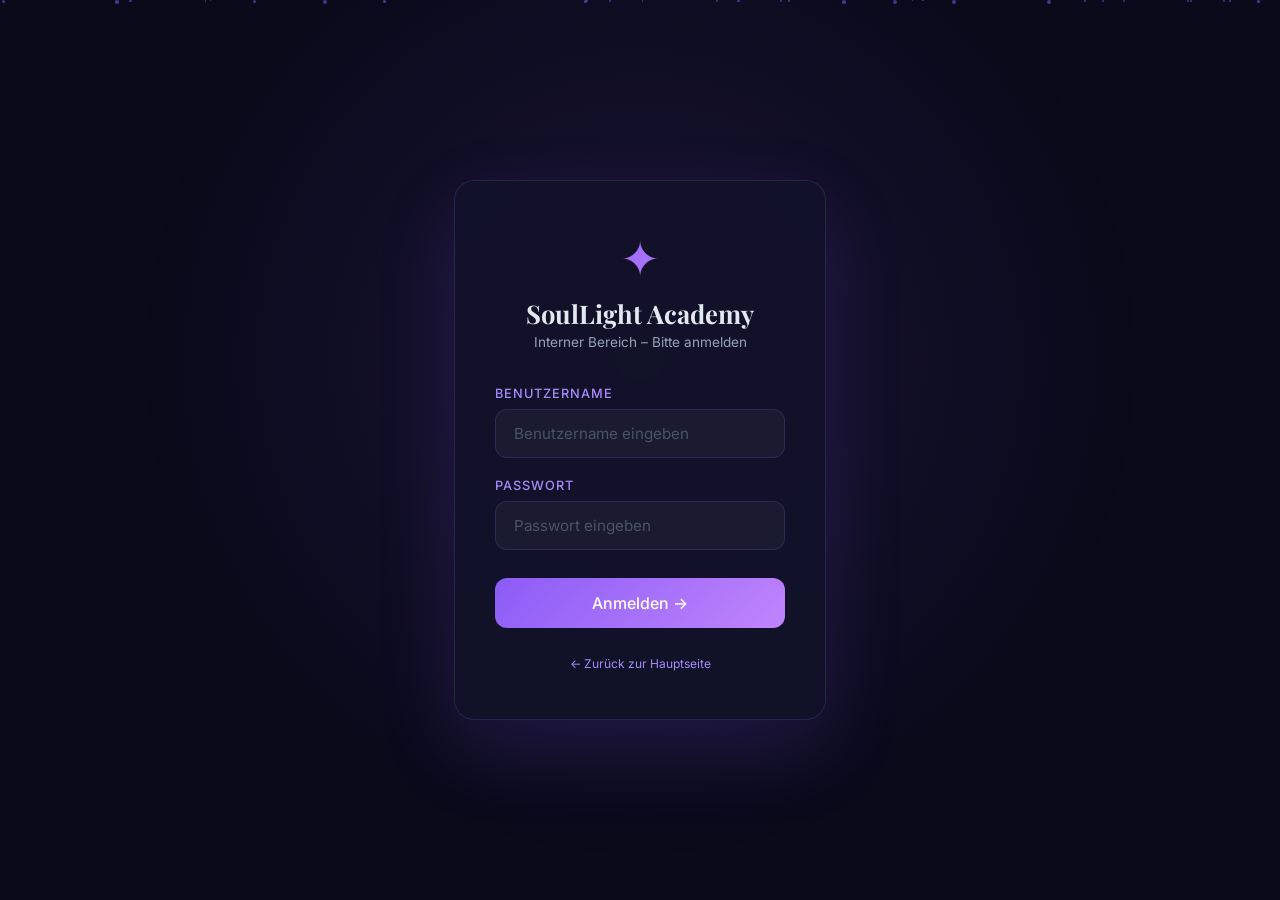
<file: login.html>
<!DOCTYPE html>
<html lang="de">
<head>
    <meta charset="UTF-8">
    <meta name="viewport" content="width=device-width, initial-scale=1.0">
    <title>SoulLight Academy – Interner Bereich</title>
    <link rel="preconnect" href="https://fonts.googleapis.com">
    <link rel="preconnect" href="https://fonts.gstatic.com" crossorigin>
    <link href="https://fonts.googleapis.com/css2?family=Playfair+Display:wght@400;600;700&family=Inter:wght@300;400;500;600&display=swap" rel="stylesheet">
    <style>
        * { margin: 0; padding: 0; box-sizing: border-box; }
        body {
            font-family: 'Inter', sans-serif;
            background: #0a0a1a;
            color: #e2e8f0;
            min-height: 100vh;
            display: flex;
            align-items: center;
            justify-content: center;
            overflow: hidden;
        }
        body::before {
            content: '';
            position: fixed;
            inset: 0;
            background: radial-gradient(circle at 50% 40%, rgba(139,92,246,0.12) 0%, transparent 60%);
            pointer-events: none;
        }
        .particles {
            position: fixed;
            inset: 0;
            pointer-events: none;
            overflow: hidden;
        }
        .particle {
            position: absolute;
            width: 3px;
            height: 3px;
            background: rgba(139,92,246,0.5);
            border-radius: 50%;
            animation: floatUp linear infinite;
        }
        @keyframes floatUp {
            0% { opacity: 0; transform: translateY(100vh) scale(0); }
            10% { opacity: 0.5; }
            90% { opacity: 0.5; }
            100% { opacity: 0; transform: translateY(-50px) scale(1); }
        }
        .login-container {
            position: relative;
            z-index: 10;
            width: 100%;
            max-width: 420px;
            padding: 24px;
        }
        .login-card {
            background: rgba(18, 18, 42, 0.95);
            border: 1px solid rgba(139,92,246,0.2);
            border-radius: 20px;
            padding: 48px 40px;
            backdrop-filter: blur(20px);
            box-shadow: 0 30px 80px rgba(139,92,246,0.15);
            text-align: center;
            transition: border-color 0.3s;
        }
        .login-card:hover { border-color: rgba(139,92,246,0.4); }
        .login-logo {
            font-size: 3rem;
            margin-bottom: 8px;
            background: linear-gradient(135deg, #8b5cf6, #c084fc);
            -webkit-background-clip: text;
            -webkit-text-fill-color: transparent;
        }
        .login-title {
            font-family: 'Playfair Display', serif;
            font-size: 1.6rem;
            margin-bottom: 4px;
        }
        .login-subtitle {
            color: #94a3b8;
            font-size: 0.85rem;
            margin-bottom: 36px;
        }
        .form-group {
            margin-bottom: 20px;
            text-align: left;
        }
        .form-group label {
            display: block;
            font-size: 0.8rem;
            font-weight: 500;
            color: #a78bfa;
            margin-bottom: 8px;
            text-transform: uppercase;
            letter-spacing: 1px;
        }
        .form-group input {
            width: 100%;
            padding: 14px 18px;
            background: rgba(255,255,255,0.04);
            border: 1px solid rgba(139,92,246,0.2);
            border-radius: 12px;
            color: #e2e8f0;
            font-family: 'Inter', sans-serif;
            font-size: 0.95rem;
            outline: none;
            transition: all 0.3s;
        }
        .form-group input:focus {
            border-color: #8b5cf6;
            box-shadow: 0 0 0 3px rgba(139,92,246,0.15);
        }
        .form-group input::placeholder { color: #475569; }
        .login-btn {
            width: 100%;
            padding: 15px;
            background: linear-gradient(135deg, #8b5cf6, #c084fc);
            color: #fff;
            border: none;
            border-radius: 12px;
            font-family: 'Inter', sans-serif;
            font-size: 1rem;
            font-weight: 500;
            cursor: pointer;
            transition: all 0.3s;
            margin-top: 8px;
        }
        .login-btn:hover {
            transform: translateY(-2px);
            box-shadow: 0 8px 30px rgba(139,92,246,0.4);
        }
        .login-btn:active { transform: translateY(0); }
        .error-msg {
            display: none;
            margin-top: 16px;
            padding: 12px 16px;
            background: rgba(239,68,68,0.1);
            border: 1px solid rgba(239,68,68,0.3);
            border-radius: 10px;
            color: #fca5a5;
            font-size: 0.85rem;
        }
        .error-msg.show { display: block; animation: shake 0.4s ease; }
        @keyframes shake {
            0%,100% { transform: translateX(0); }
            25% { transform: translateX(-8px); }
            75% { transform: translateX(8px); }
        }
        .login-footer {
            margin-top: 28px;
            color: #475569;
            font-size: 0.75rem;
        }
        .login-footer a {
            color: #a78bfa;
            text-decoration: none;
        }
        .login-footer a:hover { text-decoration: underline; }
    </style>
</head>
<body>
    <div class="particles" id="particles"></div>

    <div class="login-container">
        <div class="login-card">
            <div class="login-logo">✦</div>
            <h1 class="login-title">SoulLight Academy</h1>
            <p class="login-subtitle">Interner Bereich – Bitte anmelden</p>

            <form id="loginForm" onsubmit="return handleLogin(event)">
                <div class="form-group">
                    <label for="username">Benutzername</label>
                    <input type="text" id="username" placeholder="Benutzername eingeben" autocomplete="username" required>
                </div>
                <div class="form-group">
                    <label for="password">Passwort</label>
                    <input type="password" id="password" placeholder="Passwort eingeben" autocomplete="current-password" required>
                </div>
                <button type="submit" class="login-btn">Anmelden →</button>
                <div class="error-msg" id="errorMsg">⚠️ Benutzername oder Passwort ist falsch.</div>
            </form>

            <div class="login-footer">
                <a href="index.html">← Zurück zur Hauptseite</a>
            </div>
        </div>
    </div>

    <script>
        // Particles
        const pc = document.getElementById('particles');
        for (let i = 0; i < 30; i++) {
            const p = document.createElement('div');
            p.className = 'particle';
            p.style.left = Math.random() * 100 + '%';
            p.style.animationDuration = (Math.random() * 12 + 6) + 's';
            p.style.animationDelay = (Math.random() * 8) + 's';
            p.style.width = (Math.random() * 3 + 1) + 'px';
            p.style.height = p.style.width;
            pc.appendChild(p);
        }

        // Simple hash function for client-side check
        async function sha256(message) {
            const msgBuffer = new TextEncoder().encode(message);
            const hashBuffer = await crypto.subtle.digest('SHA-256', msgBuffer);
            const hashArray = Array.from(new Uint8Array(hashBuffer));
            return hashArray.map(b => b.toString(16).padStart(2, '0')).join('');
        }

        // Pre-computed SHA-256 hashes
        const VALID_USER_HASH = 'd84fe7e07bedb227cffff10009151d96fc944f6a1bd37cff60e8e4626a1eb1c3';
        const VALID_PASS_HASH = '978754917925f097f965b797445aee44f01b41da925a760e21aac3950a511476';

        async function handleLogin(e) {
            e.preventDefault();
            const user = document.getElementById('username').value.trim().toLowerCase();
            const pass = document.getElementById('password').value;

            const userHash = await sha256(user);
            const passHash = await sha256(pass);

            if (userHash === VALID_USER_HASH && passHash === VALID_PASS_HASH) {
                // Store auth token
                const token = await sha256(user + pass + 'soullight2026');
                sessionStorage.setItem('sl_auth', token);
                window.location.href = 'konzept.html';
            } else {
                document.getElementById('errorMsg').classList.add('show');
                setTimeout(() => {
                    document.getElementById('errorMsg').classList.remove('show');
                }, 3000);
            }
            return false;
        }

        // If already logged in, redirect
        if (sessionStorage.getItem('sl_auth')) {
            window.location.href = 'konzept.html';
        }
    </script>
</body>
</html>
</file>
<file: styles.css>
/* ===== CSS VARIABLES ===== */
:root {
    --primary: #8b5cf6;
    --primary-dark: #7c3aed;
    --primary-light: #a78bfa;
    --accent: #c084fc;
    --bg-dark: #0a0a1a;
    --bg-card: #12122a;
    --bg-card-hover: #1a1a3e;
    --text: #e2e8f0;
    --text-muted: #94a3b8;
    --text-light: #cbd5e1;
    --gold: #fbbf24;
    --gradient: linear-gradient(135deg, #8b5cf6, #c084fc, #f0abfc);
    --gradient-bg: linear-gradient(135deg, #0a0a1a 0%, #1a0a2e 50%, #0a0a1a 100%);
    --shadow: 0 20px 60px rgba(139, 92, 246, 0.15);
    --shadow-lg: 0 30px 80px rgba(139, 92, 246, 0.25);
    --radius: 16px;
    --radius-sm: 10px;
    --transition: 0.3s cubic-bezier(0.4, 0, 0.2, 1);
    --font-heading: 'Playfair Display', Georgia, serif;
    --font-body: 'Inter', -apple-system, sans-serif;
}

/* ===== RESET & BASE ===== */
*, *::before, *::after {
    margin: 0;
    padding: 0;
    box-sizing: border-box;
}

html {
    scroll-behavior: smooth;
    scroll-padding-top: 80px;
}

body {
    font-family: var(--font-body);
    background: var(--bg-dark);
    color: var(--text);
    line-height: 1.7;
    overflow-x: hidden;
    -webkit-font-smoothing: antialiased;
}

.container {
    max-width: 1200px;
    margin: 0 auto;
    padding: 0 24px;
}

.section {
    padding: 100px 0;
    position: relative;
}

.gradient-text {
    background: var(--gradient);
    -webkit-background-clip: text;
    -webkit-text-fill-color: transparent;
    background-clip: text;
}

.section-label {
    display: inline-block;
    font-size: 0.85rem;
    font-weight: 500;
    color: var(--primary-light);
    text-transform: uppercase;
    letter-spacing: 3px;
    margin-bottom: 12px;
}

.section-header {
    text-align: center;
    margin-bottom: 64px;
}

.section-header h2 {
    font-family: var(--font-heading);
    font-size: clamp(2rem, 4vw, 3rem);
    margin-bottom: 16px;
}

.section-desc {
    color: var(--text-muted);
    max-width: 600px;
    margin: 0 auto;
    font-size: 1.05rem;
}

/* ===== BUTTONS ===== */
.btn {
    display: inline-flex;
    align-items: center;
    gap: 8px;
    padding: 14px 32px;
    border-radius: 50px;
    font-weight: 500;
    font-size: 0.95rem;
    text-decoration: none;
    cursor: pointer;
    transition: var(--transition);
    border: none;
    font-family: var(--font-body);
}

.btn-primary {
    background: var(--gradient);
    color: #fff;
    box-shadow: 0 4px 20px rgba(139, 92, 246, 0.4);
}

.btn-primary:hover {
    transform: translateY(-2px);
    box-shadow: 0 8px 30px rgba(139, 92, 246, 0.6);
}

.btn-outline {
    border: 1.5px solid rgba(139, 92, 246, 0.5);
    color: var(--text);
    background: transparent;
}

.btn-outline:hover {
    border-color: var(--primary);
    background: rgba(139, 92, 246, 0.1);
    transform: translateY(-2px);
}

.btn-card {
    width: 100%;
    justify-content: center;
    background: rgba(139, 92, 246, 0.15);
    color: var(--primary-light);
    border: 1px solid rgba(139, 92, 246, 0.3);
}

.btn-card:hover {
    background: var(--gradient);
    color: #fff;
    transform: translateY(-2px);
}

.btn-telegram {
    background: #229ED9;
    color: #fff;
    padding: 14px 36px;
    font-size: 1rem;
    box-shadow: 0 4px 20px rgba(34, 158, 217, 0.3);
}

.btn-telegram:hover {
    background: #1a8bc7;
    transform: translateY(-2px);
    box-shadow: 0 8px 30px rgba(34, 158, 217, 0.5);
}

.btn-telegram svg {
    flex-shrink: 0;
}

.btn-package {
    width: 100%;
    justify-content: center;
    background: rgba(139, 92, 246, 0.15);
    color: var(--primary-light);
    border: 1px solid rgba(139, 92, 246, 0.3);
}

.btn-package:hover {
    background: var(--gradient);
    color: #fff;
}

.btn-submit {
    width: 100%;
    justify-content: center;
    font-size: 1rem;
    padding: 16px;
}

/* ===== NAVBAR ===== */
.navbar {
    position: fixed;
    top: 0;
    left: 0;
    right: 0;
    z-index: 1000;
    padding: 16px 0;
    transition: var(--transition);
}

.navbar.scrolled {
    background: rgba(10, 10, 26, 0.95);
    backdrop-filter: blur(20px);
    -webkit-backdrop-filter: blur(20px);
    border-bottom: 1px solid rgba(139, 92, 246, 0.1);
    padding: 10px 0;
}

.nav-container {
    max-width: 1200px;
    margin: 0 auto;
    padding: 0 24px;
    display: flex;
    align-items: center;
    justify-content: space-between;
}

.nav-logo {
    display: flex;
    align-items: center;
    gap: 8px;
    text-decoration: none;
    font-family: var(--font-heading);
    font-size: 1.4rem;
    font-weight: 600;
    color: var(--text);
}

.logo-icon {
    font-size: 1.5rem;
    background: var(--gradient);
    -webkit-background-clip: text;
    -webkit-text-fill-color: transparent;
    background-clip: text;
    animation: pulse-glow 3s ease-in-out infinite;
}

@keyframes pulse-glow {
    0%, 100% { opacity: 1; }
    50% { opacity: 0.6; }
}

.nav-links {
    display: flex;
    align-items: center;
    gap: 32px;
    list-style: none;
}

.nav-links a {
    text-decoration: none;
    color: var(--text-muted);
    font-size: 0.9rem;
    font-weight: 400;
    transition: var(--transition);
}

.nav-links a:hover {
    color: var(--text);
}

.nav-cta {
    background: var(--gradient) !important;
    -webkit-background-clip: unset !important;
    -webkit-text-fill-color: #fff !important;
    background-clip: unset !important;
    color: #fff !important;
    padding: 10px 24px;
    border-radius: 50px;
    font-weight: 500 !important;
}

.nav-cta:hover {
    box-shadow: 0 4px 20px rgba(139, 92, 246, 0.4);
    transform: translateY(-1px);
}

.nav-toggle {
    display: none;
    flex-direction: column;
    gap: 5px;
    background: none;
    border: none;
    cursor: pointer;
    padding: 5px;
}

.nav-toggle span {
    width: 24px;
    height: 2px;
    background: var(--text);
    transition: var(--transition);
    border-radius: 2px;
}

/* ===== HERO ===== */
.hero {
    min-height: 100vh;
    display: flex;
    align-items: center;
    justify-content: center;
    position: relative;
    background: var(--gradient-bg);
    overflow: hidden;
    padding-top: 80px;
}

.hero::before {
    content: '';
    position: absolute;
    top: 50%;
    left: 50%;
    transform: translate(-50%, -50%);
    width: 800px;
    height: 800px;
    background: radial-gradient(circle, rgba(139, 92, 246, 0.12) 0%, transparent 70%);
    pointer-events: none;
}

.hero-particles {
    position: absolute;
    inset: 0;
    pointer-events: none;
    overflow: hidden;
}

.particle {
    position: absolute;
    width: 4px;
    height: 4px;
    background: var(--primary-light);
    border-radius: 50%;
    opacity: 0;
    animation: float-particle linear infinite;
}

@keyframes float-particle {
    0% {
        opacity: 0;
        transform: translateY(100vh) scale(0);
    }
    10% {
        opacity: 0.6;
    }
    90% {
        opacity: 0.6;
    }
    100% {
        opacity: 0;
        transform: translateY(-100px) scale(1);
    }
}

.hero-content {
    text-align: center;
    position: relative;
    z-index: 2;
    max-width: 800px;
    padding: 0 24px;
}

.hero-tagline {
    font-size: 0.9rem;
    letter-spacing: 4px;
    text-transform: uppercase;
    color: var(--primary-light);
    margin-bottom: 24px;
    font-weight: 400;
}

.hero h1 {
    font-family: var(--font-heading);
    font-size: clamp(2.5rem, 6vw, 4.5rem);
    line-height: 1.2;
    margin-bottom: 24px;
    font-weight: 700;
}

.hero-description {
    font-size: clamp(1rem, 2vw, 1.15rem);
    color: var(--text-muted);
    max-width: 600px;
    margin: 0 auto 40px;
    line-height: 1.8;
}

.hero-buttons {
    display: flex;
    gap: 16px;
    justify-content: center;
    flex-wrap: wrap;
    margin-bottom: 48px;
}

.hero-platforms {
    display: flex;
    align-items: center;
    justify-content: center;
    gap: 16px;
    flex-wrap: wrap;
}

.hero-platforms > span {
    color: var(--text-muted);
    font-size: 0.85rem;
}

.platform-badges {
    display: flex;
    gap: 8px;
}

.badge {
    padding: 6px 16px;
    background: rgba(139, 92, 246, 0.1);
    border: 1px solid rgba(139, 92, 246, 0.2);
    border-radius: 50px;
    font-size: 0.8rem;
    color: var(--text-light);
}

.hero-scroll {
    position: absolute;
    bottom: 40px;
    left: 50%;
    transform: translateX(-50%);
    z-index: 2;
}

.hero-scroll a {
    display: flex;
    flex-direction: column;
    align-items: center;
    gap: 8px;
    text-decoration: none;
    color: var(--text-muted);
    font-size: 0.8rem;
    letter-spacing: 2px;
    text-transform: uppercase;
}

.scroll-arrow {
    animation: bounce 2s ease-in-out infinite;
    font-size: 1.2rem;
}

@keyframes bounce {
    0%, 100% { transform: translateY(0); }
    50% { transform: translateY(8px); }
}

/* ===== ABOUT ===== */
.about {
    background: var(--bg-dark);
}

.about-grid {
    display: grid;
    grid-template-columns: 1fr 1fr;
    gap: 80px;
    align-items: center;
}

.about-image {
    display: flex;
    justify-content: center;
}

.image-placeholder {
    width: 350px;
    height: 350px;
    border-radius: 50%;
    background: rgba(139, 92, 246, 0.05);
    display: flex;
    align-items: center;
    justify-content: center;
    position: relative;
}

.aura-ring {
    position: absolute;
    inset: -20px;
    border-radius: 50%;
    border: 1px solid rgba(139, 92, 246, 0.15);
    animation: aura-pulse 4s ease-in-out infinite;
}

.ring-2 {
    inset: -45px;
    border-color: rgba(192, 132, 252, 0.1);
    animation-delay: 1s;
}

@keyframes aura-pulse {
    0%, 100% { transform: scale(1); opacity: 0.5; }
    50% { transform: scale(1.05); opacity: 1; }
}

.about-icon {
    font-size: 8rem;
}

.about-content h2 {
    font-family: var(--font-heading);
    font-size: clamp(1.8rem, 3vw, 2.5rem);
    margin-bottom: 20px;
}

.about-content p {
    color: var(--text-muted);
    margin-bottom: 16px;
    font-size: 1.02rem;
}

.about-stats {
    display: grid;
    grid-template-columns: repeat(3, 1fr);
    gap: 24px;
    margin-top: 36px;
    padding-top: 36px;
    border-top: 1px solid rgba(139, 92, 246, 0.15);
}

.stat {
    text-align: center;
}

.stat-number {
    display: block;
    font-family: var(--font-heading);
    font-size: 2.2rem;
    font-weight: 700;
    background: var(--gradient);
    -webkit-background-clip: text;
    -webkit-text-fill-color: transparent;
    background-clip: text;
}

.stat-number::after {
    content: '+';
}

.stat-label {
    font-size: 0.8rem;
    color: var(--text-muted);
    display: block;
    margin-top: 4px;
}

/* ===== SERVICES ===== */
.services {
    background: linear-gradient(180deg, var(--bg-dark) 0%, #0d0d25 100%);
}

.services-grid {
    display: grid;
    grid-template-columns: repeat(4, 1fr);
    gap: 24px;
}

.service-card {
    position: relative;
    background: var(--bg-card);
    border: 1px solid rgba(139, 92, 246, 0.1);
    border-radius: var(--radius);
    padding: 36px 28px;
    transition: var(--transition);
    overflow: hidden;
    display: flex;
    flex-direction: column;
}

.service-card:hover {
    transform: translateY(-8px);
    border-color: rgba(139, 92, 246, 0.3);
    box-shadow: var(--shadow);
}

.service-card.featured {
    border-color: rgba(139, 92, 246, 0.4);
    background: linear-gradient(135deg, rgba(139, 92, 246, 0.08), rgba(192, 132, 252, 0.04));
}

.card-badge {
    position: absolute;
    top: 16px;
    right: 16px;
    background: var(--gradient);
    color: #fff;
    font-size: 0.7rem;
    font-weight: 600;
    padding: 4px 12px;
    border-radius: 50px;
    text-transform: uppercase;
    letter-spacing: 1px;
}

.card-glow {
    position: absolute;
    top: -50%;
    left: -50%;
    width: 200%;
    height: 200%;
    background: radial-gradient(circle at center, rgba(139, 92, 246, 0.06), transparent 50%);
    opacity: 0;
    transition: var(--transition);
    pointer-events: none;
}

.service-card:hover .card-glow {
    opacity: 1;
}

.card-icon {
    font-size: 2.8rem;
    margin-bottom: 20px;
}

.service-card h3 {
    font-family: var(--font-heading);
    font-size: 1.25rem;
    margin-bottom: 12px;
}

.service-card p {
    color: var(--text-muted);
    font-size: 0.9rem;
    margin-bottom: 20px;
    line-height: 1.7;
}

.card-features {
    list-style: none;
    margin-bottom: 24px;
    flex-grow: 1;
}

.card-features li {
    padding: 6px 0;
    font-size: 0.85rem;
    color: var(--text-light);
    border-bottom: 1px solid rgba(255,255,255,0.04);
    padding-left: 16px;
    position: relative;
}

.card-features li::before {
    content: '•';
    position: absolute;
    left: 0;
    color: var(--primary-light);
}

.card-price {
    display: flex;
    align-items: baseline;
    gap: 8px;
    margin-bottom: 20px;
}

.card-price span {
    color: var(--text-muted);
    font-size: 0.85rem;
}

.card-price strong {
    font-family: var(--font-heading);
    font-size: 1.6rem;
    background: var(--gradient);
    -webkit-background-clip: text;
    -webkit-text-fill-color: transparent;
    background-clip: text;
}

/* ===== PACKAGES ===== */
.packages {
    background: var(--bg-dark);
}

.packages-grid {
    display: grid;
    grid-template-columns: repeat(3, 1fr);
    gap: 32px;
    align-items: stretch;
}

.package-card {
    background: var(--bg-card);
    border: 1px solid rgba(139, 92, 246, 0.1);
    border-radius: var(--radius);
    padding: 40px 32px;
    text-align: center;
    transition: var(--transition);
    position: relative;
    display: flex;
    flex-direction: column;
}

.package-card:hover {
    transform: translateY(-8px);
    box-shadow: var(--shadow);
}

.package-featured {
    border-color: var(--primary);
    background: linear-gradient(135deg, rgba(139, 92, 246, 0.1), rgba(192, 132, 252, 0.05));
    transform: scale(1.04);
}

.package-featured:hover {
    transform: scale(1.04) translateY(-8px);
}

.package-badge {
    position: absolute;
    top: -14px;
    left: 50%;
    transform: translateX(-50%);
    background: var(--gradient);
    color: #fff;
    font-size: 0.75rem;
    font-weight: 600;
    padding: 6px 20px;
    border-radius: 50px;
    text-transform: uppercase;
    letter-spacing: 1px;
}

.package-emoji {
    font-size: 3rem;
    display: block;
    margin-bottom: 12px;
}

.package-header h3 {
    font-family: var(--font-heading);
    font-size: 1.5rem;
    margin-bottom: 4px;
}

.package-subtitle {
    color: var(--text-muted);
    font-size: 0.9rem;
    margin-bottom: 24px;
}

.package-price {
    margin-bottom: 28px;
}

.price-old {
    text-decoration: line-through;
    color: var(--text-muted);
    font-size: 0.95rem;
    display: block;
    margin-bottom: 4px;
}

.price-current {
    font-family: var(--font-heading);
    font-size: 2.5rem;
    font-weight: 700;
    background: var(--gradient);
    -webkit-background-clip: text;
    -webkit-text-fill-color: transparent;
    background-clip: text;
}

.package-features {
    list-style: none;
    margin-bottom: 32px;
    text-align: left;
    flex-grow: 1;
}

.package-features li {
    padding: 10px 0;
    font-size: 0.9rem;
    color: var(--text-light);
    border-bottom: 1px solid rgba(255,255,255,0.04);
}

/* ===== PROCESS ===== */
.process {
    background: linear-gradient(180deg, var(--bg-dark) 0%, #0d0d25 100%);
}

.process-steps {
    position: relative;
    max-width: 700px;
    margin: 0 auto;
}

.process-line {
    position: absolute;
    left: 32px;
    top: 0;
    bottom: 0;
    width: 2px;
    background: linear-gradient(180deg, var(--primary), transparent);
}

.process-step {
    display: flex;
    gap: 32px;
    margin-bottom: 48px;
    position: relative;
}

.process-step:last-child {
    margin-bottom: 0;
}

.step-number {
    width: 64px;
    height: 64px;
    min-width: 64px;
    border-radius: 50%;
    background: var(--bg-card);
    border: 2px solid var(--primary);
    display: flex;
    align-items: center;
    justify-content: center;
    font-family: var(--font-heading);
    font-size: 1.2rem;
    font-weight: 700;
    color: var(--primary-light);
    position: relative;
    z-index: 2;
}

.step-content h3 {
    font-family: var(--font-heading);
    font-size: 1.3rem;
    margin-bottom: 8px;
    margin-top: 8px;
}

.step-content p {
    color: var(--text-muted);
    font-size: 0.95rem;
}

/* ===== TELEGRAM ===== */
.telegram {
    background: var(--bg-dark);
    overflow: hidden;
}

.telegram-content {
    background: linear-gradient(135deg, rgba(34, 158, 217, 0.08), rgba(139, 92, 246, 0.08));
    border: 1px solid rgba(34, 158, 217, 0.2);
    border-radius: var(--radius);
    padding: 60px;
}

.telegram-info h2 {
    font-family: var(--font-heading);
    font-size: clamp(1.8rem, 3vw, 2.5rem);
    margin-bottom: 16px;
}

.telegram-info > p {
    color: var(--text-muted);
    max-width: 600px;
    margin-bottom: 36px;
    font-size: 1.02rem;
}

.telegram-features {
    display: flex;
    flex-direction: column;
    gap: 24px;
    margin-bottom: 36px;
}

.tg-feature {
    display: flex;
    gap: 16px;
    align-items: flex-start;
}

.tg-icon {
    font-size: 2rem;
    min-width: 40px;
}

.tg-feature strong {
    display: block;
    margin-bottom: 4px;
    font-size: 1rem;
}

.tg-feature p {
    color: var(--text-muted);
    font-size: 0.9rem;
    margin: 0;
}

/* ===== TESTIMONIALS ===== */
.testimonials {
    background: linear-gradient(180deg, #0d0d25 0%, var(--bg-dark) 100%);
}

.testimonials-slider {
    max-width: 900px;
    margin: 0 auto;
    overflow: hidden;
}

.testimonial-track {
    display: flex;
    transition: transform 0.5s cubic-bezier(0.4, 0, 0.2, 1);
}

.testimonial-card {
    min-width: 100%;
    padding: 48px;
    background: var(--bg-card);
    border: 1px solid rgba(139, 92, 246, 0.1);
    border-radius: var(--radius);
    text-align: center;
}

.testimonial-stars {
    color: var(--gold);
    font-size: 1.2rem;
    margin-bottom: 20px;
    letter-spacing: 4px;
}

.testimonial-card p {
    font-size: 1.1rem;
    font-style: italic;
    color: var(--text-light);
    line-height: 1.8;
    margin-bottom: 28px;
    max-width: 600px;
    margin-left: auto;
    margin-right: auto;
}

.testimonial-author {
    display: flex;
    align-items: center;
    justify-content: center;
    gap: 12px;
}

.author-avatar {
    width: 48px;
    height: 48px;
    border-radius: 50%;
    background: var(--gradient);
    display: flex;
    align-items: center;
    justify-content: center;
    color: #fff;
    font-weight: 600;
    font-size: 1.1rem;
}

.testimonial-author strong {
    display: block;
    font-size: 0.95rem;
}

.testimonial-author span {
    color: var(--text-muted);
    font-size: 0.8rem;
}

.testimonial-nav {
    display: flex;
    align-items: center;
    justify-content: center;
    gap: 16px;
    margin-top: 32px;
}

.testi-btn {
    width: 44px;
    height: 44px;
    border-radius: 50%;
    background: var(--bg-card);
    border: 1px solid rgba(139, 92, 246, 0.2);
    color: var(--text);
    cursor: pointer;
    font-size: 1.1rem;
    transition: var(--transition);
    display: flex;
    align-items: center;
    justify-content: center;
}

.testi-btn:hover {
    background: var(--primary);
    border-color: var(--primary);
}

.testi-dots {
    display: flex;
    gap: 8px;
}

.testi-dot {
    width: 10px;
    height: 10px;
    border-radius: 50%;
    background: rgba(139, 92, 246, 0.2);
    cursor: pointer;
    transition: var(--transition);
}

.testi-dot.active {
    background: var(--primary);
    width: 28px;
    border-radius: 5px;
}

/* ===== FAQ ===== */
.faq {
    background: var(--bg-dark);
}

.faq-list {
    max-width: 750px;
    margin: 0 auto;
}

.faq-item {
    border-bottom: 1px solid rgba(139, 92, 246, 0.1);
}

.faq-question {
    width: 100%;
    display: flex;
    justify-content: space-between;
    align-items: center;
    padding: 24px 0;
    background: none;
    border: none;
    color: var(--text);
    font-size: 1.05rem;
    cursor: pointer;
    text-align: left;
    font-family: var(--font-body);
    transition: var(--transition);
}

.faq-question:hover {
    color: var(--primary-light);
}

.faq-toggle {
    font-size: 1.5rem;
    color: var(--primary-light);
    transition: var(--transition);
    min-width: 24px;
    text-align: center;
}

.faq-item.active .faq-toggle {
    transform: rotate(45deg);
}

.faq-answer {
    max-height: 0;
    overflow: hidden;
    transition: max-height 0.4s ease, padding 0.4s ease;
}

.faq-item.active .faq-answer {
    max-height: 300px;
    padding-bottom: 24px;
}

.faq-answer p {
    color: var(--text-muted);
    font-size: 0.95rem;
    line-height: 1.7;
}

/* ===== CONTACT ===== */
.contact {
    background: linear-gradient(180deg, var(--bg-dark) 0%, #0d0d25 100%);
}

.contact-grid {
    display: grid;
    grid-template-columns: 1fr 1fr;
    gap: 64px;
    align-items: start;
}

.contact-info h2 {
    font-family: var(--font-heading);
    font-size: clamp(1.8rem, 3vw, 2.5rem);
    margin-bottom: 16px;
}

.contact-info > p {
    color: var(--text-muted);
    margin-bottom: 32px;
    font-size: 1.02rem;
}

.contact-channels {
    display: flex;
    flex-direction: column;
    gap: 16px;
}

.contact-channel {
    display: flex;
    align-items: center;
    gap: 16px;
    padding: 16px 20px;
    background: var(--bg-card);
    border: 1px solid rgba(139, 92, 246, 0.1);
    border-radius: var(--radius-sm);
    text-decoration: none;
    color: var(--text);
    transition: var(--transition);
}

.contact-channel:hover {
    border-color: rgba(139, 92, 246, 0.3);
    transform: translateX(4px);
}

.channel-icon {
    font-size: 1.5rem;
}

.contact-channel strong {
    display: block;
    font-size: 0.9rem;
}

.contact-channel span {
    color: var(--text-muted);
    font-size: 0.85rem;
}

.contact-form {
    background: var(--bg-card);
    border: 1px solid rgba(139, 92, 246, 0.1);
    border-radius: var(--radius);
    padding: 40px;
}

.form-group {
    margin-bottom: 20px;
}

.form-group label {
    display: block;
    font-size: 0.85rem;
    font-weight: 500;
    color: var(--text-light);
    margin-bottom: 8px;
}

.form-group input,
.form-group select,
.form-group textarea {
    width: 100%;
    padding: 14px 18px;
    background: rgba(255, 255, 255, 0.04);
    border: 1px solid rgba(139, 92, 246, 0.15);
    border-radius: var(--radius-sm);
    color: var(--text);
    font-family: var(--font-body);
    font-size: 0.95rem;
    transition: var(--transition);
    outline: none;
}

.form-group input:focus,
.form-group select:focus,
.form-group textarea:focus {
    border-color: var(--primary);
    box-shadow: 0 0 0 3px rgba(139, 92, 246, 0.15);
}

.form-group select {
    appearance: none;
    background-image: url("data:image/svg+xml,%3Csvg xmlns='http://www.w3.org/2000/svg' width='12' height='12' viewBox='0 0 12 12'%3E%3Cpath fill='%238b5cf6' d='M6 8L1 3h10z'/%3E%3C/svg%3E");
    background-repeat: no-repeat;
    background-position: right 16px center;
    padding-right: 40px;
}

.form-group select option {
    background: var(--bg-card);
    color: var(--text);
}

.form-group textarea {
    resize: vertical;
    min-height: 100px;
}

.form-success {
    margin-top: 16px;
    padding: 16px;
    background: rgba(34, 197, 94, 0.1);
    border: 1px solid rgba(34, 197, 94, 0.3);
    border-radius: var(--radius-sm);
    color: #86efac;
    text-align: center;
    font-size: 0.95rem;
}

/* ===== FOOTER ===== */
.footer {
    background: #060612;
    padding: 60px 0 0;
    border-top: 1px solid rgba(139, 92, 246, 0.1);
}

.footer-content {
    display: flex;
    justify-content: space-between;
    align-items: center;
    flex-wrap: wrap;
    gap: 32px;
    padding-bottom: 40px;
    border-bottom: 1px solid rgba(255,255,255,0.05);
}

.footer-brand {
    display: flex;
    flex-direction: column;
    gap: 8px;
}

.footer-brand .logo-icon {
    font-size: 1.2rem;
}

.footer-logo {
    font-family: var(--font-heading);
    font-size: 1.2rem;
    font-weight: 600;
}

.footer-brand p {
    color: var(--text-muted);
    font-size: 0.85rem;
}

.footer-links {
    display: flex;
    gap: 24px;
    flex-wrap: wrap;
}

.footer-links a {
    text-decoration: none;
    color: var(--text-muted);
    font-size: 0.9rem;
    transition: var(--transition);
}

.footer-links a:hover {
    color: var(--primary-light);
}

.footer-social {
    display: flex;
    gap: 16px;
}

.footer-social a {
    font-size: 1.3rem;
    text-decoration: none;
    transition: var(--transition);
}

.footer-social a:hover {
    transform: scale(1.2);
}

.footer-bottom {
    padding: 24px 0;
    text-align: center;
}

.footer-bottom p {
    color: var(--text-muted);
    font-size: 0.8rem;
}

/* ===== ANIMATIONS ===== */
[data-aos] {
    opacity: 0;
    transform: translateY(30px);
    transition: opacity 0.8s ease, transform 0.8s ease;
}

[data-aos="fade-right"] {
    transform: translateX(-30px);
}

[data-aos="fade-left"] {
    transform: translateX(30px);
}

[data-aos].aos-animate {
    opacity: 1;
    transform: translate(0);
}

/* ===== RESPONSIVE ===== */
@media (max-width: 1024px) {
    .services-grid {
        grid-template-columns: repeat(2, 1fr);
    }
}

@media (max-width: 768px) {
    .section {
        padding: 72px 0;
    }

    .nav-links {
        position: fixed;
        top: 0;
        right: -100%;
        width: 280px;
        height: 100vh;
        background: rgba(10, 10, 26, 0.98);
        backdrop-filter: blur(20px);
        flex-direction: column;
        padding: 100px 40px;
        gap: 24px;
        transition: var(--transition);
        border-left: 1px solid rgba(139, 92, 246, 0.1);
    }

    .nav-links.active {
        right: 0;
    }

    .nav-toggle {
        display: flex;
        z-index: 1001;
    }

    .nav-toggle.active span:nth-child(1) {
        transform: rotate(45deg) translate(5px, 5px);
    }

    .nav-toggle.active span:nth-child(2) {
        opacity: 0;
    }

    .nav-toggle.active span:nth-child(3) {
        transform: rotate(-45deg) translate(5px, -5px);
    }

    .about-grid {
        grid-template-columns: 1fr;
        gap: 48px;
        text-align: center;
    }

    .image-placeholder {
        width: 250px;
        height: 250px;
    }

    .about-icon {
        font-size: 5rem;
    }

    .services-grid {
        grid-template-columns: 1fr;
        max-width: 450px;
        margin: 0 auto;
    }

    .packages-grid {
        grid-template-columns: 1fr;
        max-width: 420px;
        margin: 0 auto;
    }

    .package-featured {
        transform: none;
    }

    .package-featured:hover {
        transform: translateY(-8px);
    }

    .contact-grid {
        grid-template-columns: 1fr;
        gap: 48px;
    }

    .telegram-content {
        padding: 36px 24px;
    }

    .testimonial-card {
        padding: 32px 24px;
    }

    .process-line {
        left: 24px;
    }

    .step-number {
        width: 48px;
        height: 48px;
        min-width: 48px;
        font-size: 1rem;
    }

    .process-step {
        gap: 20px;
    }

    .footer-content {
        flex-direction: column;
        text-align: center;
    }

    .footer-links {
        justify-content: center;
    }

    .hero-buttons {
        flex-direction: column;
        align-items: center;
    }

    .btn {
        width: 100%;
        max-width: 300px;
        justify-content: center;
    }
}

@media (max-width: 480px) {
    .hero h1 {
        font-size: 2rem;
    }

    .contact-form {
        padding: 24px;
    }

    .about-stats {
        grid-template-columns: 1fr;
        gap: 16px;
    }
}
</file>
